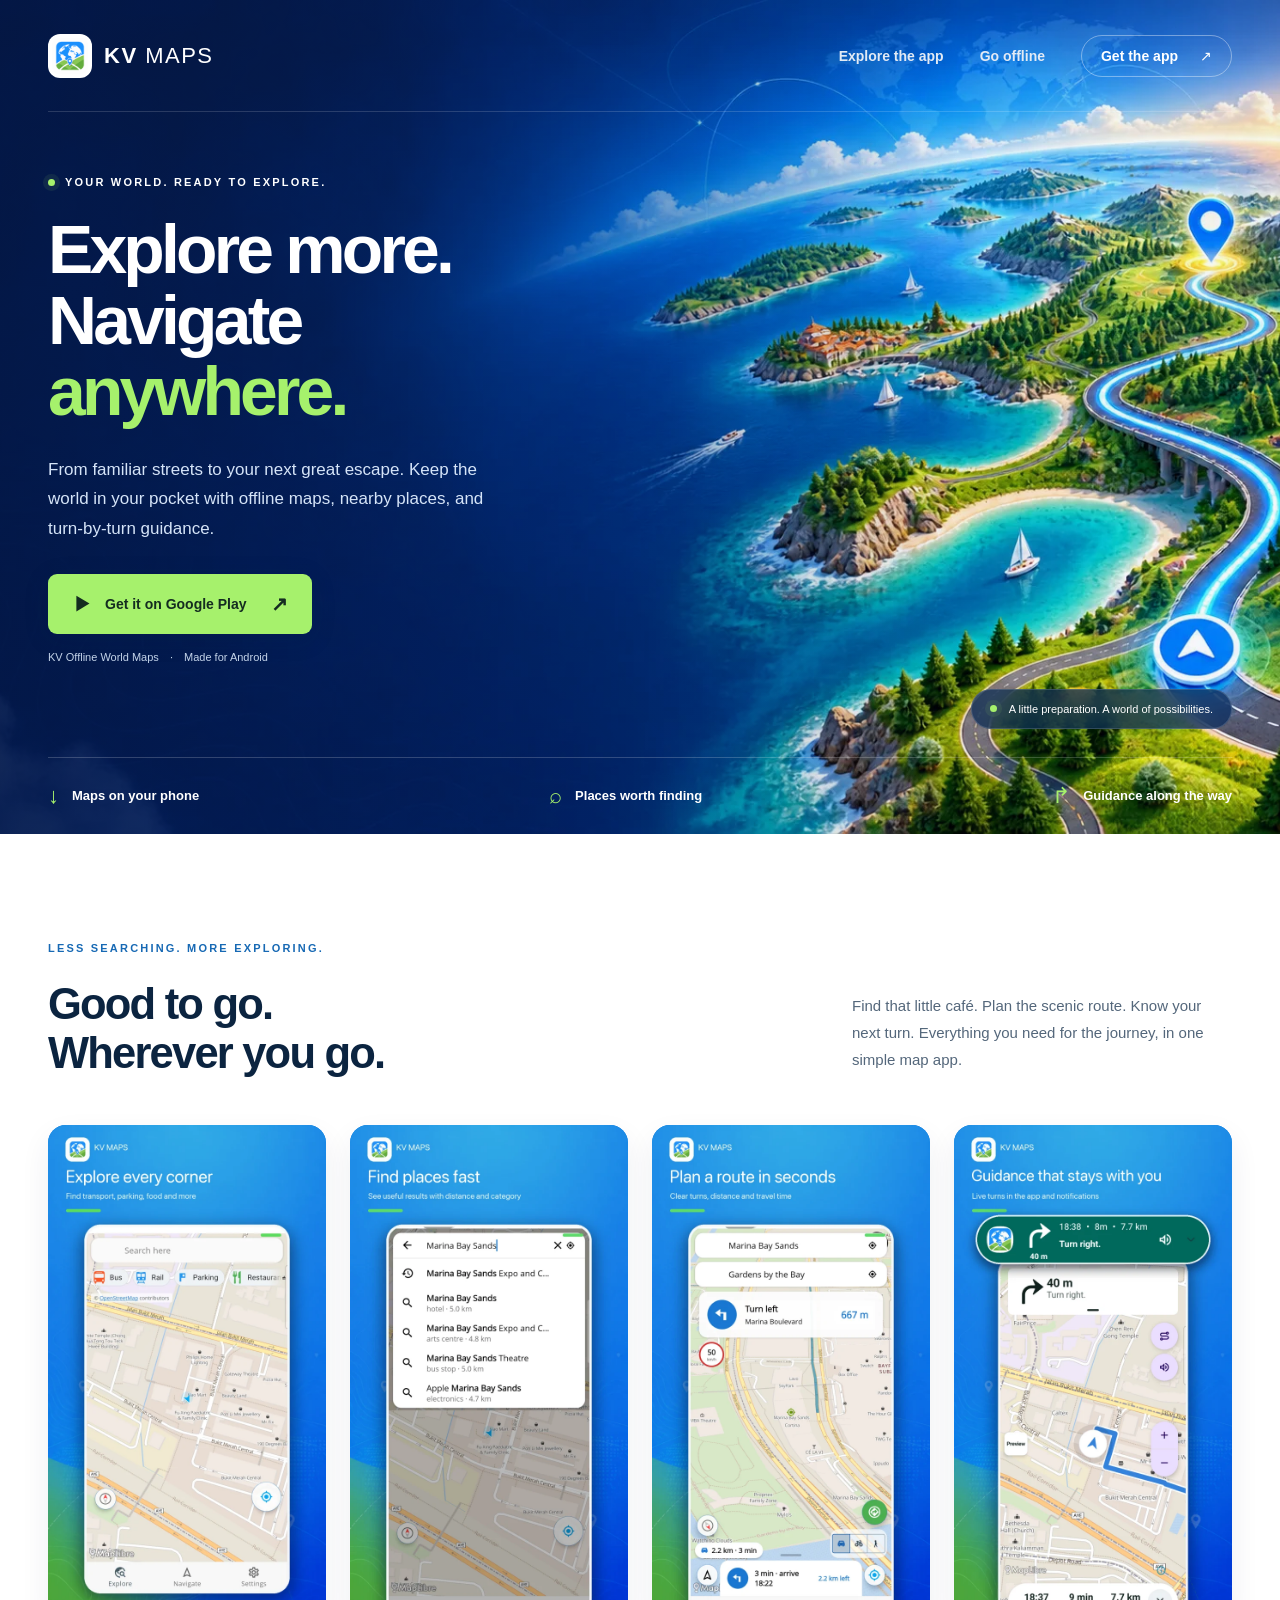
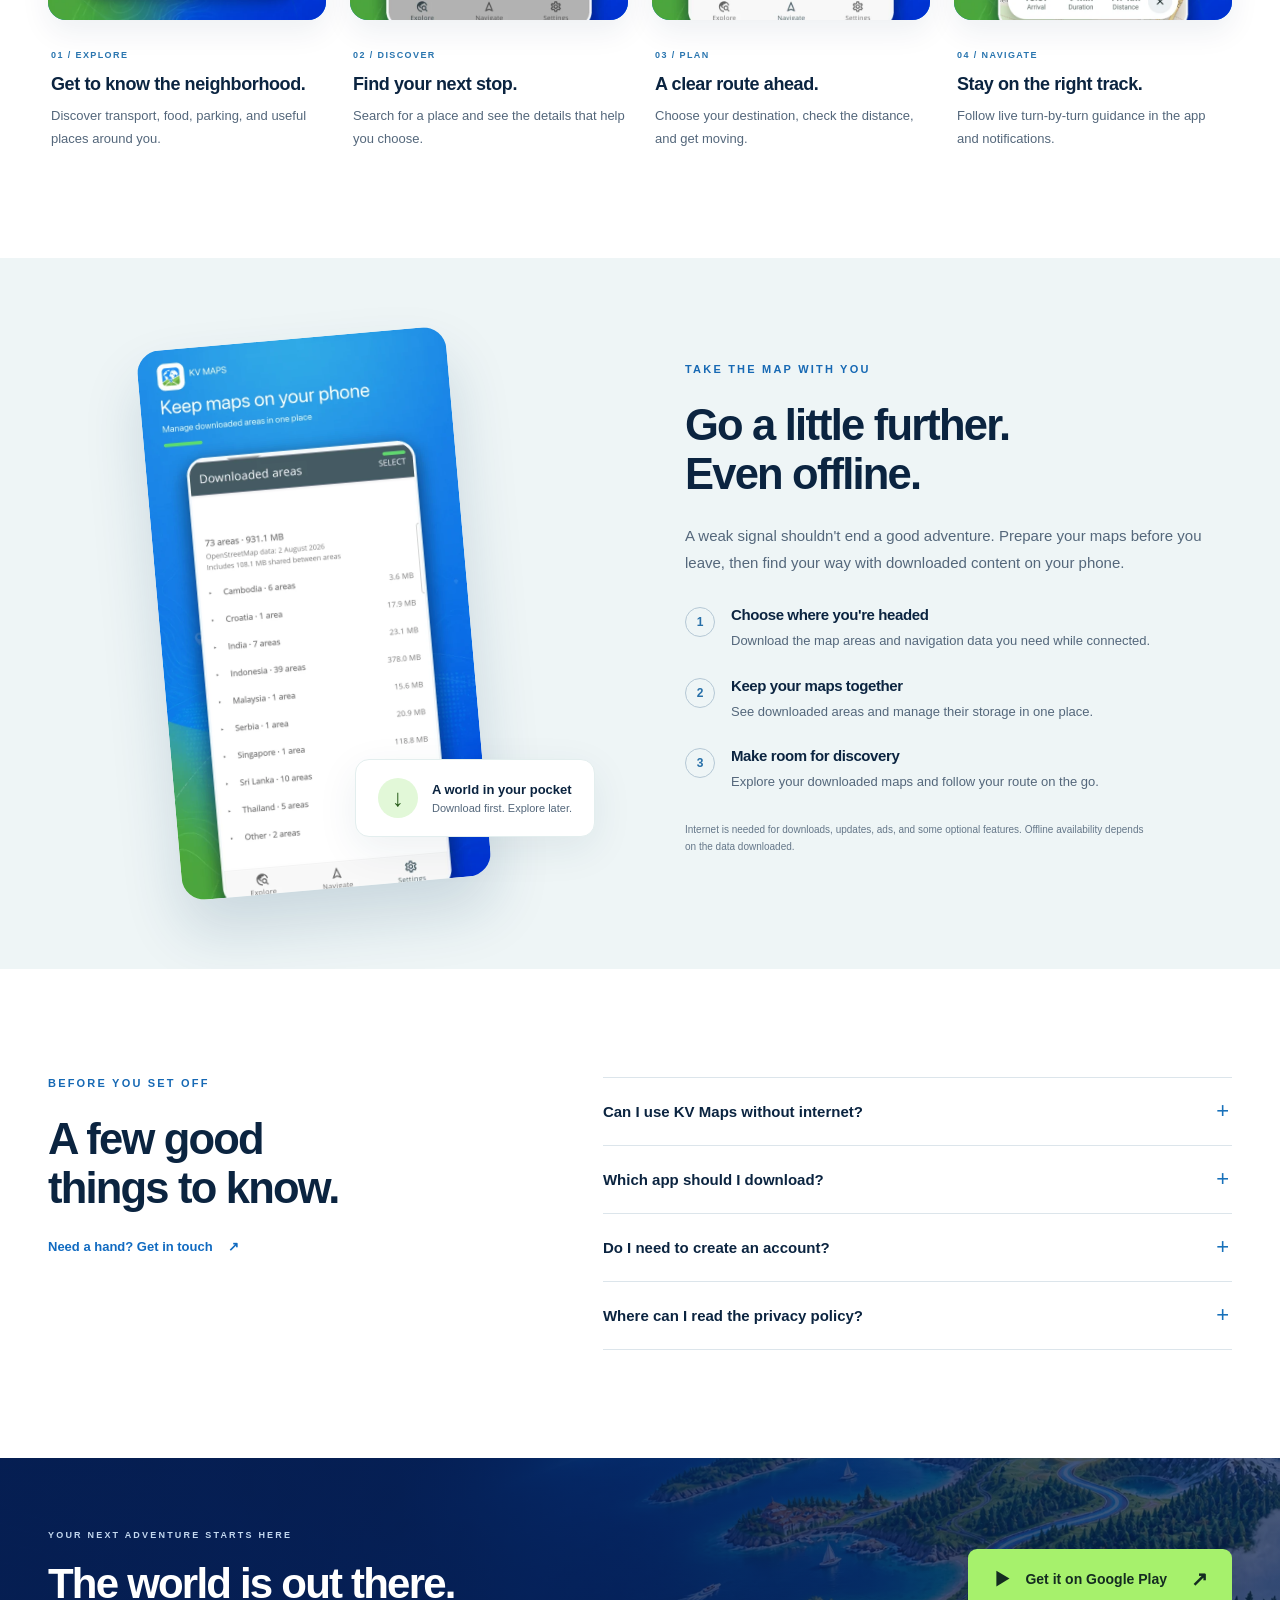
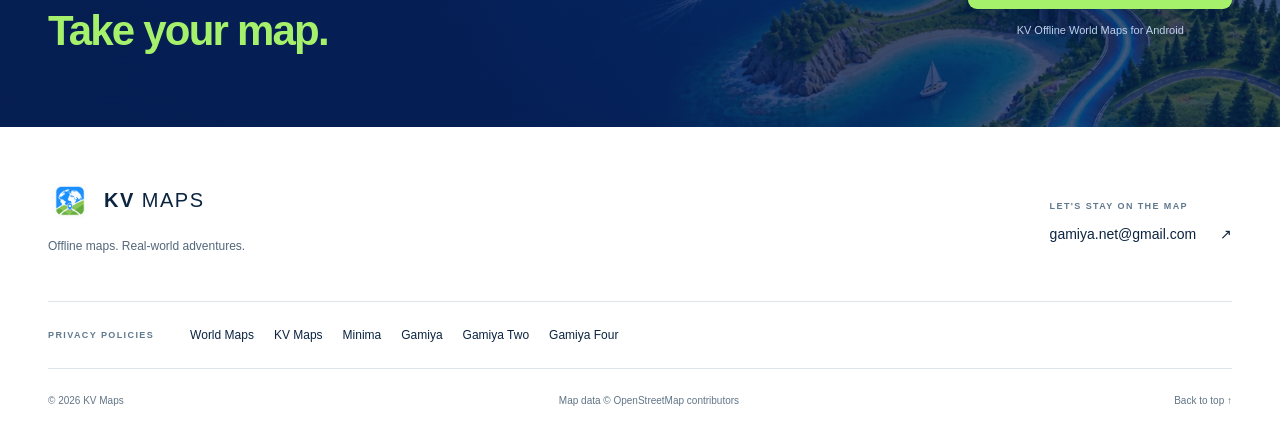
<file: index.html>
<!DOCTYPE html>
<html lang="en">
<head>
  <meta charset="UTF-8">
  <meta name="viewport" content="width=device-width, initial-scale=1">
  <meta name="theme-color" content="#061e50">
  <title>KV Maps — Explore more. Navigate anywhere.</title>
  <meta name="description" content="Meet KV Offline World Maps for Android. Download maps, discover nearby places, and find your way with turn-by-turn navigation.">
  <link rel="canonical" href="https://kvmaps.com/">
  <link rel="icon" type="image/webp" href="assets/kv-maps-icon.webp">
  <link rel="preload" as="image" href="assets/world-map-landscape.webp">
  <link rel="stylesheet" href="stylesheets/landing.css">
  <meta property="og:type" content="website">
  <meta property="og:site_name" content="KV Maps">
  <meta property="og:title" content="KV Maps — Explore more. Navigate anywhere.">
  <meta property="og:description" content="Offline maps, nearby places, and live navigation. Your next adventure starts here.">
  <meta property="og:url" content="https://kvmaps.com/">
  <meta property="og:image" content="https://kvmaps.com/assets/social-preview.png">
  <meta property="og:image:width" content="1024">
  <meta property="og:image:height" content="500">
  <meta property="og:image:alt" content="KV Maps: Explore more. Navigate anywhere. A coastal landscape with a glowing navigation route.">
  <meta name="twitter:card" content="summary_large_image">
  <meta name="twitter:title" content="KV Maps — Explore more. Navigate anywhere.">
  <meta name="twitter:description" content="Offline maps, nearby places, and live navigation for Android.">
  <meta name="twitter:image" content="https://kvmaps.com/assets/social-preview.png">
</head>
<body>
  <a class="skip-link" href="#main">Skip to content</a>
  <main id="main">
  <div class="hero-shell">
    <header class="site-header wrap">
      <a class="brand" href="/" aria-label="KV Maps home"><img src="assets/kv-maps-icon.webp" width="44" height="44" alt=""><span>KV <b>MAPS</b></span></a>
      <nav aria-label="Main navigation">
        <a href="#features">Explore the app</a>
        <a href="#offline">Go offline</a>
        <a class="nav-download" href="https://play.google.com/store/apps/details?id=com.kvmaps.worldmap">Get the app <span aria-hidden="true">↗</span></a>
      </nav>
    </header>
      <section class="hero wrap" aria-labelledby="hero-title">
        <div class="hero-copy">
          <p class="eyebrow"><span class="status-dot"></span> YOUR WORLD. READY TO EXPLORE.</p>
          <h1 id="hero-title">Explore more.<br>Navigate <em>anywhere.</em></h1>
          <p class="hero-description">From familiar streets to your next great escape. Keep the world in your pocket with offline maps, nearby places, and turn-by-turn guidance.</p>
          <a class="button button-green" href="https://play.google.com/store/apps/details?id=com.kvmaps.worldmap"><svg viewBox="0 0 24 24" aria-hidden="true"><path d="m5 3 15 9L5 21Z"/></svg><span>Get it on Google Play</span><span aria-hidden="true">↗</span></a>
          <p class="hero-note">KV Offline World Maps <span>·</span> Made for Android</p>
        </div>
        <div class="hero-caption"><span class="status-dot"></span> A little preparation. A world of possibilities.</div>
      </section>
      <div class="benefits wrap" aria-label="App highlights"><span><i aria-hidden="true">↓</i> Maps on your phone</span><span><i aria-hidden="true">⌕</i> Places worth finding</span><span><i aria-hidden="true">↱</i> Guidance along the way</span></div>
  </div>

  <section class="features section-space" id="features" aria-labelledby="features-title">
    <div class="wrap">
      <div class="section-heading">
        <div><p class="eyebrow blue-label">LESS SEARCHING. MORE EXPLORING.</p><h2 id="features-title">Good to go.<br>Wherever you go.</h2></div>
        <p>Find that little café. Plan the scenic route. Know your next turn. Everything you need for the journey, in one simple map app.</p>
      </div>
      <div class="screenshot-grid">
        <figure><div class="screenshot"><img src="assets/explore.webp" alt="KV Maps Explore screen showing nearby transport, parking, and restaurants on the map." width="648" height="1152" loading="lazy" decoding="async"></div><figcaption><span class="feature-number">01 / EXPLORE</span><h3>Get to know the neighborhood.</h3><p>Discover transport, food, parking, and useful places around you.</p></figcaption></figure>
        <figure><div class="screenshot"><img src="assets/search.webp" alt="A search for Marina Bay Sands with place categories and distances." width="648" height="1152" loading="lazy" decoding="async"></div><figcaption><span class="feature-number">02 / DISCOVER</span><h3>Find your next stop.</h3><p>Search for a place and see the details that help you choose.</p></figcaption></figure>
        <figure><div class="screenshot"><img src="assets/routes.webp" alt="A route from Marina Bay Sands to Gardens by the Bay, with distance and travel time." width="648" height="1152" loading="lazy" decoding="async"></div><figcaption><span class="feature-number">03 / PLAN</span><h3>A clear route ahead.</h3><p>Choose your destination, check the distance, and get moving.</p></figcaption></figure>
        <figure><div class="screenshot"><img src="assets/navigation.webp" alt="Active navigation with the next turn, arrival time, and a live navigation notification." width="648" height="1152" loading="lazy" decoding="async"></div><figcaption><span class="feature-number">04 / NAVIGATE</span><h3>Stay on the right track.</h3><p>Follow live turn-by-turn guidance in the app and notifications.</p></figcaption></figure>
      </div>
    </div>
  </section>

  <section class="offline-section" id="offline" aria-labelledby="offline-title">
    <div class="wrap offline-layout">
      <div class="offline-visual">
        <div class="offline-image"><img src="assets/offline.webp" alt="Downloaded areas in KV Maps, organized by country with storage sizes." width="648" height="1152" loading="lazy" decoding="async"></div>
        <div class="offline-label"><span class="offline-label-icon" aria-hidden="true">↓</span><span><strong>A world in your pocket</strong><small>Download first. Explore later.</small></span></div>
      </div>
      <div class="offline-copy">
        <p class="eyebrow blue-label">TAKE THE MAP WITH YOU</p>
        <h2 id="offline-title">Go a little further.<br>Even offline.</h2>
        <p class="section-description">A weak signal shouldn't end a good adventure. Prepare your maps before you leave, then find your way with downloaded content on your phone.</p>
        <ol class="steps">
          <li><span class="step-number">1</span><div><h3>Choose where you're headed</h3><p>Download the map areas and navigation data you need while connected.</p></div></li>
          <li><span class="step-number">2</span><div><h3>Keep your maps together</h3><p>See downloaded areas and manage their storage in one place.</p></div></li>
          <li><span class="step-number">3</span><div><h3>Make room for discovery</h3><p>Explore your downloaded maps and follow your route on the go.</p></div></li>
        </ol>
        <p class="fine-print">Internet is needed for downloads, updates, ads, and some optional features. Offline availability depends on the data downloaded.</p>
      </div>
    </div>
  </section>

  <section class="faq-section wrap section-space" aria-labelledby="faq-title">
    <div><p class="eyebrow blue-label">BEFORE YOU SET OFF</p><h2 id="faq-title">A few good<br>things to know.</h2><a class="text-link" href="mailto:gamiya.net@gmail.com">Need a hand? Get in touch <span aria-hidden="true">↗</span></a></div>
    <div class="faq-list">
      <details><summary>Can I use KV Maps without internet?</summary><p>Yes. Download the relevant maps and navigation data while you have a connection. Downloaded content is stored on your phone for offline use. Downloads, updates, ads, and certain optional features still need internet access.</p></details>
      <details><summary>Which app should I download?</summary><p>For the world map app featured here, choose <a href="https://play.google.com/store/apps/details?id=com.kvmaps.worldmap">KV Offline World Maps on Google Play</a>. It is shown as KV Maps in the app and is available for Android.</p></details>
      <details><summary>Do I need to create an account?</summary><p>No account is required to use KV Offline World Maps. Your downloaded content, preferences, and saved search history are stored on your device.</p></details>
      <details><summary>Where can I read the privacy policy?</summary><p>Read the <a href="privacy-worldmap.html">KV Offline World Maps privacy policy</a> for information about device data, permissions, advertising, and service providers. Policies for our other apps are linked below.</p></details>
    </div>
  </section>

  <section class="download-section" aria-labelledby="download-title">
    <div class="wrap download-inner"><div><p class="eyebrow">YOUR NEXT ADVENTURE STARTS HERE</p><h2 id="download-title">The world is out there.<br><span>Take your map.</span></h2></div><div class="download-action"><a class="button button-green" href="https://play.google.com/store/apps/details?id=com.kvmaps.worldmap"><svg viewBox="0 0 24 24" aria-hidden="true"><path d="m5 3 15 9L5 21Z"/></svg><span>Get it on Google Play</span><span aria-hidden="true">↗</span></a><p>KV Offline World Maps for Android</p></div></div>
  </section>
  </main>

  <footer class="site-footer wrap">
    <div class="footer-top"><div><a class="brand" href="/" aria-label="KV Maps home"><img src="assets/kv-maps-icon.webp" width="44" height="44" alt=""><span>KV <b>MAPS</b></span></a><p>Offline maps. Real-world adventures.</p></div><div class="footer-contact"><span class="footer-label">LET'S STAY ON THE MAP</span><a href="mailto:gamiya.net@gmail.com">gamiya.net@gmail.com <span aria-hidden="true">↗</span></a></div></div>
    <div class="privacy-links"><span class="footer-label">PRIVACY POLICIES</span><nav aria-label="Privacy policies"><a href="privacy-worldmap.html">World Maps</a><a href="privacy-kvmaps.html">KV Maps</a><a href="privacy-minima.html">Minima</a><a href="privacy-gamiya.html">Gamiya</a><a href="privacy-gamiya-two.html">Gamiya Two</a><a href="privacy-gamiya-four.html">Gamiya Four</a></nav></div>
    <div class="footer-bottom"><span>© 2026 KV Maps</span><span>Map data © <a href="https://www.openstreetmap.org/copyright">OpenStreetMap contributors</a></span><a href="#main">Back to top ↑</a></div>
  </footer>
</body>
</html>
</file>
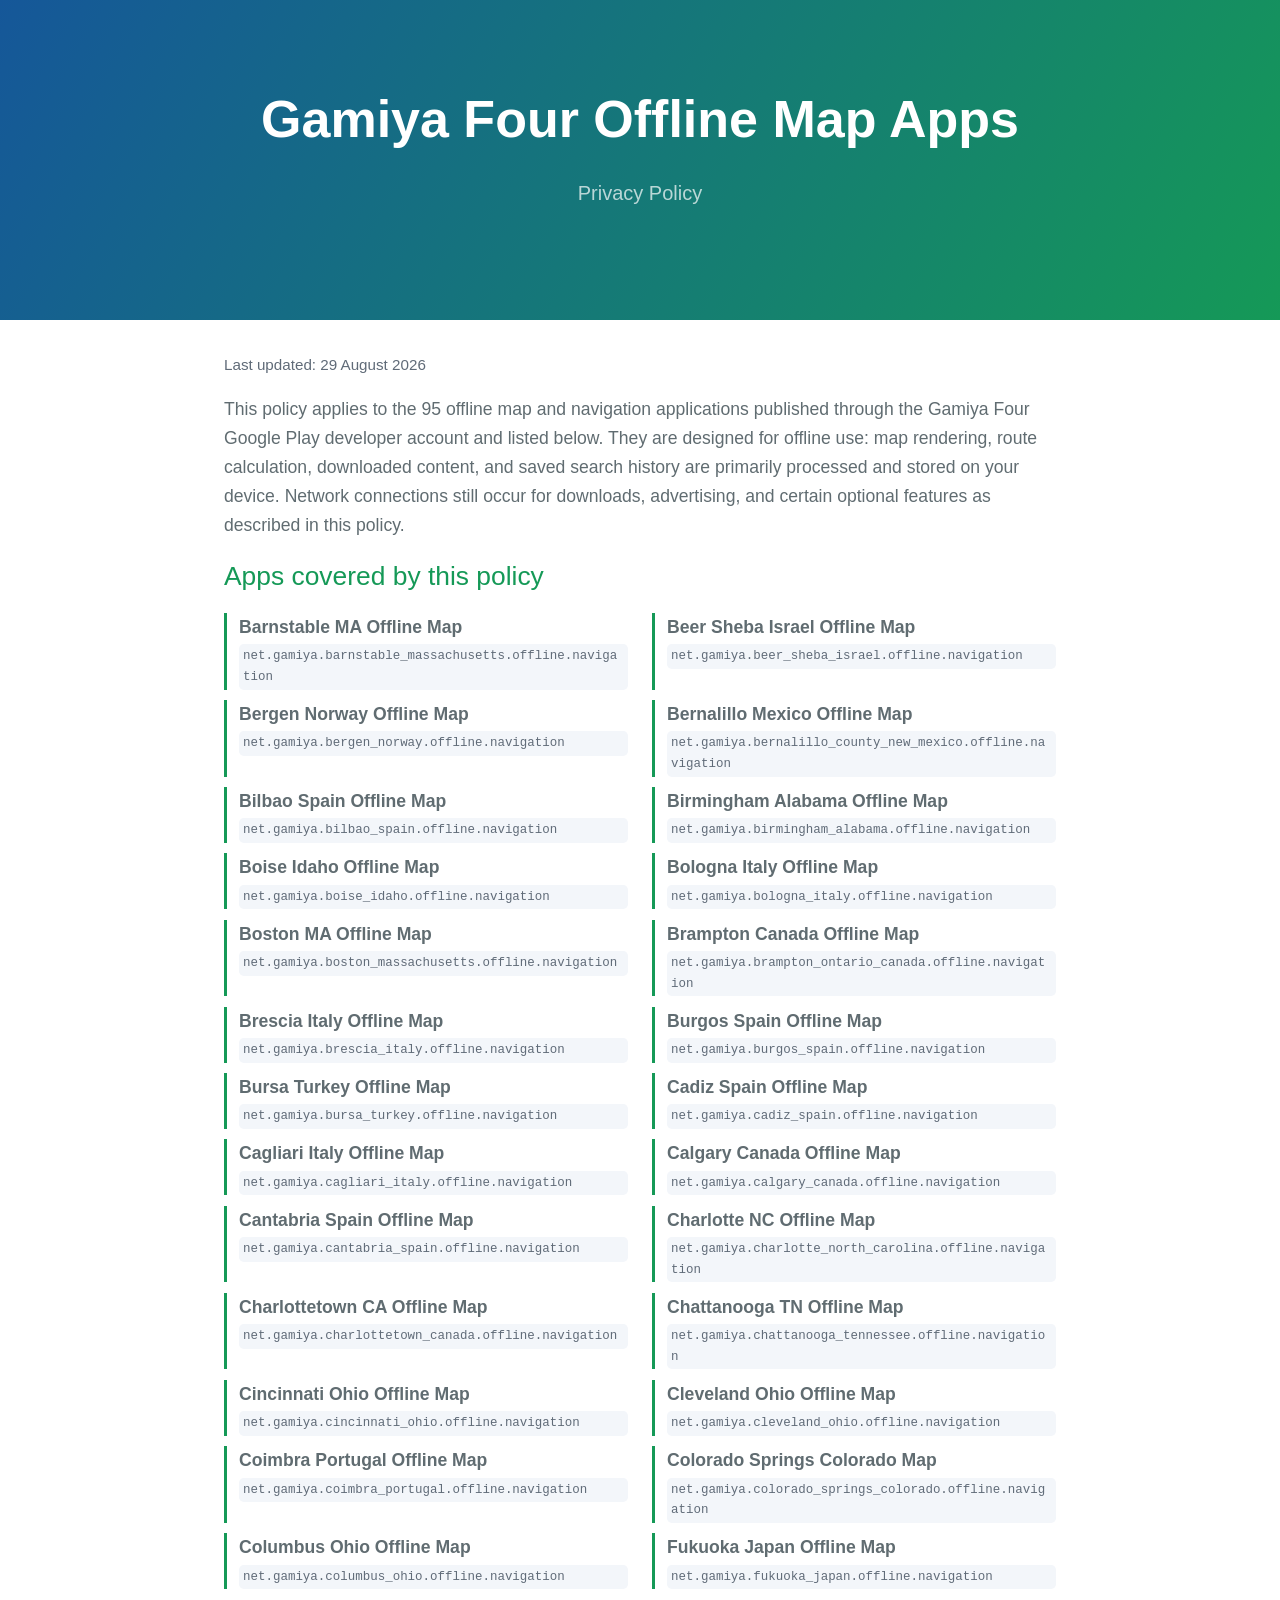
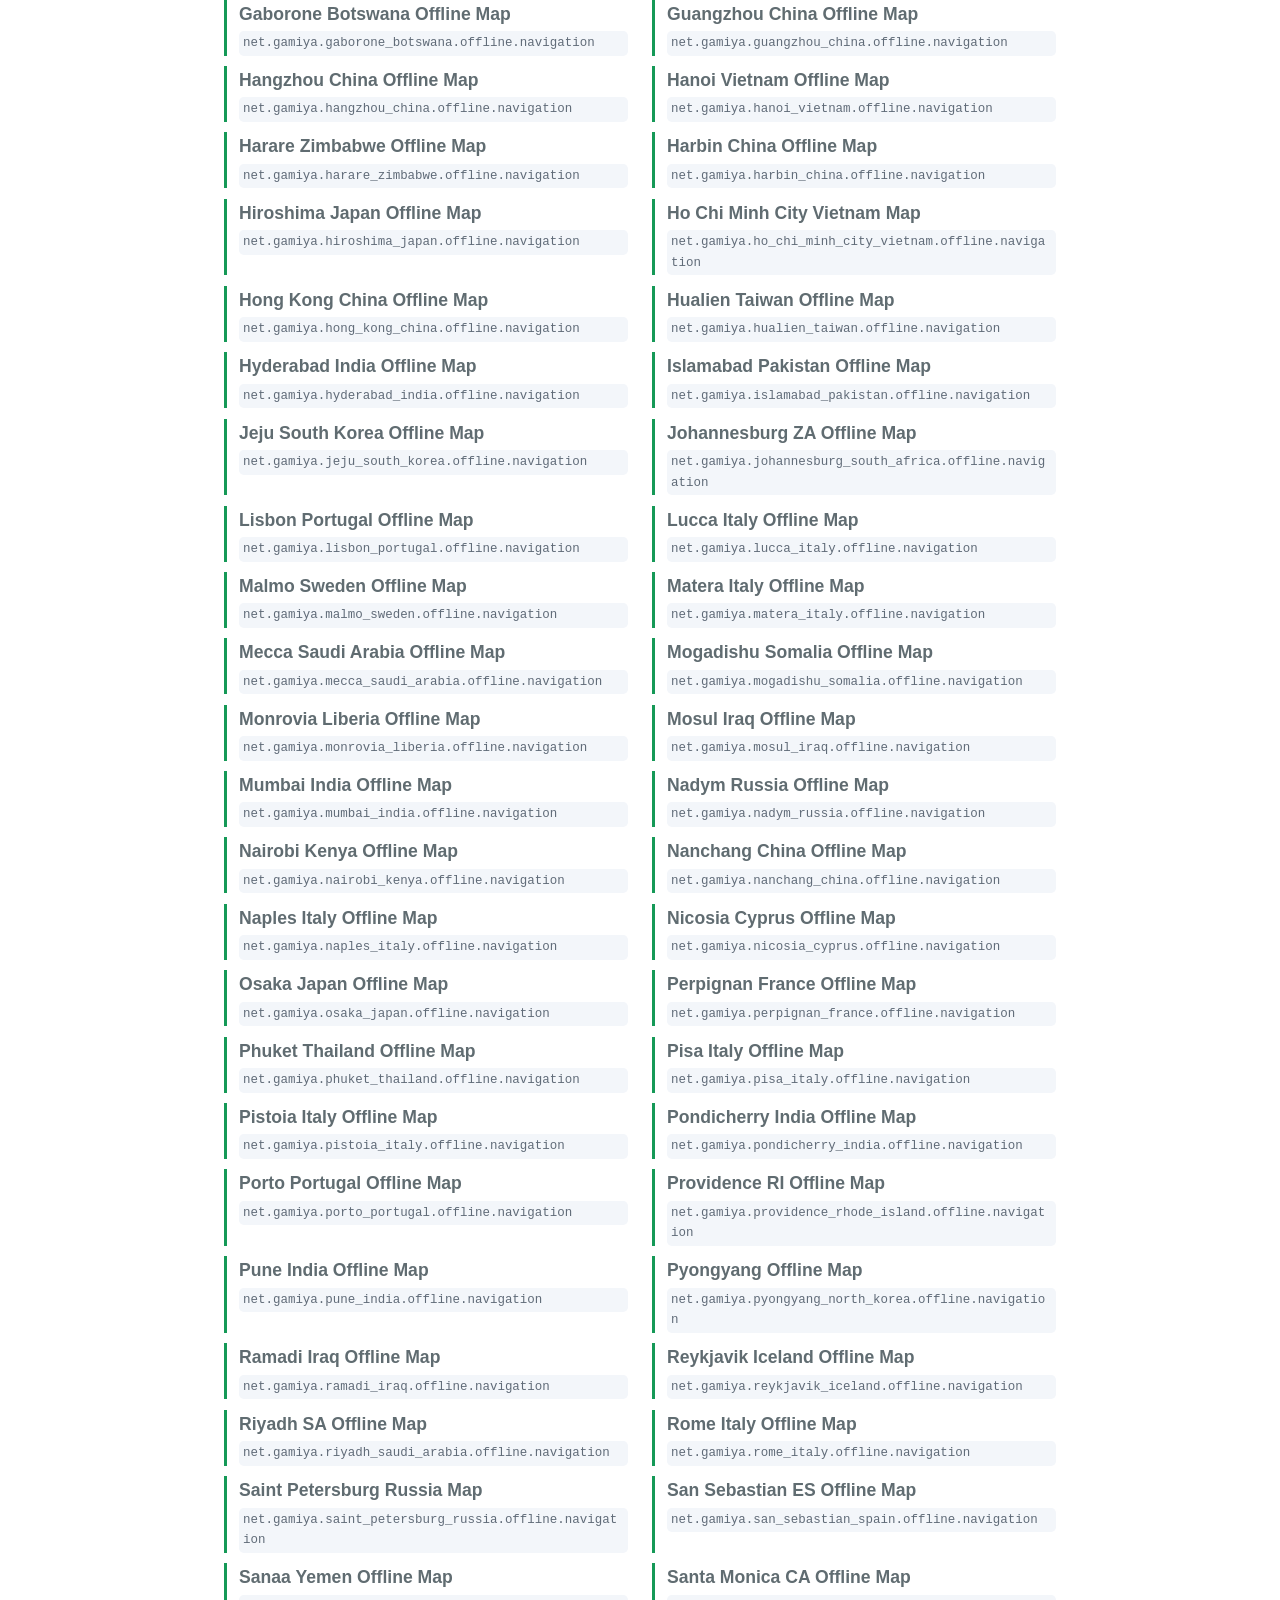
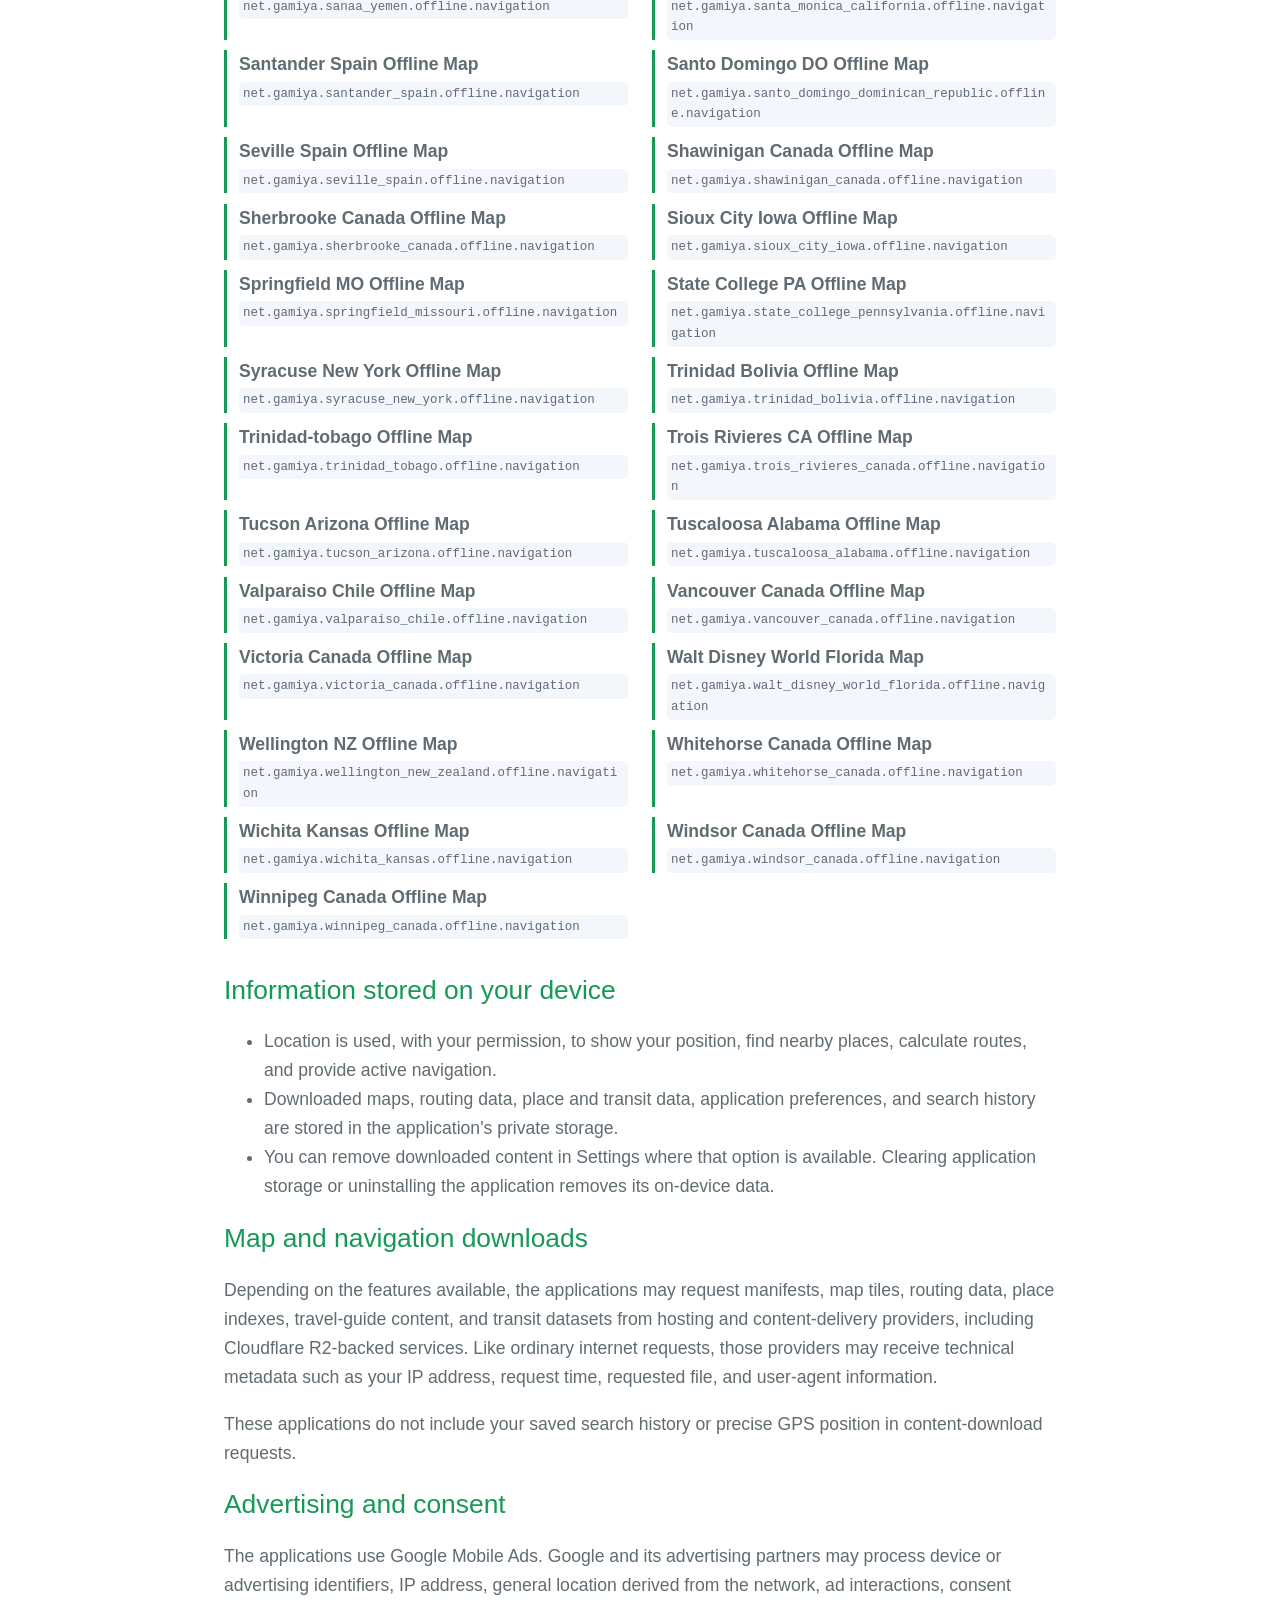
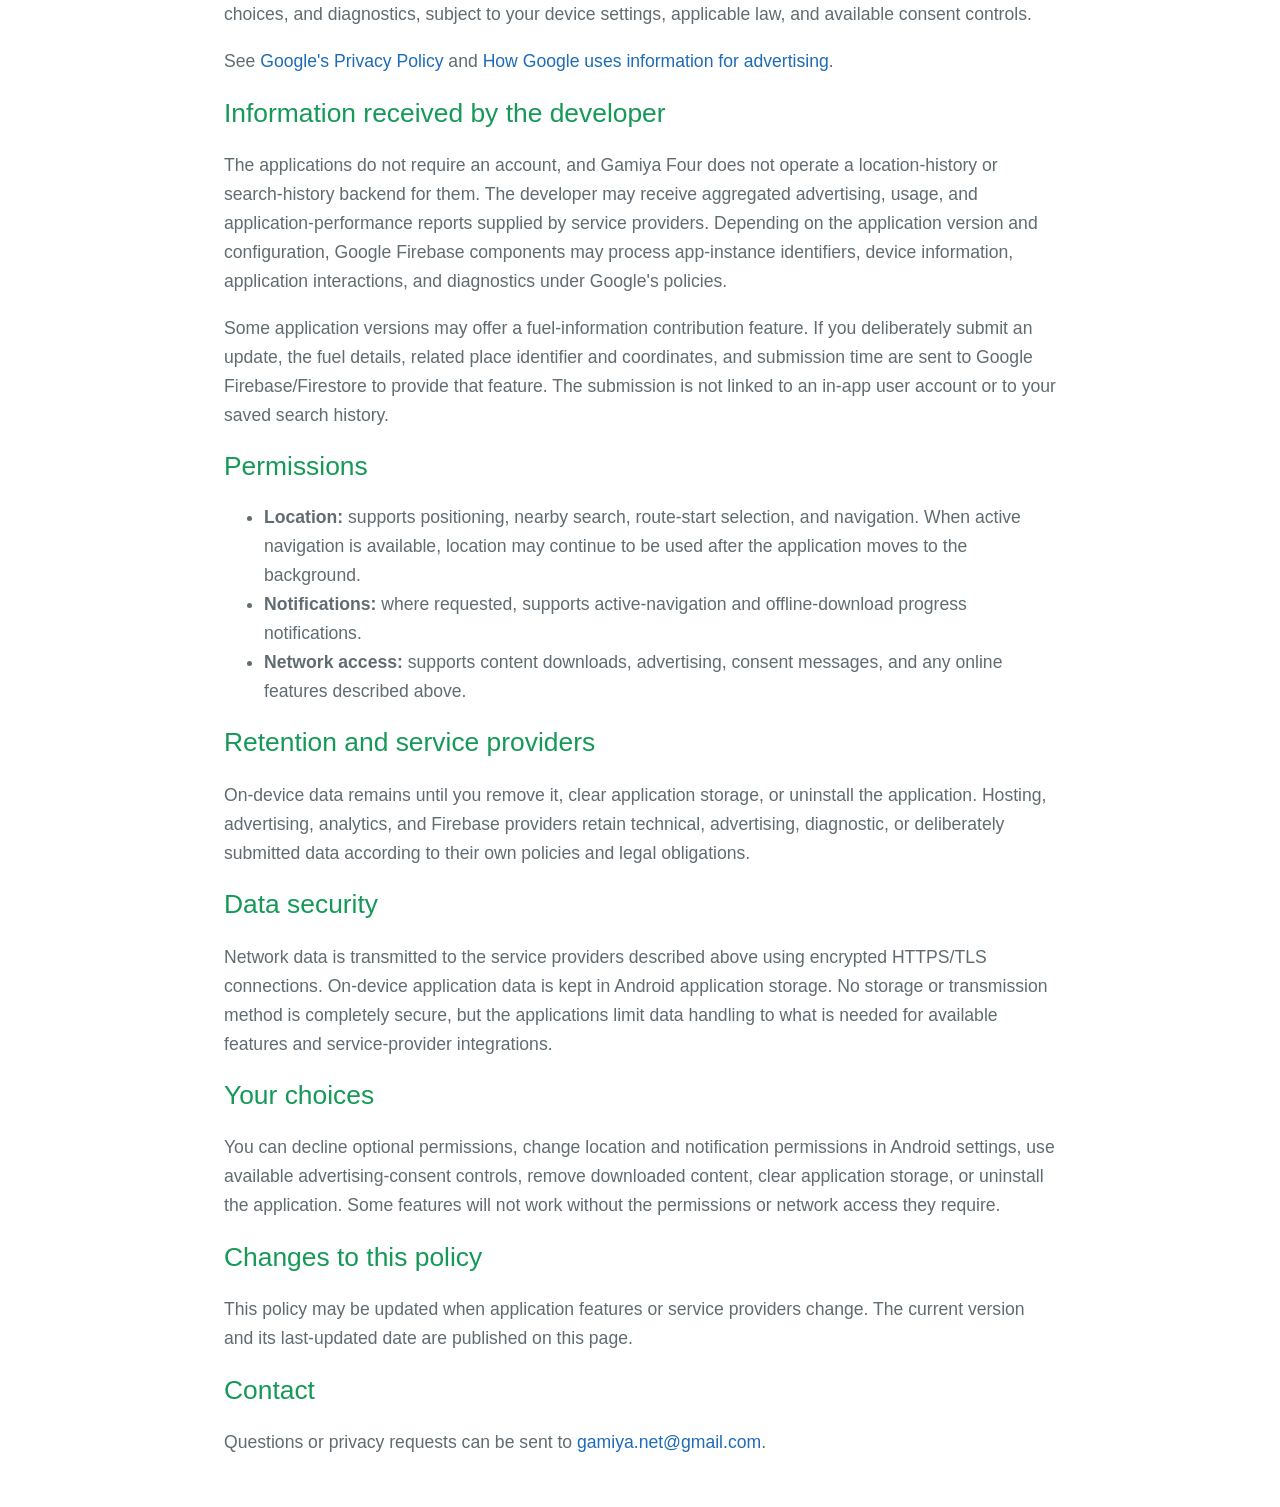
<file: privacy-gamiya-four.html>
<!DOCTYPE html>
<html lang="en">
  <head>
    <meta charset="UTF-8">
    <meta name="viewport" content="width=device-width, initial-scale=1">
    <meta name="description" content="Privacy policy for Gamiya Four Offline Map Apps.">
    <title>Gamiya Four Offline Map Apps - Privacy Policy</title>
    <link rel="stylesheet" href="stylesheets/normalize.css">
    <link rel="stylesheet" href="stylesheets/stylesheet.css">
    <link rel="stylesheet" href="stylesheets/privacy-policy.css">
  </head>
  <body>
    <header class="page-header">
      <h1 class="project-name">Gamiya Four Offline Map Apps</h1>
      <p class="project-tagline">Privacy Policy</p>
    </header>

    <main class="main-content policy-content">
      <p class="last-updated">Last updated: 29 August 2026</p>
      <p>This policy applies to the 95 offline map and navigation applications published through the Gamiya Four Google Play developer account and listed below. They are designed for offline use: map rendering, route calculation, downloaded content, and saved search history are primarily processed and stored on your device. Network connections still occur for downloads, advertising, and certain optional features as described in this policy.</p>

      <section aria-labelledby="covered-apps">
        <h2 id="covered-apps">Apps covered by this policy</h2>
        <ul class="app-list">
          <li><strong>Barnstable MA Offline Map</strong><code>net.gamiya.barnstable_massachusetts.offline.navigation</code></li>
          <li><strong>Beer Sheba Israel Offline Map</strong><code>net.gamiya.beer_sheba_israel.offline.navigation</code></li>
          <li><strong>Bergen Norway Offline Map</strong><code>net.gamiya.bergen_norway.offline.navigation</code></li>
          <li><strong>Bernalillo Mexico Offline Map</strong><code>net.gamiya.bernalillo_county_new_mexico.offline.navigation</code></li>
          <li><strong>Bilbao Spain Offline Map</strong><code>net.gamiya.bilbao_spain.offline.navigation</code></li>
          <li><strong>Birmingham Alabama Offline Map</strong><code>net.gamiya.birmingham_alabama.offline.navigation</code></li>
          <li><strong>Boise Idaho Offline Map</strong><code>net.gamiya.boise_idaho.offline.navigation</code></li>
          <li><strong>Bologna Italy Offline Map</strong><code>net.gamiya.bologna_italy.offline.navigation</code></li>
          <li><strong>Boston MA Offline Map</strong><code>net.gamiya.boston_massachusetts.offline.navigation</code></li>
          <li><strong>Brampton Canada Offline Map</strong><code>net.gamiya.brampton_ontario_canada.offline.navigation</code></li>
          <li><strong>Brescia Italy Offline Map</strong><code>net.gamiya.brescia_italy.offline.navigation</code></li>
          <li><strong>Burgos Spain Offline Map</strong><code>net.gamiya.burgos_spain.offline.navigation</code></li>
          <li><strong>Bursa Turkey Offline Map</strong><code>net.gamiya.bursa_turkey.offline.navigation</code></li>
          <li><strong>Cadiz Spain Offline Map</strong><code>net.gamiya.cadiz_spain.offline.navigation</code></li>
          <li><strong>Cagliari Italy Offline Map</strong><code>net.gamiya.cagliari_italy.offline.navigation</code></li>
          <li><strong>Calgary Canada Offline Map</strong><code>net.gamiya.calgary_canada.offline.navigation</code></li>
          <li><strong>Cantabria Spain Offline Map</strong><code>net.gamiya.cantabria_spain.offline.navigation</code></li>
          <li><strong>Charlotte NC Offline Map</strong><code>net.gamiya.charlotte_north_carolina.offline.navigation</code></li>
          <li><strong>Charlottetown CA Offline Map</strong><code>net.gamiya.charlottetown_canada.offline.navigation</code></li>
          <li><strong>Chattanooga TN Offline Map</strong><code>net.gamiya.chattanooga_tennessee.offline.navigation</code></li>
          <li><strong>Cincinnati Ohio Offline Map</strong><code>net.gamiya.cincinnati_ohio.offline.navigation</code></li>
          <li><strong>Cleveland Ohio Offline Map</strong><code>net.gamiya.cleveland_ohio.offline.navigation</code></li>
          <li><strong>Coimbra Portugal Offline Map</strong><code>net.gamiya.coimbra_portugal.offline.navigation</code></li>
          <li><strong>Colorado Springs Colorado Map</strong><code>net.gamiya.colorado_springs_colorado.offline.navigation</code></li>
          <li><strong>Columbus Ohio Offline Map</strong><code>net.gamiya.columbus_ohio.offline.navigation</code></li>
          <li><strong>Fukuoka Japan Offline Map</strong><code>net.gamiya.fukuoka_japan.offline.navigation</code></li>
          <li><strong>Gaborone Botswana Offline Map</strong><code>net.gamiya.gaborone_botswana.offline.navigation</code></li>
          <li><strong>Guangzhou China Offline Map</strong><code>net.gamiya.guangzhou_china.offline.navigation</code></li>
          <li><strong>Hangzhou China Offline Map</strong><code>net.gamiya.hangzhou_china.offline.navigation</code></li>
          <li><strong>Hanoi Vietnam Offline Map</strong><code>net.gamiya.hanoi_vietnam.offline.navigation</code></li>
          <li><strong>Harare Zimbabwe Offline Map</strong><code>net.gamiya.harare_zimbabwe.offline.navigation</code></li>
          <li><strong>Harbin China Offline Map</strong><code>net.gamiya.harbin_china.offline.navigation</code></li>
          <li><strong>Hiroshima Japan Offline Map</strong><code>net.gamiya.hiroshima_japan.offline.navigation</code></li>
          <li><strong>Ho Chi Minh City Vietnam Map</strong><code>net.gamiya.ho_chi_minh_city_vietnam.offline.navigation</code></li>
          <li><strong>Hong Kong China Offline Map</strong><code>net.gamiya.hong_kong_china.offline.navigation</code></li>
          <li><strong>Hualien Taiwan Offline Map</strong><code>net.gamiya.hualien_taiwan.offline.navigation</code></li>
          <li><strong>Hyderabad India Offline Map</strong><code>net.gamiya.hyderabad_india.offline.navigation</code></li>
          <li><strong>Islamabad Pakistan Offline Map</strong><code>net.gamiya.islamabad_pakistan.offline.navigation</code></li>
          <li><strong>Jeju South Korea Offline Map</strong><code>net.gamiya.jeju_south_korea.offline.navigation</code></li>
          <li><strong>Johannesburg ZA Offline Map</strong><code>net.gamiya.johannesburg_south_africa.offline.navigation</code></li>
          <li><strong>Lisbon Portugal Offline Map</strong><code>net.gamiya.lisbon_portugal.offline.navigation</code></li>
          <li><strong>Lucca Italy Offline Map</strong><code>net.gamiya.lucca_italy.offline.navigation</code></li>
          <li><strong>Malmo Sweden Offline Map</strong><code>net.gamiya.malmo_sweden.offline.navigation</code></li>
          <li><strong>Matera Italy Offline Map</strong><code>net.gamiya.matera_italy.offline.navigation</code></li>
          <li><strong>Mecca Saudi Arabia Offline Map</strong><code>net.gamiya.mecca_saudi_arabia.offline.navigation</code></li>
          <li><strong>Mogadishu Somalia Offline Map</strong><code>net.gamiya.mogadishu_somalia.offline.navigation</code></li>
          <li><strong>Monrovia Liberia Offline Map</strong><code>net.gamiya.monrovia_liberia.offline.navigation</code></li>
          <li><strong>Mosul Iraq Offline Map</strong><code>net.gamiya.mosul_iraq.offline.navigation</code></li>
          <li><strong>Mumbai India Offline Map</strong><code>net.gamiya.mumbai_india.offline.navigation</code></li>
          <li><strong>Nadym Russia Offline Map</strong><code>net.gamiya.nadym_russia.offline.navigation</code></li>
          <li><strong>Nairobi Kenya Offline Map</strong><code>net.gamiya.nairobi_kenya.offline.navigation</code></li>
          <li><strong>Nanchang China Offline Map</strong><code>net.gamiya.nanchang_china.offline.navigation</code></li>
          <li><strong>Naples Italy Offline Map</strong><code>net.gamiya.naples_italy.offline.navigation</code></li>
          <li><strong>Nicosia Cyprus Offline Map</strong><code>net.gamiya.nicosia_cyprus.offline.navigation</code></li>
          <li><strong>Osaka Japan Offline Map</strong><code>net.gamiya.osaka_japan.offline.navigation</code></li>
          <li><strong>Perpignan France Offline Map</strong><code>net.gamiya.perpignan_france.offline.navigation</code></li>
          <li><strong>Phuket Thailand Offline Map</strong><code>net.gamiya.phuket_thailand.offline.navigation</code></li>
          <li><strong>Pisa Italy Offline Map</strong><code>net.gamiya.pisa_italy.offline.navigation</code></li>
          <li><strong>Pistoia Italy Offline Map</strong><code>net.gamiya.pistoia_italy.offline.navigation</code></li>
          <li><strong>Pondicherry India Offline Map</strong><code>net.gamiya.pondicherry_india.offline.navigation</code></li>
          <li><strong>Porto Portugal Offline Map</strong><code>net.gamiya.porto_portugal.offline.navigation</code></li>
          <li><strong>Providence RI Offline Map</strong><code>net.gamiya.providence_rhode_island.offline.navigation</code></li>
          <li><strong>Pune India Offline Map</strong><code>net.gamiya.pune_india.offline.navigation</code></li>
          <li><strong>Pyongyang Offline Map</strong><code>net.gamiya.pyongyang_north_korea.offline.navigation</code></li>
          <li><strong>Ramadi Iraq Offline Map</strong><code>net.gamiya.ramadi_iraq.offline.navigation</code></li>
          <li><strong>Reykjavik Iceland Offline Map</strong><code>net.gamiya.reykjavik_iceland.offline.navigation</code></li>
          <li><strong>Riyadh SA Offline Map</strong><code>net.gamiya.riyadh_saudi_arabia.offline.navigation</code></li>
          <li><strong>Rome Italy Offline Map</strong><code>net.gamiya.rome_italy.offline.navigation</code></li>
          <li><strong>Saint Petersburg Russia Map</strong><code>net.gamiya.saint_petersburg_russia.offline.navigation</code></li>
          <li><strong>San Sebastian ES Offline Map</strong><code>net.gamiya.san_sebastian_spain.offline.navigation</code></li>
          <li><strong>Sanaa Yemen Offline Map</strong><code>net.gamiya.sanaa_yemen.offline.navigation</code></li>
          <li><strong>Santa Monica CA Offline Map</strong><code>net.gamiya.santa_monica_california.offline.navigation</code></li>
          <li><strong>Santander Spain Offline Map</strong><code>net.gamiya.santander_spain.offline.navigation</code></li>
          <li><strong>Santo Domingo DO Offline Map</strong><code>net.gamiya.santo_domingo_dominican_republic.offline.navigation</code></li>
          <li><strong>Seville Spain Offline Map</strong><code>net.gamiya.seville_spain.offline.navigation</code></li>
          <li><strong>Shawinigan Canada Offline Map</strong><code>net.gamiya.shawinigan_canada.offline.navigation</code></li>
          <li><strong>Sherbrooke Canada Offline Map</strong><code>net.gamiya.sherbrooke_canada.offline.navigation</code></li>
          <li><strong>Sioux City Iowa Offline Map</strong><code>net.gamiya.sioux_city_iowa.offline.navigation</code></li>
          <li><strong>Springfield MO Offline Map</strong><code>net.gamiya.springfield_missouri.offline.navigation</code></li>
          <li><strong>State College PA Offline Map</strong><code>net.gamiya.state_college_pennsylvania.offline.navigation</code></li>
          <li><strong>Syracuse New York Offline Map</strong><code>net.gamiya.syracuse_new_york.offline.navigation</code></li>
          <li><strong>Trinidad Bolivia Offline Map</strong><code>net.gamiya.trinidad_bolivia.offline.navigation</code></li>
          <li><strong>Trinidad-tobago Offline Map</strong><code>net.gamiya.trinidad_tobago.offline.navigation</code></li>
          <li><strong>Trois Rivieres CA Offline Map</strong><code>net.gamiya.trois_rivieres_canada.offline.navigation</code></li>
          <li><strong>Tucson Arizona Offline Map</strong><code>net.gamiya.tucson_arizona.offline.navigation</code></li>
          <li><strong>Tuscaloosa Alabama Offline Map</strong><code>net.gamiya.tuscaloosa_alabama.offline.navigation</code></li>
          <li><strong>Valparaiso Chile Offline Map</strong><code>net.gamiya.valparaiso_chile.offline.navigation</code></li>
          <li><strong>Vancouver Canada Offline Map</strong><code>net.gamiya.vancouver_canada.offline.navigation</code></li>
          <li><strong>Victoria Canada Offline Map</strong><code>net.gamiya.victoria_canada.offline.navigation</code></li>
          <li><strong>Walt Disney World Florida Map</strong><code>net.gamiya.walt_disney_world_florida.offline.navigation</code></li>
          <li><strong>Wellington NZ Offline Map</strong><code>net.gamiya.wellington_new_zealand.offline.navigation</code></li>
          <li><strong>Whitehorse Canada Offline Map</strong><code>net.gamiya.whitehorse_canada.offline.navigation</code></li>
          <li><strong>Wichita Kansas Offline Map</strong><code>net.gamiya.wichita_kansas.offline.navigation</code></li>
          <li><strong>Windsor Canada Offline Map</strong><code>net.gamiya.windsor_canada.offline.navigation</code></li>
          <li><strong>Winnipeg Canada Offline Map</strong><code>net.gamiya.winnipeg_canada.offline.navigation</code></li>
        </ul>
      </section>

      <section aria-labelledby="on-device">
        <h2 id="on-device">Information stored on your device</h2>
        <ul>
          <li>Location is used, with your permission, to show your position, find nearby places, calculate routes, and provide active navigation.</li>
          <li>Downloaded maps, routing data, place and transit data, application preferences, and search history are stored in the application's private storage.</li>
          <li>You can remove downloaded content in Settings where that option is available. Clearing application storage or uninstalling the application removes its on-device data.</li>
        </ul>
      </section>

      <section aria-labelledby="downloads">
        <h2 id="downloads">Map and navigation downloads</h2>
        <p>Depending on the features available, the applications may request manifests, map tiles, routing data, place indexes, travel-guide content, and transit datasets from hosting and content-delivery providers, including Cloudflare R2-backed services. Like ordinary internet requests, those providers may receive technical metadata such as your IP address, request time, requested file, and user-agent information.</p>
        <p>These applications do not include your saved search history or precise GPS position in content-download requests.</p>
      </section>

      <section aria-labelledby="advertising">
        <h2 id="advertising">Advertising and consent</h2>
        <p>The applications use Google Mobile Ads. Google and its advertising partners may process device or advertising identifiers, IP address, general location derived from the network, ad interactions, consent choices, and diagnostics, subject to your device settings, applicable law, and available consent controls.</p>
        <p>See <a href="https://policies.google.com/privacy">Google's Privacy Policy</a> and <a href="https://policies.google.com/technologies/ads">How Google uses information for advertising</a>.</p>
      </section>

      <section aria-labelledby="developer-information">
        <h2 id="developer-information">Information received by the developer</h2>
        <p>The applications do not require an account, and Gamiya Four does not operate a location-history or search-history backend for them. The developer may receive aggregated advertising, usage, and application-performance reports supplied by service providers. Depending on the application version and configuration, Google Firebase components may process app-instance identifiers, device information, application interactions, and diagnostics under Google's policies.</p>
        <p>Some application versions may offer a fuel-information contribution feature. If you deliberately submit an update, the fuel details, related place identifier and coordinates, and submission time are sent to Google Firebase/Firestore to provide that feature. The submission is not linked to an in-app user account or to your saved search history.</p>
      </section>

      <section aria-labelledby="permissions">
        <h2 id="permissions">Permissions</h2>
        <ul>
          <li><strong>Location:</strong> supports positioning, nearby search, route-start selection, and navigation. When active navigation is available, location may continue to be used after the application moves to the background.</li>
          <li><strong>Notifications:</strong> where requested, supports active-navigation and offline-download progress notifications.</li>
          <li><strong>Network access:</strong> supports content downloads, advertising, consent messages, and any online features described above.</li>
        </ul>
      </section>

      <section aria-labelledby="retention">
        <h2 id="retention">Retention and service providers</h2>
        <p>On-device data remains until you remove it, clear application storage, or uninstall the application. Hosting, advertising, analytics, and Firebase providers retain technical, advertising, diagnostic, or deliberately submitted data according to their own policies and legal obligations.</p>
      </section>

      <section aria-labelledby="security">
        <h2 id="security">Data security</h2>
        <p>Network data is transmitted to the service providers described above using encrypted HTTPS/TLS connections. On-device application data is kept in Android application storage. No storage or transmission method is completely secure, but the applications limit data handling to what is needed for available features and service-provider integrations.</p>
      </section>

      <section aria-labelledby="choices">
        <h2 id="choices">Your choices</h2>
        <p>You can decline optional permissions, change location and notification permissions in Android settings, use available advertising-consent controls, remove downloaded content, clear application storage, or uninstall the application. Some features will not work without the permissions or network access they require.</p>
      </section>

      <section aria-labelledby="changes">
        <h2 id="changes">Changes to this policy</h2>
        <p>This policy may be updated when application features or service providers change. The current version and its last-updated date are published on this page.</p>
      </section>

      <section aria-labelledby="contact">
        <h2 id="contact">Contact</h2>
        <p>Questions or privacy requests can be sent to <a href="mailto:gamiya.net@gmail.com">gamiya.net@gmail.com</a>.</p>
      </section>
    </main>
  </body>
</html>
</file>
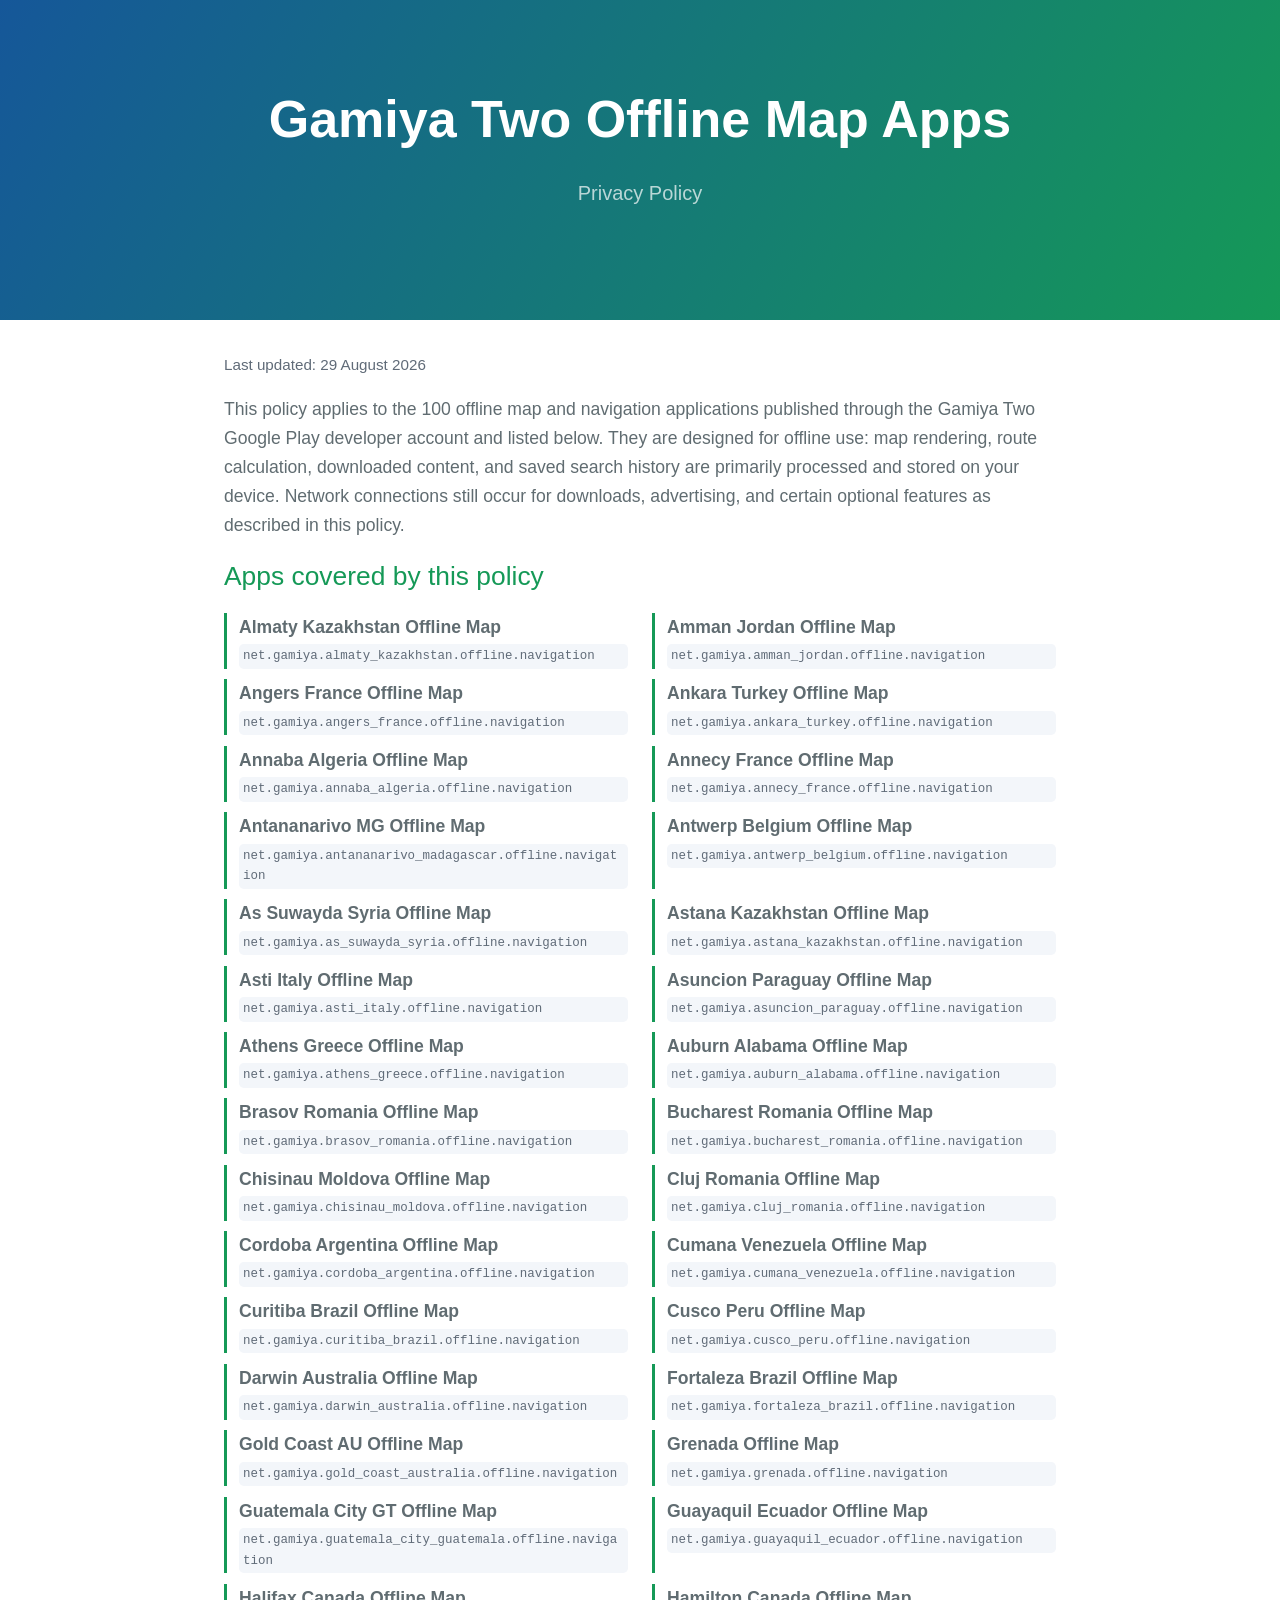
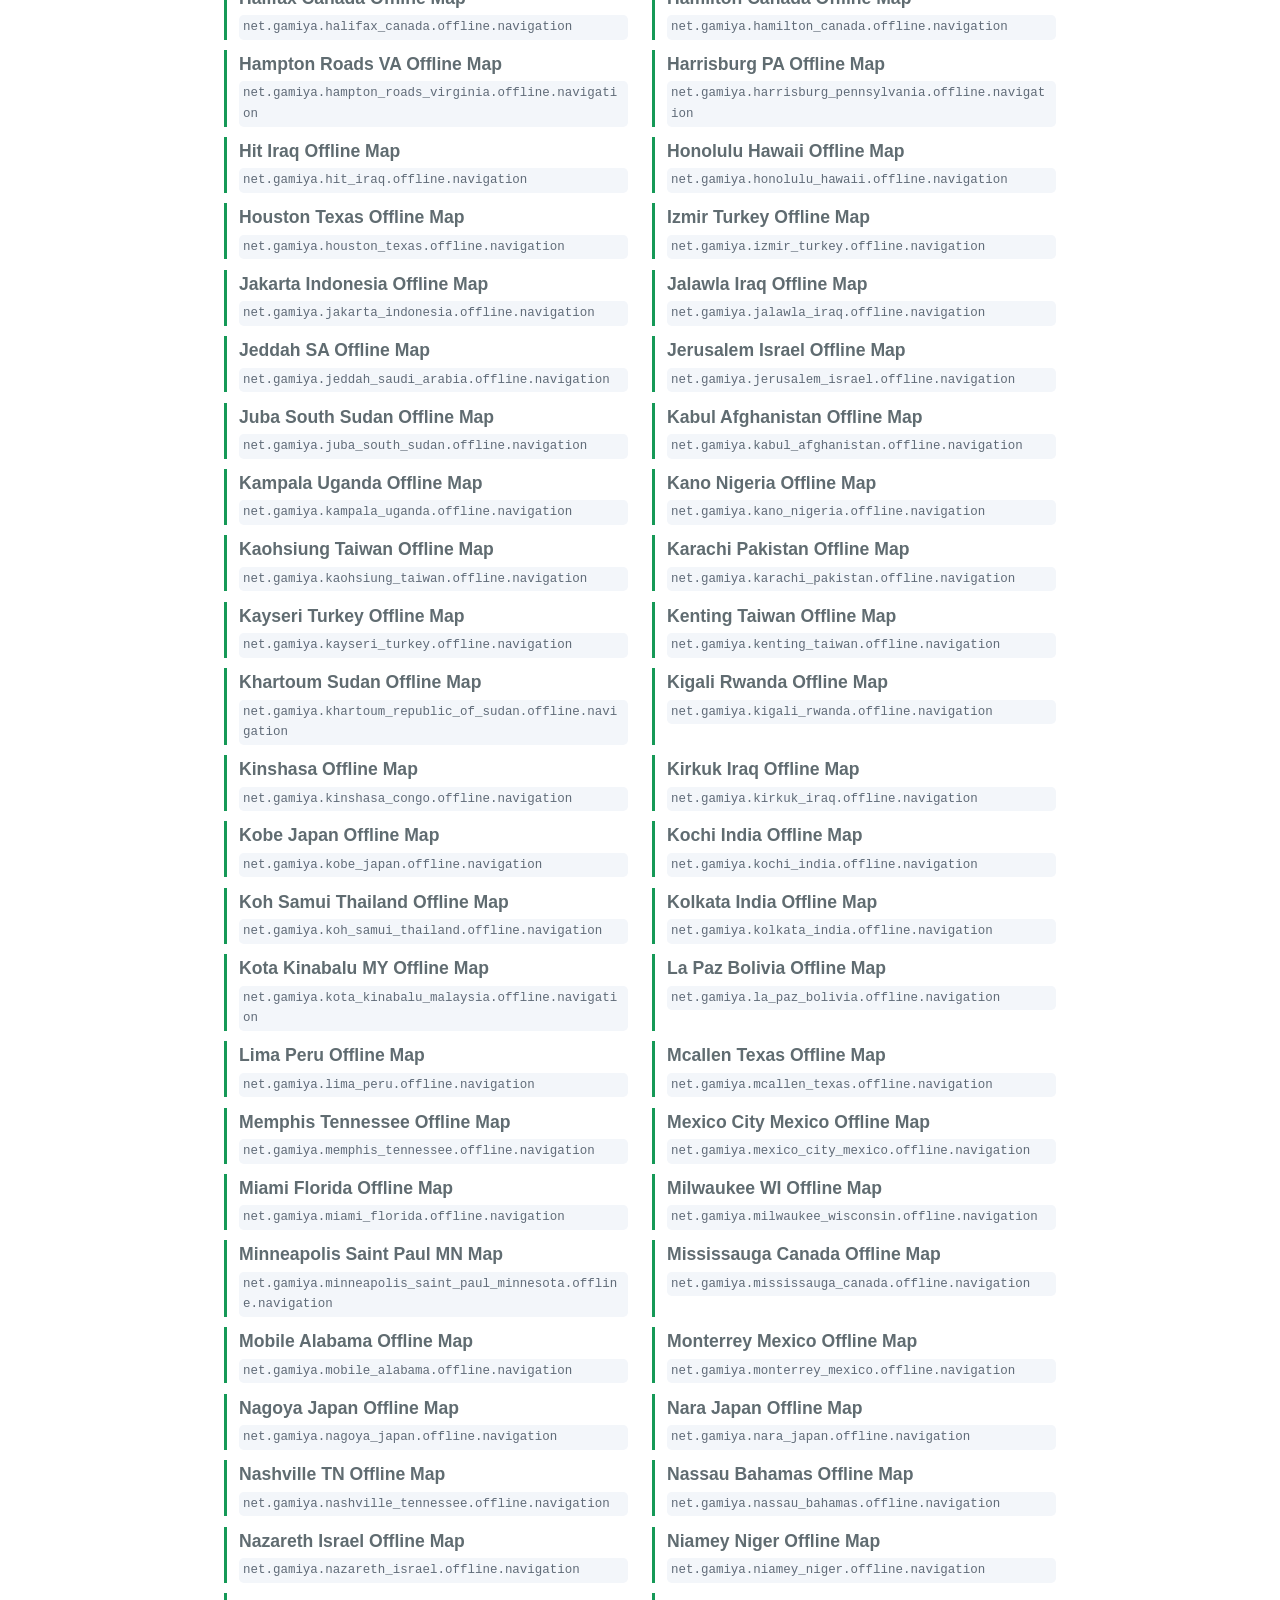
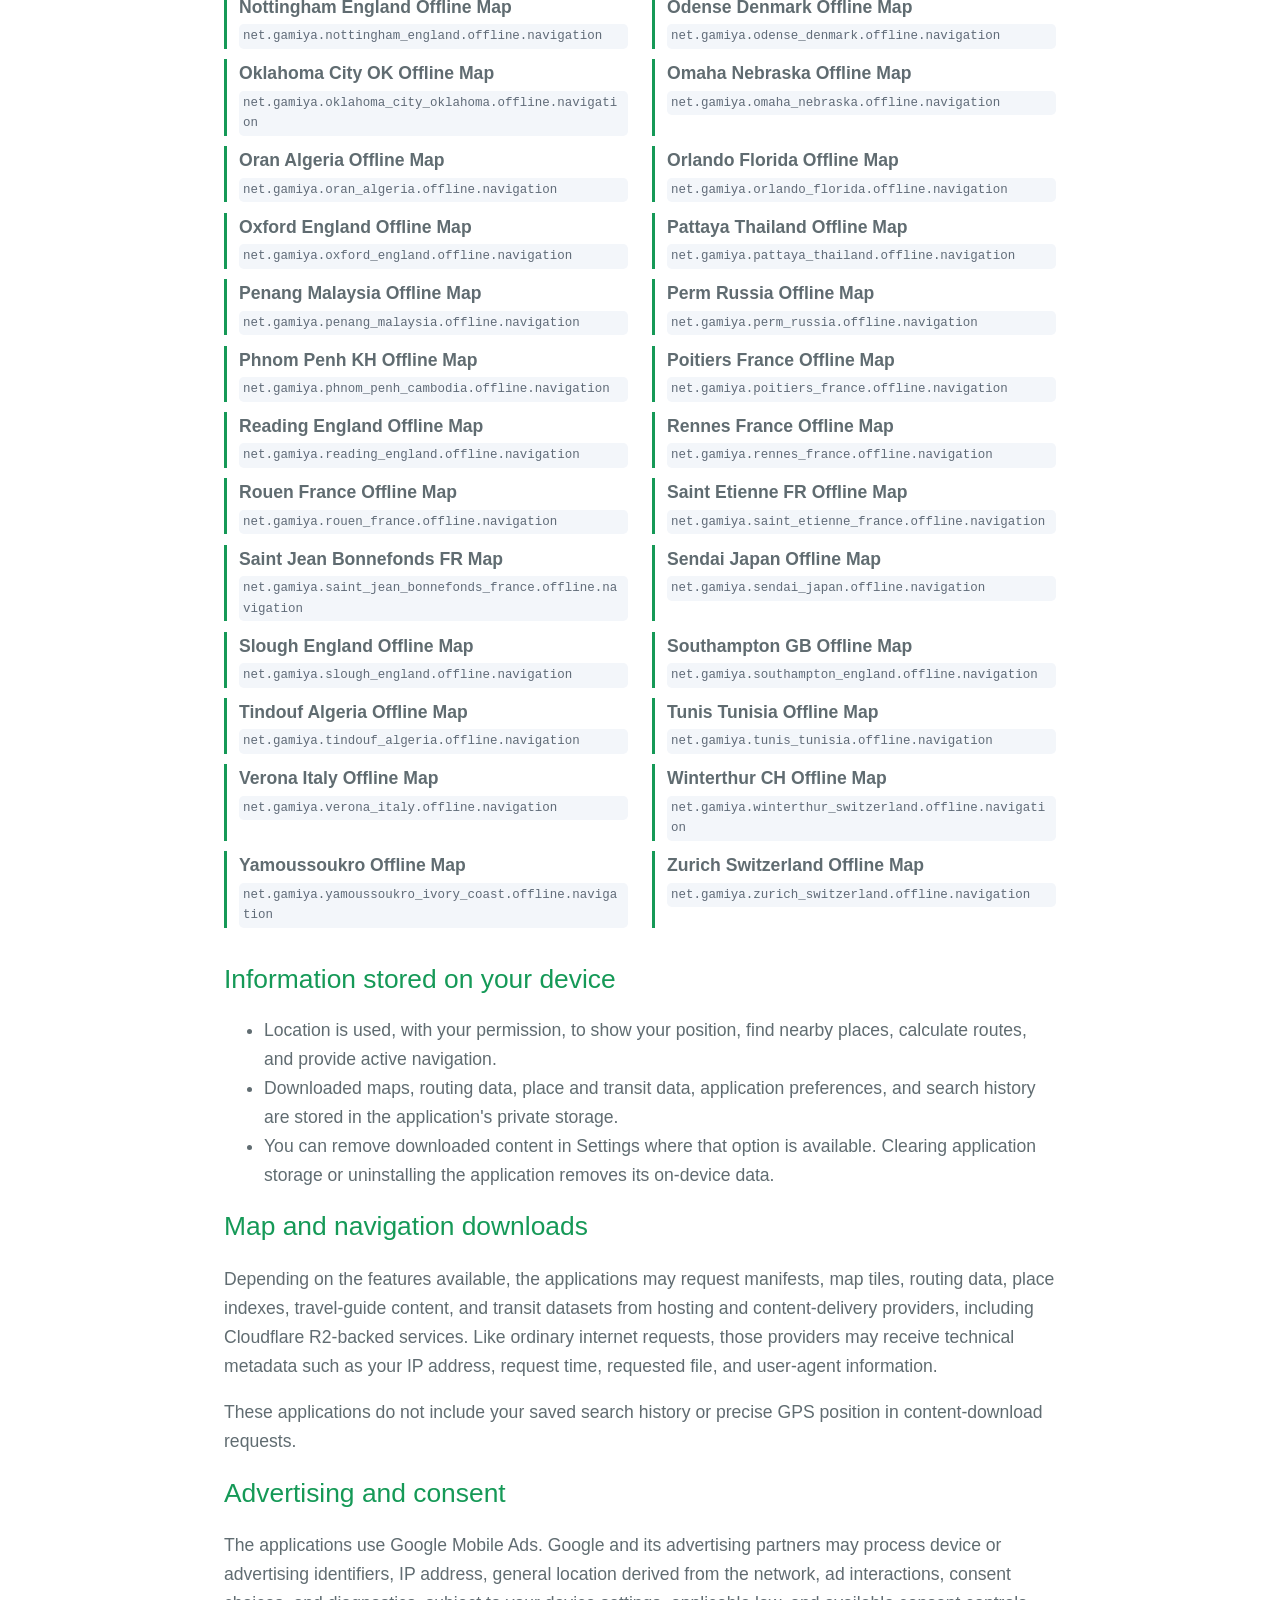
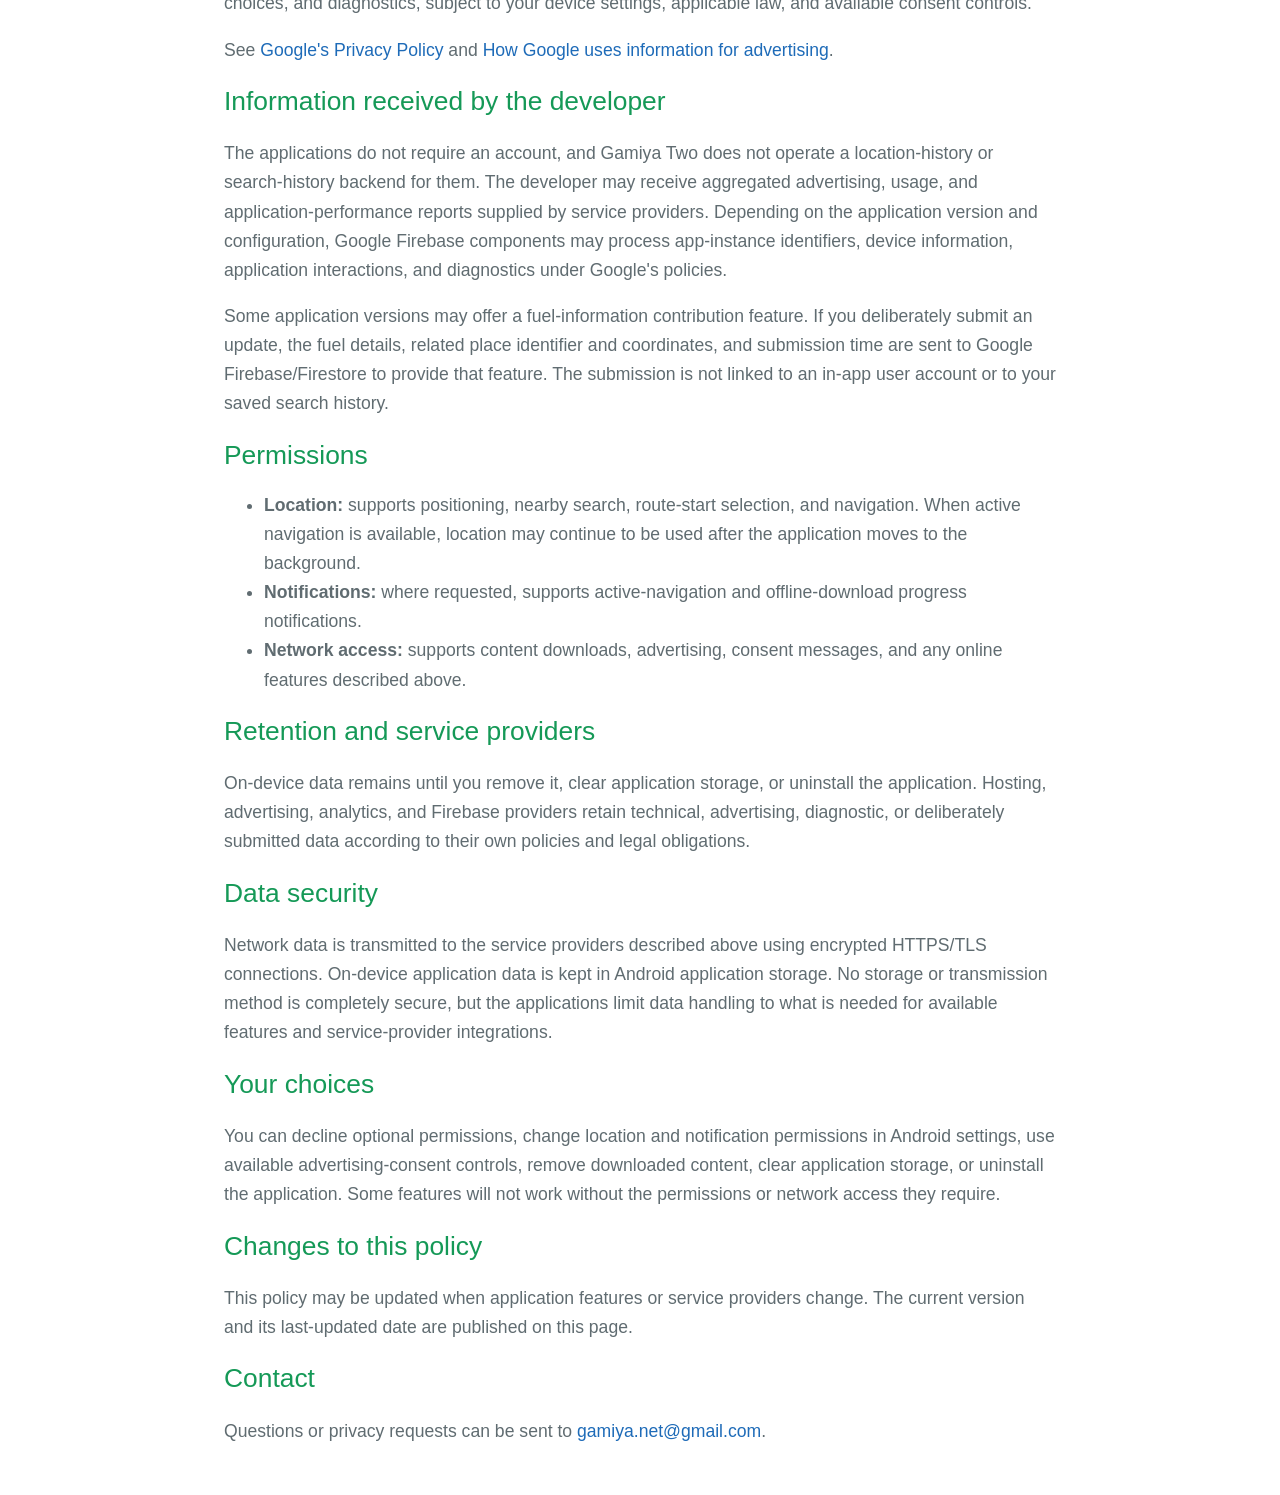
<file: privacy-gamiya-two.html>
<!DOCTYPE html>
<html lang="en">
  <head>
    <meta charset="UTF-8">
    <meta name="viewport" content="width=device-width, initial-scale=1">
    <meta name="description" content="Privacy policy for Gamiya Two Offline Map Apps.">
    <title>Gamiya Two Offline Map Apps - Privacy Policy</title>
    <link rel="stylesheet" href="stylesheets/normalize.css">
    <link rel="stylesheet" href="stylesheets/stylesheet.css">
    <link rel="stylesheet" href="stylesheets/privacy-policy.css">
  </head>
  <body>
    <header class="page-header">
      <h1 class="project-name">Gamiya Two Offline Map Apps</h1>
      <p class="project-tagline">Privacy Policy</p>
    </header>

    <main class="main-content policy-content">
      <p class="last-updated">Last updated: 29 August 2026</p>
      <p>This policy applies to the 100 offline map and navigation applications published through the Gamiya Two Google Play developer account and listed below. They are designed for offline use: map rendering, route calculation, downloaded content, and saved search history are primarily processed and stored on your device. Network connections still occur for downloads, advertising, and certain optional features as described in this policy.</p>

      <section aria-labelledby="covered-apps">
        <h2 id="covered-apps">Apps covered by this policy</h2>
        <ul class="app-list">
          <li><strong>Almaty Kazakhstan Offline Map</strong><code>net.gamiya.almaty_kazakhstan.offline.navigation</code></li>
          <li><strong>Amman Jordan Offline Map</strong><code>net.gamiya.amman_jordan.offline.navigation</code></li>
          <li><strong>Angers France Offline Map</strong><code>net.gamiya.angers_france.offline.navigation</code></li>
          <li><strong>Ankara Turkey Offline Map</strong><code>net.gamiya.ankara_turkey.offline.navigation</code></li>
          <li><strong>Annaba Algeria Offline Map</strong><code>net.gamiya.annaba_algeria.offline.navigation</code></li>
          <li><strong>Annecy France Offline Map</strong><code>net.gamiya.annecy_france.offline.navigation</code></li>
          <li><strong>Antananarivo MG Offline Map</strong><code>net.gamiya.antananarivo_madagascar.offline.navigation</code></li>
          <li><strong>Antwerp Belgium Offline Map</strong><code>net.gamiya.antwerp_belgium.offline.navigation</code></li>
          <li><strong>As Suwayda Syria Offline Map</strong><code>net.gamiya.as_suwayda_syria.offline.navigation</code></li>
          <li><strong>Astana Kazakhstan Offline Map</strong><code>net.gamiya.astana_kazakhstan.offline.navigation</code></li>
          <li><strong>Asti Italy Offline Map</strong><code>net.gamiya.asti_italy.offline.navigation</code></li>
          <li><strong>Asuncion Paraguay Offline Map</strong><code>net.gamiya.asuncion_paraguay.offline.navigation</code></li>
          <li><strong>Athens Greece Offline Map</strong><code>net.gamiya.athens_greece.offline.navigation</code></li>
          <li><strong>Auburn Alabama Offline Map</strong><code>net.gamiya.auburn_alabama.offline.navigation</code></li>
          <li><strong>Brasov Romania Offline Map</strong><code>net.gamiya.brasov_romania.offline.navigation</code></li>
          <li><strong>Bucharest Romania Offline Map</strong><code>net.gamiya.bucharest_romania.offline.navigation</code></li>
          <li><strong>Chisinau Moldova Offline Map</strong><code>net.gamiya.chisinau_moldova.offline.navigation</code></li>
          <li><strong>Cluj Romania Offline Map</strong><code>net.gamiya.cluj_romania.offline.navigation</code></li>
          <li><strong>Cordoba Argentina Offline Map</strong><code>net.gamiya.cordoba_argentina.offline.navigation</code></li>
          <li><strong>Cumana Venezuela Offline Map</strong><code>net.gamiya.cumana_venezuela.offline.navigation</code></li>
          <li><strong>Curitiba Brazil Offline Map</strong><code>net.gamiya.curitiba_brazil.offline.navigation</code></li>
          <li><strong>Cusco Peru Offline Map</strong><code>net.gamiya.cusco_peru.offline.navigation</code></li>
          <li><strong>Darwin Australia Offline Map</strong><code>net.gamiya.darwin_australia.offline.navigation</code></li>
          <li><strong>Fortaleza Brazil Offline Map</strong><code>net.gamiya.fortaleza_brazil.offline.navigation</code></li>
          <li><strong>Gold Coast AU Offline Map</strong><code>net.gamiya.gold_coast_australia.offline.navigation</code></li>
          <li><strong>Grenada Offline Map</strong><code>net.gamiya.grenada.offline.navigation</code></li>
          <li><strong>Guatemala City GT Offline Map</strong><code>net.gamiya.guatemala_city_guatemala.offline.navigation</code></li>
          <li><strong>Guayaquil Ecuador Offline Map</strong><code>net.gamiya.guayaquil_ecuador.offline.navigation</code></li>
          <li><strong>Halifax Canada Offline Map</strong><code>net.gamiya.halifax_canada.offline.navigation</code></li>
          <li><strong>Hamilton Canada Offline Map</strong><code>net.gamiya.hamilton_canada.offline.navigation</code></li>
          <li><strong>Hampton Roads VA Offline Map</strong><code>net.gamiya.hampton_roads_virginia.offline.navigation</code></li>
          <li><strong>Harrisburg PA Offline Map</strong><code>net.gamiya.harrisburg_pennsylvania.offline.navigation</code></li>
          <li><strong>Hit Iraq Offline Map</strong><code>net.gamiya.hit_iraq.offline.navigation</code></li>
          <li><strong>Honolulu Hawaii Offline Map</strong><code>net.gamiya.honolulu_hawaii.offline.navigation</code></li>
          <li><strong>Houston Texas Offline Map</strong><code>net.gamiya.houston_texas.offline.navigation</code></li>
          <li><strong>Izmir Turkey Offline Map</strong><code>net.gamiya.izmir_turkey.offline.navigation</code></li>
          <li><strong>Jakarta Indonesia Offline Map</strong><code>net.gamiya.jakarta_indonesia.offline.navigation</code></li>
          <li><strong>Jalawla Iraq Offline Map</strong><code>net.gamiya.jalawla_iraq.offline.navigation</code></li>
          <li><strong>Jeddah SA Offline Map</strong><code>net.gamiya.jeddah_saudi_arabia.offline.navigation</code></li>
          <li><strong>Jerusalem Israel Offline Map</strong><code>net.gamiya.jerusalem_israel.offline.navigation</code></li>
          <li><strong>Juba South Sudan Offline Map</strong><code>net.gamiya.juba_south_sudan.offline.navigation</code></li>
          <li><strong>Kabul Afghanistan Offline Map</strong><code>net.gamiya.kabul_afghanistan.offline.navigation</code></li>
          <li><strong>Kampala Uganda Offline Map</strong><code>net.gamiya.kampala_uganda.offline.navigation</code></li>
          <li><strong>Kano Nigeria Offline Map</strong><code>net.gamiya.kano_nigeria.offline.navigation</code></li>
          <li><strong>Kaohsiung Taiwan Offline Map</strong><code>net.gamiya.kaohsiung_taiwan.offline.navigation</code></li>
          <li><strong>Karachi Pakistan Offline Map</strong><code>net.gamiya.karachi_pakistan.offline.navigation</code></li>
          <li><strong>Kayseri Turkey Offline Map</strong><code>net.gamiya.kayseri_turkey.offline.navigation</code></li>
          <li><strong>Kenting Taiwan Offline Map</strong><code>net.gamiya.kenting_taiwan.offline.navigation</code></li>
          <li><strong>Khartoum Sudan Offline Map</strong><code>net.gamiya.khartoum_republic_of_sudan.offline.navigation</code></li>
          <li><strong>Kigali Rwanda Offline Map</strong><code>net.gamiya.kigali_rwanda.offline.navigation</code></li>
          <li><strong>Kinshasa Offline Map</strong><code>net.gamiya.kinshasa_congo.offline.navigation</code></li>
          <li><strong>Kirkuk Iraq Offline Map</strong><code>net.gamiya.kirkuk_iraq.offline.navigation</code></li>
          <li><strong>Kobe Japan Offline Map</strong><code>net.gamiya.kobe_japan.offline.navigation</code></li>
          <li><strong>Kochi India Offline Map</strong><code>net.gamiya.kochi_india.offline.navigation</code></li>
          <li><strong>Koh Samui Thailand Offline Map</strong><code>net.gamiya.koh_samui_thailand.offline.navigation</code></li>
          <li><strong>Kolkata India Offline Map</strong><code>net.gamiya.kolkata_india.offline.navigation</code></li>
          <li><strong>Kota Kinabalu MY Offline Map</strong><code>net.gamiya.kota_kinabalu_malaysia.offline.navigation</code></li>
          <li><strong>La Paz Bolivia Offline Map</strong><code>net.gamiya.la_paz_bolivia.offline.navigation</code></li>
          <li><strong>Lima Peru Offline Map</strong><code>net.gamiya.lima_peru.offline.navigation</code></li>
          <li><strong>Mcallen Texas Offline Map</strong><code>net.gamiya.mcallen_texas.offline.navigation</code></li>
          <li><strong>Memphis Tennessee Offline Map</strong><code>net.gamiya.memphis_tennessee.offline.navigation</code></li>
          <li><strong>Mexico City Mexico Offline Map</strong><code>net.gamiya.mexico_city_mexico.offline.navigation</code></li>
          <li><strong>Miami Florida Offline Map</strong><code>net.gamiya.miami_florida.offline.navigation</code></li>
          <li><strong>Milwaukee WI Offline Map</strong><code>net.gamiya.milwaukee_wisconsin.offline.navigation</code></li>
          <li><strong>Minneapolis Saint Paul MN Map</strong><code>net.gamiya.minneapolis_saint_paul_minnesota.offline.navigation</code></li>
          <li><strong>Mississauga Canada Offline Map</strong><code>net.gamiya.mississauga_canada.offline.navigation</code></li>
          <li><strong>Mobile Alabama Offline Map</strong><code>net.gamiya.mobile_alabama.offline.navigation</code></li>
          <li><strong>Monterrey Mexico Offline Map</strong><code>net.gamiya.monterrey_mexico.offline.navigation</code></li>
          <li><strong>Nagoya Japan Offline Map</strong><code>net.gamiya.nagoya_japan.offline.navigation</code></li>
          <li><strong>Nara Japan Offline Map</strong><code>net.gamiya.nara_japan.offline.navigation</code></li>
          <li><strong>Nashville TN Offline Map</strong><code>net.gamiya.nashville_tennessee.offline.navigation</code></li>
          <li><strong>Nassau Bahamas Offline Map</strong><code>net.gamiya.nassau_bahamas.offline.navigation</code></li>
          <li><strong>Nazareth Israel Offline Map</strong><code>net.gamiya.nazareth_israel.offline.navigation</code></li>
          <li><strong>Niamey Niger Offline Map</strong><code>net.gamiya.niamey_niger.offline.navigation</code></li>
          <li><strong>Nottingham England Offline Map</strong><code>net.gamiya.nottingham_england.offline.navigation</code></li>
          <li><strong>Odense Denmark Offline Map</strong><code>net.gamiya.odense_denmark.offline.navigation</code></li>
          <li><strong>Oklahoma City OK Offline Map</strong><code>net.gamiya.oklahoma_city_oklahoma.offline.navigation</code></li>
          <li><strong>Omaha Nebraska Offline Map</strong><code>net.gamiya.omaha_nebraska.offline.navigation</code></li>
          <li><strong>Oran Algeria Offline Map</strong><code>net.gamiya.oran_algeria.offline.navigation</code></li>
          <li><strong>Orlando Florida Offline Map</strong><code>net.gamiya.orlando_florida.offline.navigation</code></li>
          <li><strong>Oxford England Offline Map</strong><code>net.gamiya.oxford_england.offline.navigation</code></li>
          <li><strong>Pattaya Thailand Offline Map</strong><code>net.gamiya.pattaya_thailand.offline.navigation</code></li>
          <li><strong>Penang Malaysia Offline Map</strong><code>net.gamiya.penang_malaysia.offline.navigation</code></li>
          <li><strong>Perm Russia Offline Map</strong><code>net.gamiya.perm_russia.offline.navigation</code></li>
          <li><strong>Phnom Penh KH Offline Map</strong><code>net.gamiya.phnom_penh_cambodia.offline.navigation</code></li>
          <li><strong>Poitiers France Offline Map</strong><code>net.gamiya.poitiers_france.offline.navigation</code></li>
          <li><strong>Reading England Offline Map</strong><code>net.gamiya.reading_england.offline.navigation</code></li>
          <li><strong>Rennes France Offline Map</strong><code>net.gamiya.rennes_france.offline.navigation</code></li>
          <li><strong>Rouen France Offline Map</strong><code>net.gamiya.rouen_france.offline.navigation</code></li>
          <li><strong>Saint Etienne FR Offline Map</strong><code>net.gamiya.saint_etienne_france.offline.navigation</code></li>
          <li><strong>Saint Jean Bonnefonds FR Map</strong><code>net.gamiya.saint_jean_bonnefonds_france.offline.navigation</code></li>
          <li><strong>Sendai Japan Offline Map</strong><code>net.gamiya.sendai_japan.offline.navigation</code></li>
          <li><strong>Slough England Offline Map</strong><code>net.gamiya.slough_england.offline.navigation</code></li>
          <li><strong>Southampton GB Offline Map</strong><code>net.gamiya.southampton_england.offline.navigation</code></li>
          <li><strong>Tindouf Algeria Offline Map</strong><code>net.gamiya.tindouf_algeria.offline.navigation</code></li>
          <li><strong>Tunis Tunisia Offline Map</strong><code>net.gamiya.tunis_tunisia.offline.navigation</code></li>
          <li><strong>Verona Italy Offline Map</strong><code>net.gamiya.verona_italy.offline.navigation</code></li>
          <li><strong>Winterthur CH Offline Map</strong><code>net.gamiya.winterthur_switzerland.offline.navigation</code></li>
          <li><strong>Yamoussoukro Offline Map</strong><code>net.gamiya.yamoussoukro_ivory_coast.offline.navigation</code></li>
          <li><strong>Zurich Switzerland Offline Map</strong><code>net.gamiya.zurich_switzerland.offline.navigation</code></li>
        </ul>
      </section>

      <section aria-labelledby="on-device">
        <h2 id="on-device">Information stored on your device</h2>
        <ul>
          <li>Location is used, with your permission, to show your position, find nearby places, calculate routes, and provide active navigation.</li>
          <li>Downloaded maps, routing data, place and transit data, application preferences, and search history are stored in the application's private storage.</li>
          <li>You can remove downloaded content in Settings where that option is available. Clearing application storage or uninstalling the application removes its on-device data.</li>
        </ul>
      </section>

      <section aria-labelledby="downloads">
        <h2 id="downloads">Map and navigation downloads</h2>
        <p>Depending on the features available, the applications may request manifests, map tiles, routing data, place indexes, travel-guide content, and transit datasets from hosting and content-delivery providers, including Cloudflare R2-backed services. Like ordinary internet requests, those providers may receive technical metadata such as your IP address, request time, requested file, and user-agent information.</p>
        <p>These applications do not include your saved search history or precise GPS position in content-download requests.</p>
      </section>

      <section aria-labelledby="advertising">
        <h2 id="advertising">Advertising and consent</h2>
        <p>The applications use Google Mobile Ads. Google and its advertising partners may process device or advertising identifiers, IP address, general location derived from the network, ad interactions, consent choices, and diagnostics, subject to your device settings, applicable law, and available consent controls.</p>
        <p>See <a href="https://policies.google.com/privacy">Google's Privacy Policy</a> and <a href="https://policies.google.com/technologies/ads">How Google uses information for advertising</a>.</p>
      </section>

      <section aria-labelledby="developer-information">
        <h2 id="developer-information">Information received by the developer</h2>
        <p>The applications do not require an account, and Gamiya Two does not operate a location-history or search-history backend for them. The developer may receive aggregated advertising, usage, and application-performance reports supplied by service providers. Depending on the application version and configuration, Google Firebase components may process app-instance identifiers, device information, application interactions, and diagnostics under Google's policies.</p>
        <p>Some application versions may offer a fuel-information contribution feature. If you deliberately submit an update, the fuel details, related place identifier and coordinates, and submission time are sent to Google Firebase/Firestore to provide that feature. The submission is not linked to an in-app user account or to your saved search history.</p>
      </section>

      <section aria-labelledby="permissions">
        <h2 id="permissions">Permissions</h2>
        <ul>
          <li><strong>Location:</strong> supports positioning, nearby search, route-start selection, and navigation. When active navigation is available, location may continue to be used after the application moves to the background.</li>
          <li><strong>Notifications:</strong> where requested, supports active-navigation and offline-download progress notifications.</li>
          <li><strong>Network access:</strong> supports content downloads, advertising, consent messages, and any online features described above.</li>
        </ul>
      </section>

      <section aria-labelledby="retention">
        <h2 id="retention">Retention and service providers</h2>
        <p>On-device data remains until you remove it, clear application storage, or uninstall the application. Hosting, advertising, analytics, and Firebase providers retain technical, advertising, diagnostic, or deliberately submitted data according to their own policies and legal obligations.</p>
      </section>

      <section aria-labelledby="security">
        <h2 id="security">Data security</h2>
        <p>Network data is transmitted to the service providers described above using encrypted HTTPS/TLS connections. On-device application data is kept in Android application storage. No storage or transmission method is completely secure, but the applications limit data handling to what is needed for available features and service-provider integrations.</p>
      </section>

      <section aria-labelledby="choices">
        <h2 id="choices">Your choices</h2>
        <p>You can decline optional permissions, change location and notification permissions in Android settings, use available advertising-consent controls, remove downloaded content, clear application storage, or uninstall the application. Some features will not work without the permissions or network access they require.</p>
      </section>

      <section aria-labelledby="changes">
        <h2 id="changes">Changes to this policy</h2>
        <p>This policy may be updated when application features or service providers change. The current version and its last-updated date are published on this page.</p>
      </section>

      <section aria-labelledby="contact">
        <h2 id="contact">Contact</h2>
        <p>Questions or privacy requests can be sent to <a href="mailto:gamiya.net@gmail.com">gamiya.net@gmail.com</a>.</p>
      </section>
    </main>
  </body>
</html>
</file>
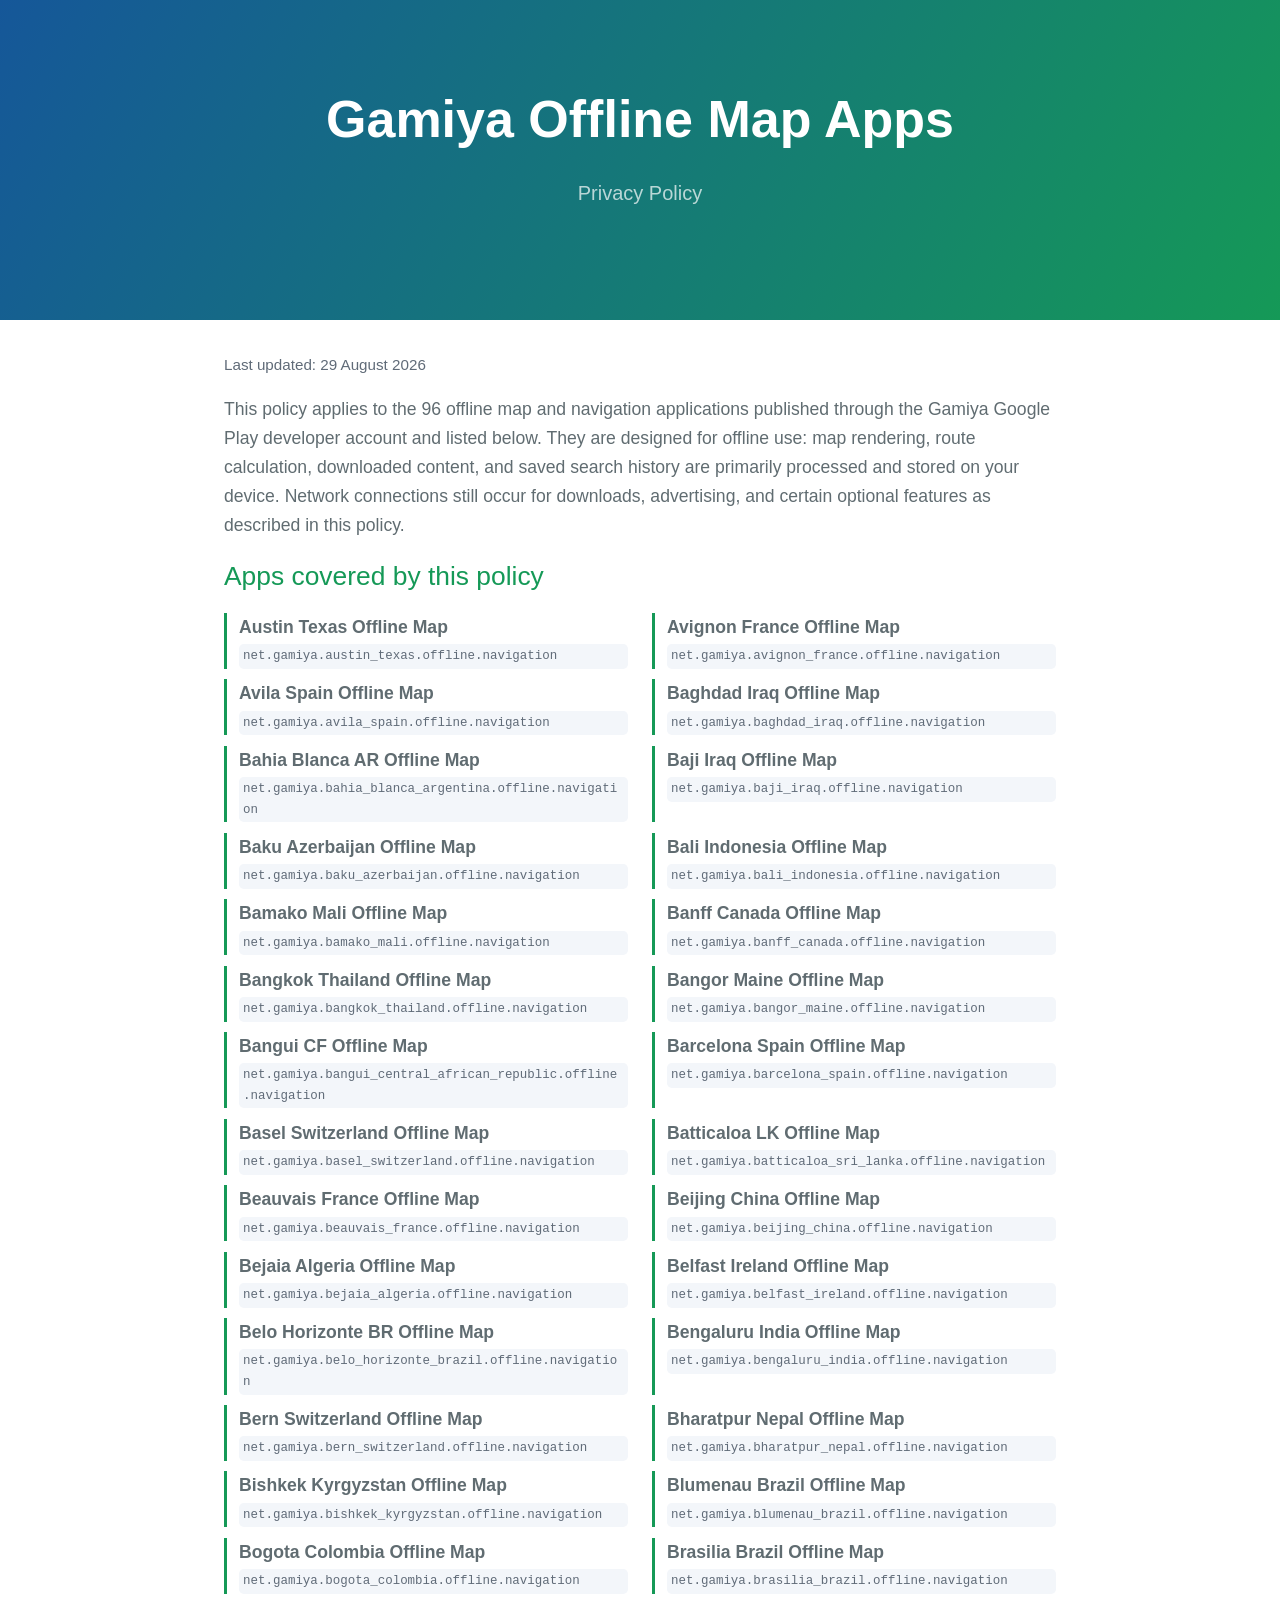
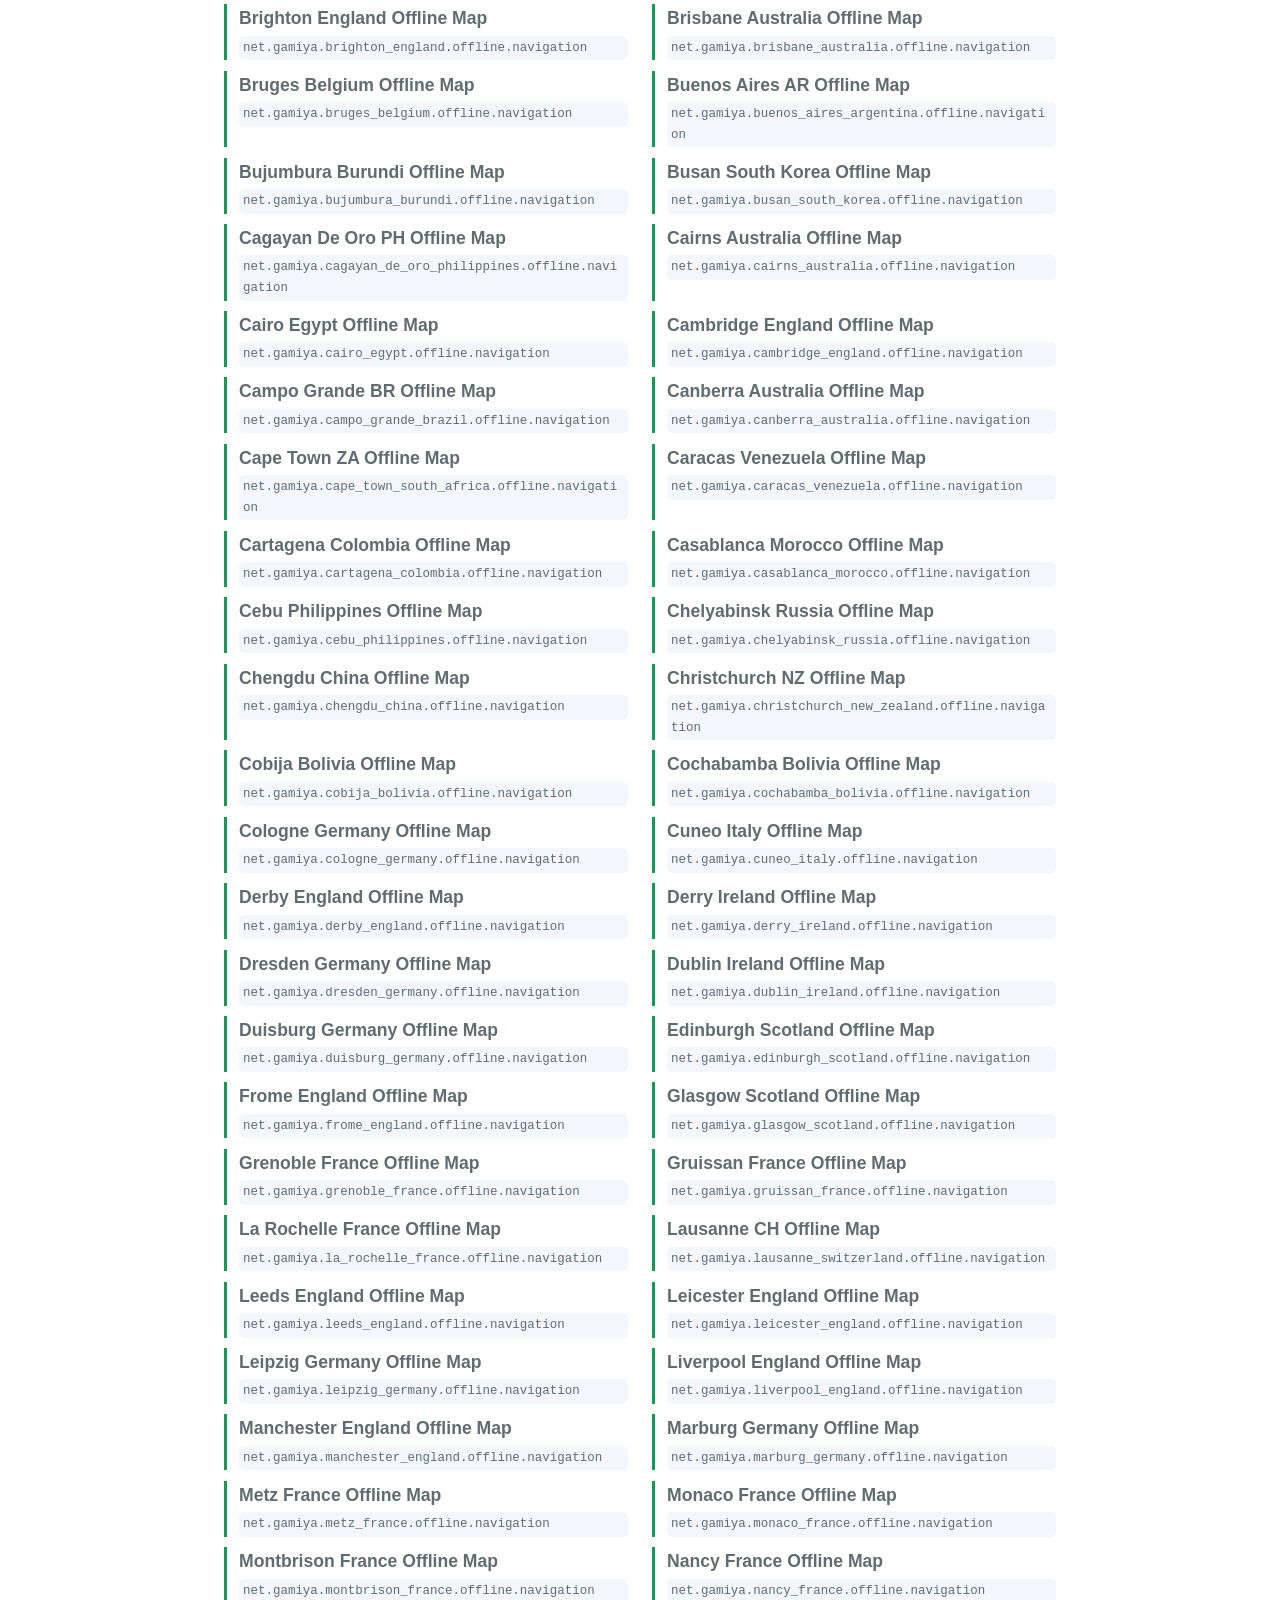
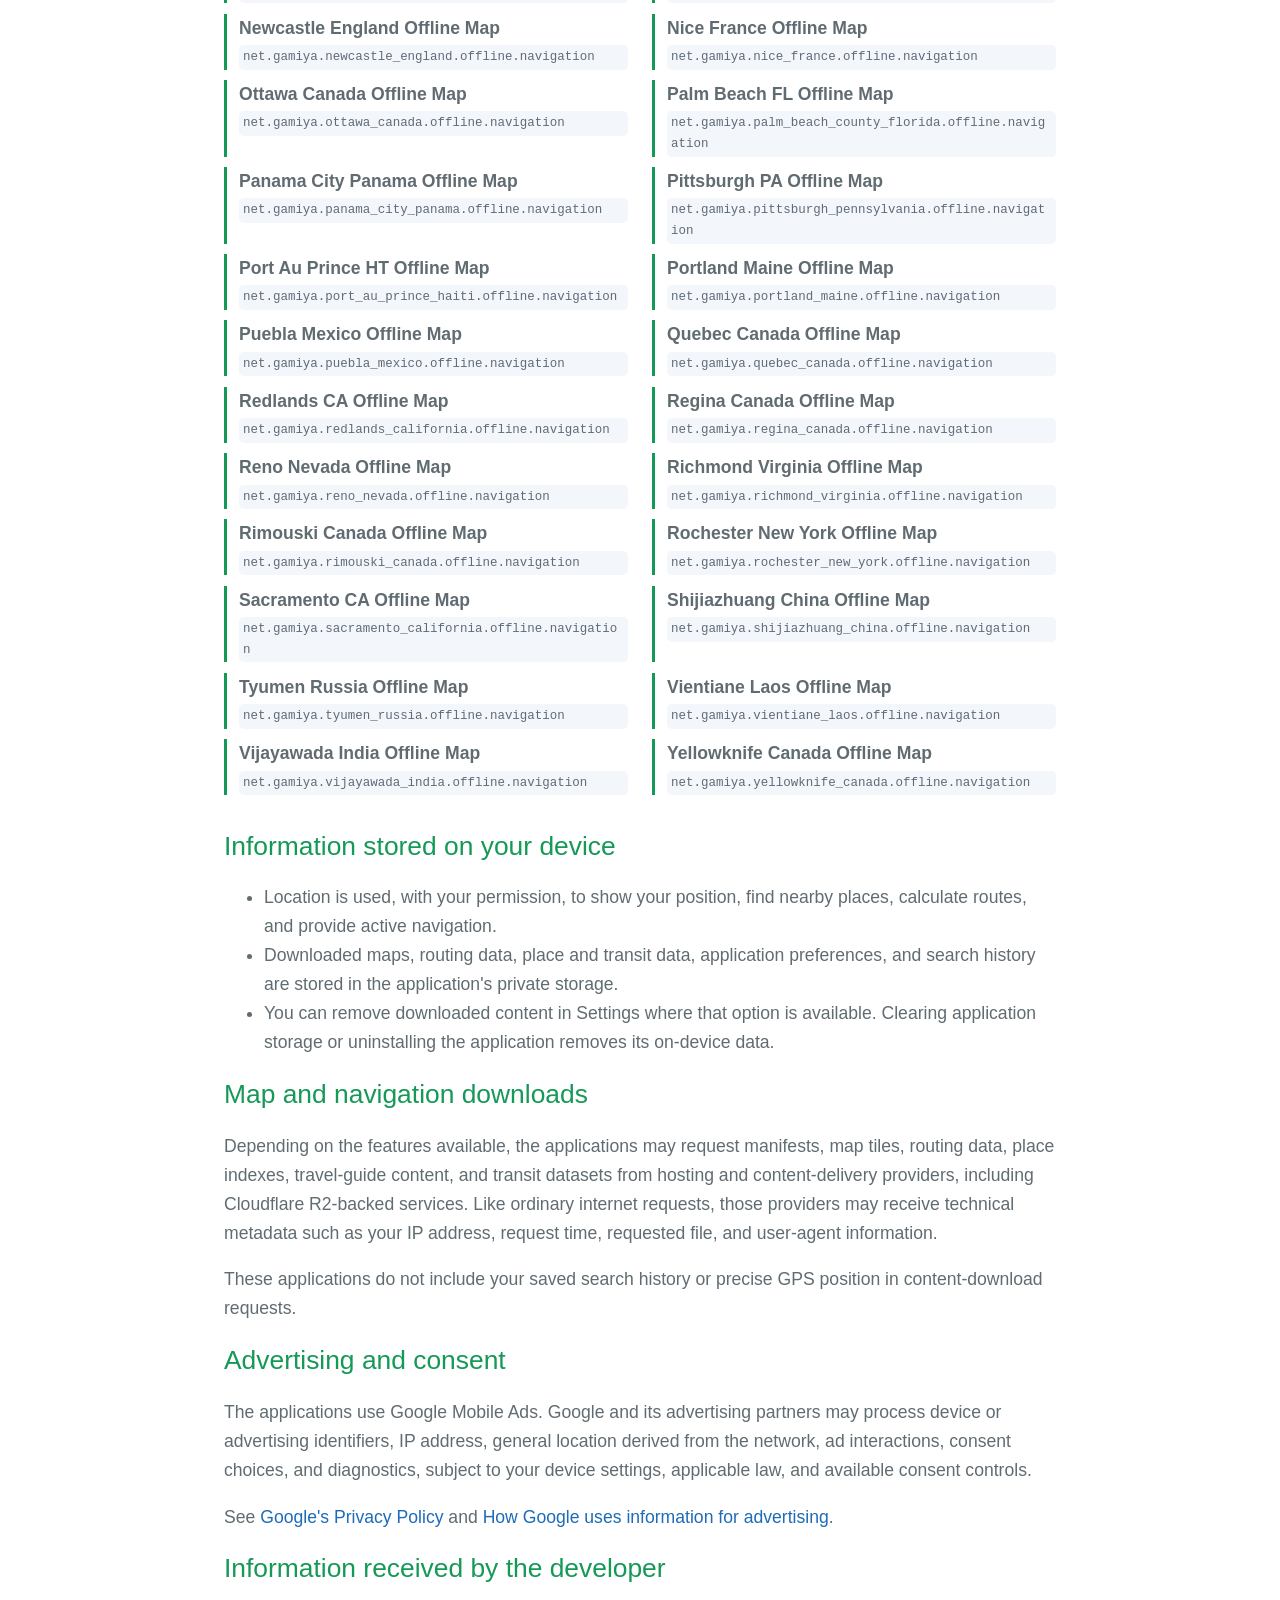
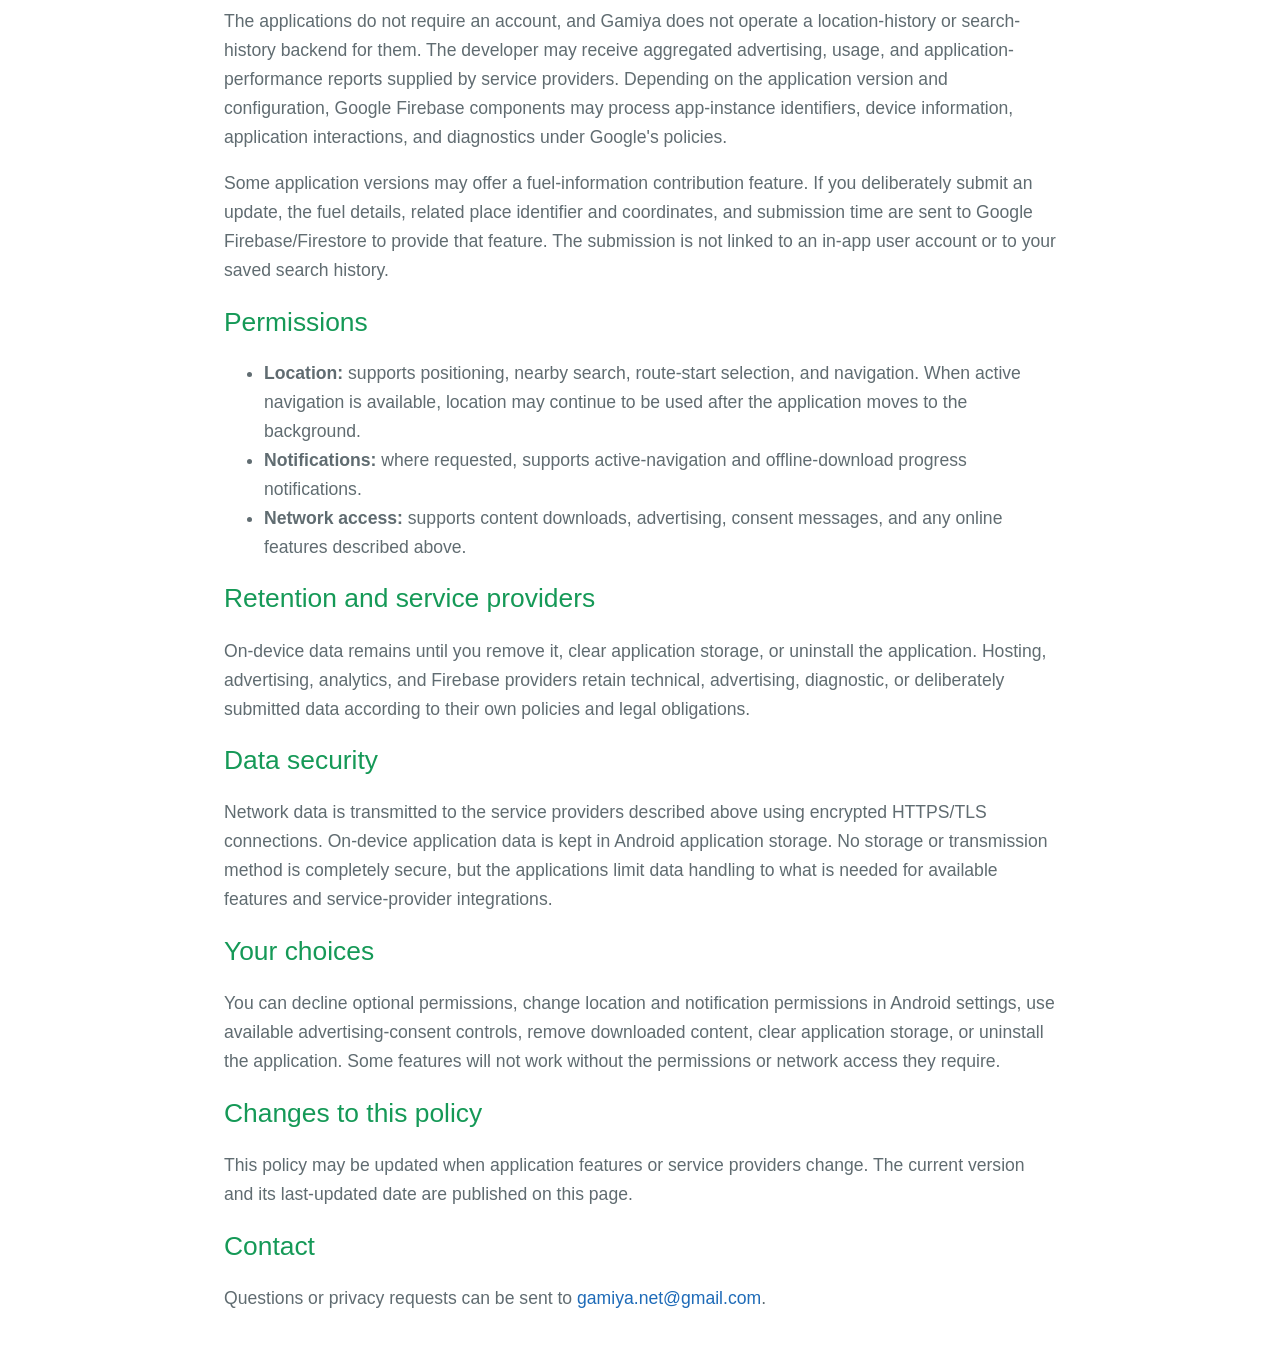
<file: privacy-gamiya.html>
<!DOCTYPE html>
<html lang="en">
  <head>
    <meta charset="UTF-8">
    <meta name="viewport" content="width=device-width, initial-scale=1">
    <meta name="description" content="Privacy policy for Gamiya Offline Map Apps.">
    <title>Gamiya Offline Map Apps - Privacy Policy</title>
    <link rel="stylesheet" href="stylesheets/normalize.css">
    <link rel="stylesheet" href="stylesheets/stylesheet.css">
    <link rel="stylesheet" href="stylesheets/privacy-policy.css">
  </head>
  <body>
    <header class="page-header">
      <h1 class="project-name">Gamiya Offline Map Apps</h1>
      <p class="project-tagline">Privacy Policy</p>
    </header>

    <main class="main-content policy-content">
      <p class="last-updated">Last updated: 29 August 2026</p>
      <p>This policy applies to the 96 offline map and navigation applications published through the Gamiya Google Play developer account and listed below. They are designed for offline use: map rendering, route calculation, downloaded content, and saved search history are primarily processed and stored on your device. Network connections still occur for downloads, advertising, and certain optional features as described in this policy.</p>

      <section aria-labelledby="covered-apps">
        <h2 id="covered-apps">Apps covered by this policy</h2>
        <ul class="app-list">
          <li><strong>Austin Texas Offline Map</strong><code>net.gamiya.austin_texas.offline.navigation</code></li>
          <li><strong>Avignon France Offline Map</strong><code>net.gamiya.avignon_france.offline.navigation</code></li>
          <li><strong>Avila Spain Offline Map</strong><code>net.gamiya.avila_spain.offline.navigation</code></li>
          <li><strong>Baghdad Iraq Offline Map</strong><code>net.gamiya.baghdad_iraq.offline.navigation</code></li>
          <li><strong>Bahia Blanca AR Offline Map</strong><code>net.gamiya.bahia_blanca_argentina.offline.navigation</code></li>
          <li><strong>Baji Iraq Offline Map</strong><code>net.gamiya.baji_iraq.offline.navigation</code></li>
          <li><strong>Baku Azerbaijan Offline Map</strong><code>net.gamiya.baku_azerbaijan.offline.navigation</code></li>
          <li><strong>Bali Indonesia Offline Map</strong><code>net.gamiya.bali_indonesia.offline.navigation</code></li>
          <li><strong>Bamako Mali Offline Map</strong><code>net.gamiya.bamako_mali.offline.navigation</code></li>
          <li><strong>Banff Canada Offline Map</strong><code>net.gamiya.banff_canada.offline.navigation</code></li>
          <li><strong>Bangkok Thailand Offline Map</strong><code>net.gamiya.bangkok_thailand.offline.navigation</code></li>
          <li><strong>Bangor Maine Offline Map</strong><code>net.gamiya.bangor_maine.offline.navigation</code></li>
          <li><strong>Bangui CF Offline Map</strong><code>net.gamiya.bangui_central_african_republic.offline.navigation</code></li>
          <li><strong>Barcelona Spain Offline Map</strong><code>net.gamiya.barcelona_spain.offline.navigation</code></li>
          <li><strong>Basel Switzerland Offline Map</strong><code>net.gamiya.basel_switzerland.offline.navigation</code></li>
          <li><strong>Batticaloa LK Offline Map</strong><code>net.gamiya.batticaloa_sri_lanka.offline.navigation</code></li>
          <li><strong>Beauvais France Offline Map</strong><code>net.gamiya.beauvais_france.offline.navigation</code></li>
          <li><strong>Beijing China Offline Map</strong><code>net.gamiya.beijing_china.offline.navigation</code></li>
          <li><strong>Bejaia Algeria Offline Map</strong><code>net.gamiya.bejaia_algeria.offline.navigation</code></li>
          <li><strong>Belfast Ireland Offline Map</strong><code>net.gamiya.belfast_ireland.offline.navigation</code></li>
          <li><strong>Belo Horizonte BR Offline Map</strong><code>net.gamiya.belo_horizonte_brazil.offline.navigation</code></li>
          <li><strong>Bengaluru India Offline Map</strong><code>net.gamiya.bengaluru_india.offline.navigation</code></li>
          <li><strong>Bern Switzerland Offline Map</strong><code>net.gamiya.bern_switzerland.offline.navigation</code></li>
          <li><strong>Bharatpur Nepal Offline Map</strong><code>net.gamiya.bharatpur_nepal.offline.navigation</code></li>
          <li><strong>Bishkek Kyrgyzstan Offline Map</strong><code>net.gamiya.bishkek_kyrgyzstan.offline.navigation</code></li>
          <li><strong>Blumenau Brazil Offline Map</strong><code>net.gamiya.blumenau_brazil.offline.navigation</code></li>
          <li><strong>Bogota Colombia Offline Map</strong><code>net.gamiya.bogota_colombia.offline.navigation</code></li>
          <li><strong>Brasilia Brazil Offline Map</strong><code>net.gamiya.brasilia_brazil.offline.navigation</code></li>
          <li><strong>Brighton England Offline Map</strong><code>net.gamiya.brighton_england.offline.navigation</code></li>
          <li><strong>Brisbane Australia Offline Map</strong><code>net.gamiya.brisbane_australia.offline.navigation</code></li>
          <li><strong>Bruges Belgium Offline Map</strong><code>net.gamiya.bruges_belgium.offline.navigation</code></li>
          <li><strong>Buenos Aires AR Offline Map</strong><code>net.gamiya.buenos_aires_argentina.offline.navigation</code></li>
          <li><strong>Bujumbura Burundi Offline Map</strong><code>net.gamiya.bujumbura_burundi.offline.navigation</code></li>
          <li><strong>Busan South Korea Offline Map</strong><code>net.gamiya.busan_south_korea.offline.navigation</code></li>
          <li><strong>Cagayan De Oro PH Offline Map</strong><code>net.gamiya.cagayan_de_oro_philippines.offline.navigation</code></li>
          <li><strong>Cairns Australia Offline Map</strong><code>net.gamiya.cairns_australia.offline.navigation</code></li>
          <li><strong>Cairo Egypt Offline Map</strong><code>net.gamiya.cairo_egypt.offline.navigation</code></li>
          <li><strong>Cambridge England Offline Map</strong><code>net.gamiya.cambridge_england.offline.navigation</code></li>
          <li><strong>Campo Grande BR Offline Map</strong><code>net.gamiya.campo_grande_brazil.offline.navigation</code></li>
          <li><strong>Canberra Australia Offline Map</strong><code>net.gamiya.canberra_australia.offline.navigation</code></li>
          <li><strong>Cape Town ZA Offline Map</strong><code>net.gamiya.cape_town_south_africa.offline.navigation</code></li>
          <li><strong>Caracas Venezuela Offline Map</strong><code>net.gamiya.caracas_venezuela.offline.navigation</code></li>
          <li><strong>Cartagena Colombia Offline Map</strong><code>net.gamiya.cartagena_colombia.offline.navigation</code></li>
          <li><strong>Casablanca Morocco Offline Map</strong><code>net.gamiya.casablanca_morocco.offline.navigation</code></li>
          <li><strong>Cebu Philippines Offline Map</strong><code>net.gamiya.cebu_philippines.offline.navigation</code></li>
          <li><strong>Chelyabinsk Russia Offline Map</strong><code>net.gamiya.chelyabinsk_russia.offline.navigation</code></li>
          <li><strong>Chengdu China Offline Map</strong><code>net.gamiya.chengdu_china.offline.navigation</code></li>
          <li><strong>Christchurch NZ Offline Map</strong><code>net.gamiya.christchurch_new_zealand.offline.navigation</code></li>
          <li><strong>Cobija Bolivia Offline Map</strong><code>net.gamiya.cobija_bolivia.offline.navigation</code></li>
          <li><strong>Cochabamba Bolivia Offline Map</strong><code>net.gamiya.cochabamba_bolivia.offline.navigation</code></li>
          <li><strong>Cologne Germany Offline Map</strong><code>net.gamiya.cologne_germany.offline.navigation</code></li>
          <li><strong>Cuneo Italy Offline Map</strong><code>net.gamiya.cuneo_italy.offline.navigation</code></li>
          <li><strong>Derby England Offline Map</strong><code>net.gamiya.derby_england.offline.navigation</code></li>
          <li><strong>Derry Ireland Offline Map</strong><code>net.gamiya.derry_ireland.offline.navigation</code></li>
          <li><strong>Dresden Germany Offline Map</strong><code>net.gamiya.dresden_germany.offline.navigation</code></li>
          <li><strong>Dublin Ireland Offline Map</strong><code>net.gamiya.dublin_ireland.offline.navigation</code></li>
          <li><strong>Duisburg Germany Offline Map</strong><code>net.gamiya.duisburg_germany.offline.navigation</code></li>
          <li><strong>Edinburgh Scotland Offline Map</strong><code>net.gamiya.edinburgh_scotland.offline.navigation</code></li>
          <li><strong>Frome England Offline Map</strong><code>net.gamiya.frome_england.offline.navigation</code></li>
          <li><strong>Glasgow Scotland Offline Map</strong><code>net.gamiya.glasgow_scotland.offline.navigation</code></li>
          <li><strong>Grenoble France Offline Map</strong><code>net.gamiya.grenoble_france.offline.navigation</code></li>
          <li><strong>Gruissan France Offline Map</strong><code>net.gamiya.gruissan_france.offline.navigation</code></li>
          <li><strong>La Rochelle France Offline Map</strong><code>net.gamiya.la_rochelle_france.offline.navigation</code></li>
          <li><strong>Lausanne CH Offline Map</strong><code>net.gamiya.lausanne_switzerland.offline.navigation</code></li>
          <li><strong>Leeds England Offline Map</strong><code>net.gamiya.leeds_england.offline.navigation</code></li>
          <li><strong>Leicester England Offline Map</strong><code>net.gamiya.leicester_england.offline.navigation</code></li>
          <li><strong>Leipzig Germany Offline Map</strong><code>net.gamiya.leipzig_germany.offline.navigation</code></li>
          <li><strong>Liverpool England Offline Map</strong><code>net.gamiya.liverpool_england.offline.navigation</code></li>
          <li><strong>Manchester England Offline Map</strong><code>net.gamiya.manchester_england.offline.navigation</code></li>
          <li><strong>Marburg Germany Offline Map</strong><code>net.gamiya.marburg_germany.offline.navigation</code></li>
          <li><strong>Metz France Offline Map</strong><code>net.gamiya.metz_france.offline.navigation</code></li>
          <li><strong>Monaco France Offline Map</strong><code>net.gamiya.monaco_france.offline.navigation</code></li>
          <li><strong>Montbrison France Offline Map</strong><code>net.gamiya.montbrison_france.offline.navigation</code></li>
          <li><strong>Nancy France Offline Map</strong><code>net.gamiya.nancy_france.offline.navigation</code></li>
          <li><strong>Newcastle England Offline Map</strong><code>net.gamiya.newcastle_england.offline.navigation</code></li>
          <li><strong>Nice France Offline Map</strong><code>net.gamiya.nice_france.offline.navigation</code></li>
          <li><strong>Ottawa Canada Offline Map</strong><code>net.gamiya.ottawa_canada.offline.navigation</code></li>
          <li><strong>Palm Beach FL Offline Map</strong><code>net.gamiya.palm_beach_county_florida.offline.navigation</code></li>
          <li><strong>Panama City Panama Offline Map</strong><code>net.gamiya.panama_city_panama.offline.navigation</code></li>
          <li><strong>Pittsburgh PA Offline Map</strong><code>net.gamiya.pittsburgh_pennsylvania.offline.navigation</code></li>
          <li><strong>Port Au Prince HT Offline Map</strong><code>net.gamiya.port_au_prince_haiti.offline.navigation</code></li>
          <li><strong>Portland Maine Offline Map</strong><code>net.gamiya.portland_maine.offline.navigation</code></li>
          <li><strong>Puebla Mexico Offline Map</strong><code>net.gamiya.puebla_mexico.offline.navigation</code></li>
          <li><strong>Quebec Canada Offline Map</strong><code>net.gamiya.quebec_canada.offline.navigation</code></li>
          <li><strong>Redlands CA Offline Map</strong><code>net.gamiya.redlands_california.offline.navigation</code></li>
          <li><strong>Regina Canada Offline Map</strong><code>net.gamiya.regina_canada.offline.navigation</code></li>
          <li><strong>Reno Nevada Offline Map</strong><code>net.gamiya.reno_nevada.offline.navigation</code></li>
          <li><strong>Richmond Virginia Offline Map</strong><code>net.gamiya.richmond_virginia.offline.navigation</code></li>
          <li><strong>Rimouski Canada Offline Map</strong><code>net.gamiya.rimouski_canada.offline.navigation</code></li>
          <li><strong>Rochester New York Offline Map</strong><code>net.gamiya.rochester_new_york.offline.navigation</code></li>
          <li><strong>Sacramento CA Offline Map</strong><code>net.gamiya.sacramento_california.offline.navigation</code></li>
          <li><strong>Shijiazhuang China Offline Map</strong><code>net.gamiya.shijiazhuang_china.offline.navigation</code></li>
          <li><strong>Tyumen Russia Offline Map</strong><code>net.gamiya.tyumen_russia.offline.navigation</code></li>
          <li><strong>Vientiane Laos Offline Map</strong><code>net.gamiya.vientiane_laos.offline.navigation</code></li>
          <li><strong>Vijayawada India Offline Map</strong><code>net.gamiya.vijayawada_india.offline.navigation</code></li>
          <li><strong>Yellowknife Canada Offline Map</strong><code>net.gamiya.yellowknife_canada.offline.navigation</code></li>
        </ul>
      </section>

      <section aria-labelledby="on-device">
        <h2 id="on-device">Information stored on your device</h2>
        <ul>
          <li>Location is used, with your permission, to show your position, find nearby places, calculate routes, and provide active navigation.</li>
          <li>Downloaded maps, routing data, place and transit data, application preferences, and search history are stored in the application's private storage.</li>
          <li>You can remove downloaded content in Settings where that option is available. Clearing application storage or uninstalling the application removes its on-device data.</li>
        </ul>
      </section>

      <section aria-labelledby="downloads">
        <h2 id="downloads">Map and navigation downloads</h2>
        <p>Depending on the features available, the applications may request manifests, map tiles, routing data, place indexes, travel-guide content, and transit datasets from hosting and content-delivery providers, including Cloudflare R2-backed services. Like ordinary internet requests, those providers may receive technical metadata such as your IP address, request time, requested file, and user-agent information.</p>
        <p>These applications do not include your saved search history or precise GPS position in content-download requests.</p>
      </section>

      <section aria-labelledby="advertising">
        <h2 id="advertising">Advertising and consent</h2>
        <p>The applications use Google Mobile Ads. Google and its advertising partners may process device or advertising identifiers, IP address, general location derived from the network, ad interactions, consent choices, and diagnostics, subject to your device settings, applicable law, and available consent controls.</p>
        <p>See <a href="https://policies.google.com/privacy">Google's Privacy Policy</a> and <a href="https://policies.google.com/technologies/ads">How Google uses information for advertising</a>.</p>
      </section>

      <section aria-labelledby="developer-information">
        <h2 id="developer-information">Information received by the developer</h2>
        <p>The applications do not require an account, and Gamiya does not operate a location-history or search-history backend for them. The developer may receive aggregated advertising, usage, and application-performance reports supplied by service providers. Depending on the application version and configuration, Google Firebase components may process app-instance identifiers, device information, application interactions, and diagnostics under Google's policies.</p>
        <p>Some application versions may offer a fuel-information contribution feature. If you deliberately submit an update, the fuel details, related place identifier and coordinates, and submission time are sent to Google Firebase/Firestore to provide that feature. The submission is not linked to an in-app user account or to your saved search history.</p>
      </section>

      <section aria-labelledby="permissions">
        <h2 id="permissions">Permissions</h2>
        <ul>
          <li><strong>Location:</strong> supports positioning, nearby search, route-start selection, and navigation. When active navigation is available, location may continue to be used after the application moves to the background.</li>
          <li><strong>Notifications:</strong> where requested, supports active-navigation and offline-download progress notifications.</li>
          <li><strong>Network access:</strong> supports content downloads, advertising, consent messages, and any online features described above.</li>
        </ul>
      </section>

      <section aria-labelledby="retention">
        <h2 id="retention">Retention and service providers</h2>
        <p>On-device data remains until you remove it, clear application storage, or uninstall the application. Hosting, advertising, analytics, and Firebase providers retain technical, advertising, diagnostic, or deliberately submitted data according to their own policies and legal obligations.</p>
      </section>

      <section aria-labelledby="security">
        <h2 id="security">Data security</h2>
        <p>Network data is transmitted to the service providers described above using encrypted HTTPS/TLS connections. On-device application data is kept in Android application storage. No storage or transmission method is completely secure, but the applications limit data handling to what is needed for available features and service-provider integrations.</p>
      </section>

      <section aria-labelledby="choices">
        <h2 id="choices">Your choices</h2>
        <p>You can decline optional permissions, change location and notification permissions in Android settings, use available advertising-consent controls, remove downloaded content, clear application storage, or uninstall the application. Some features will not work without the permissions or network access they require.</p>
      </section>

      <section aria-labelledby="changes">
        <h2 id="changes">Changes to this policy</h2>
        <p>This policy may be updated when application features or service providers change. The current version and its last-updated date are published on this page.</p>
      </section>

      <section aria-labelledby="contact">
        <h2 id="contact">Contact</h2>
        <p>Questions or privacy requests can be sent to <a href="mailto:gamiya.net@gmail.com">gamiya.net@gmail.com</a>.</p>
      </section>
    </main>
  </body>
</html>
</file>
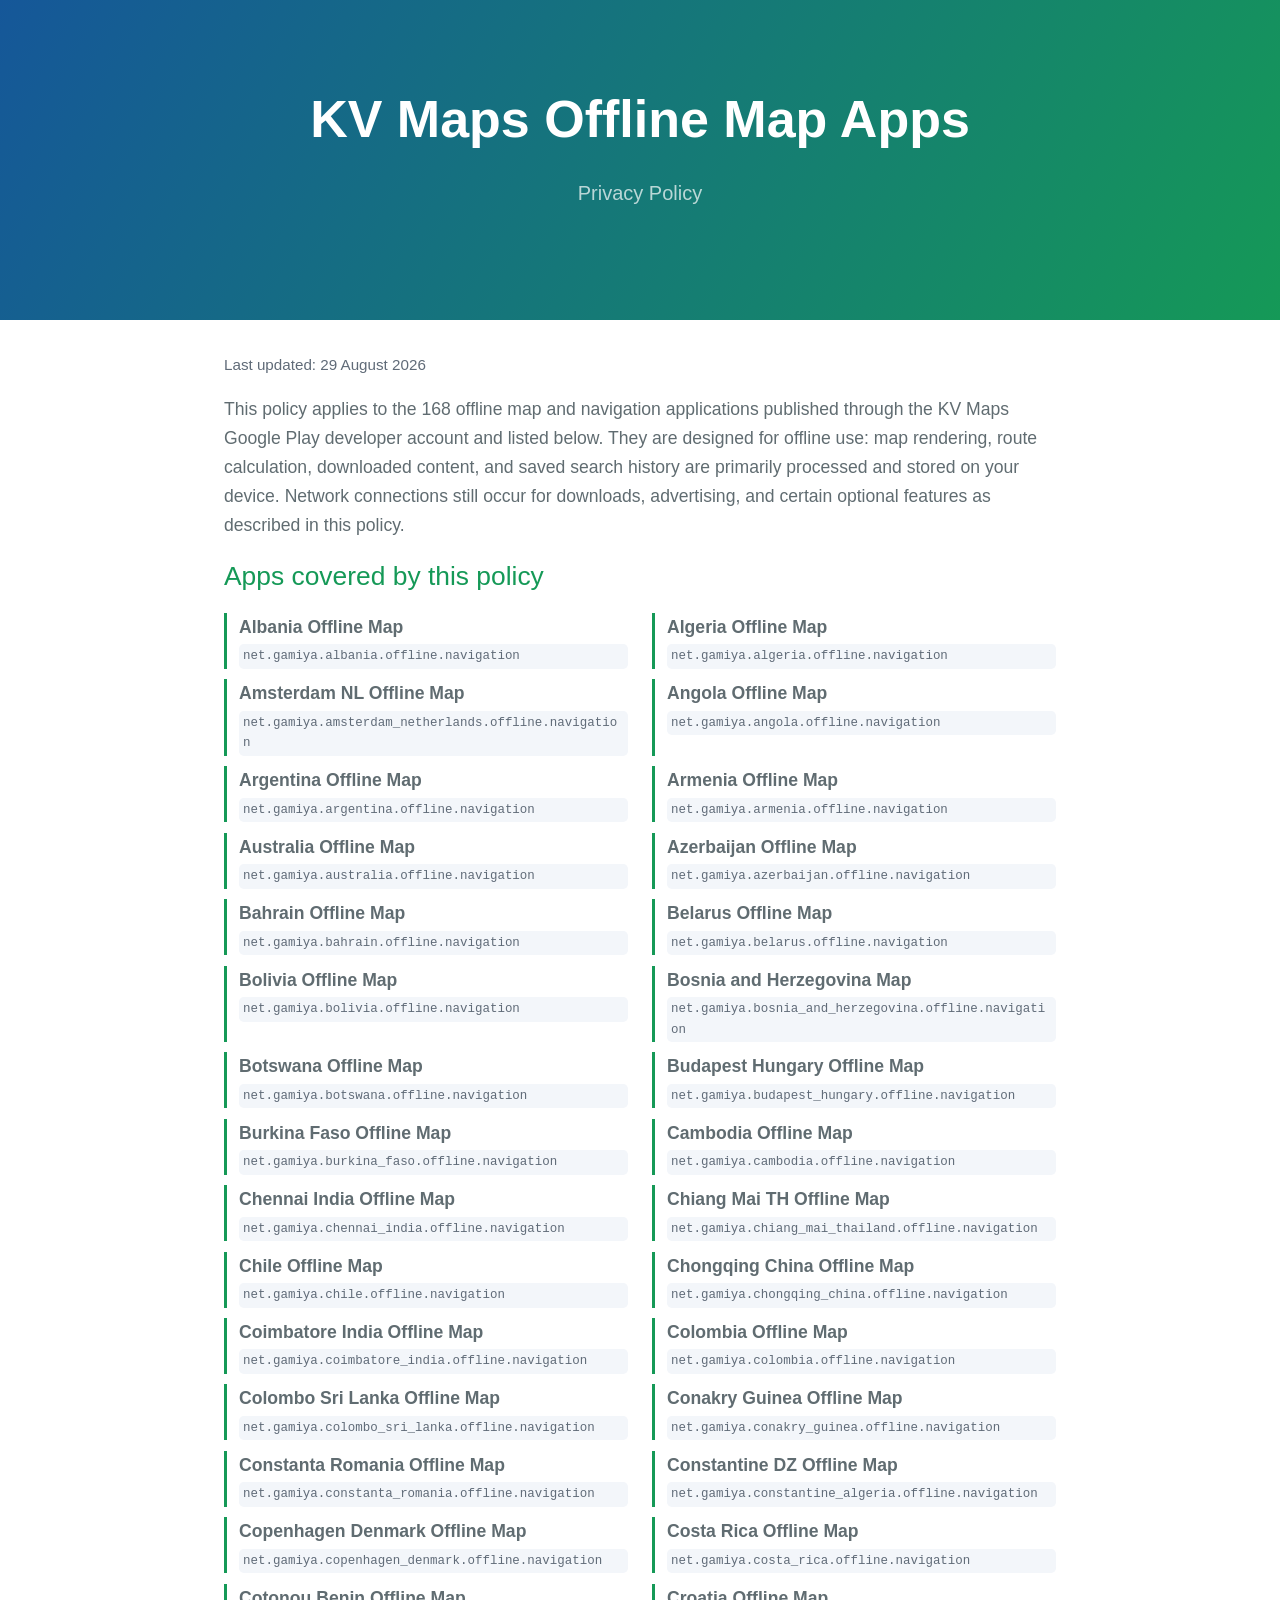
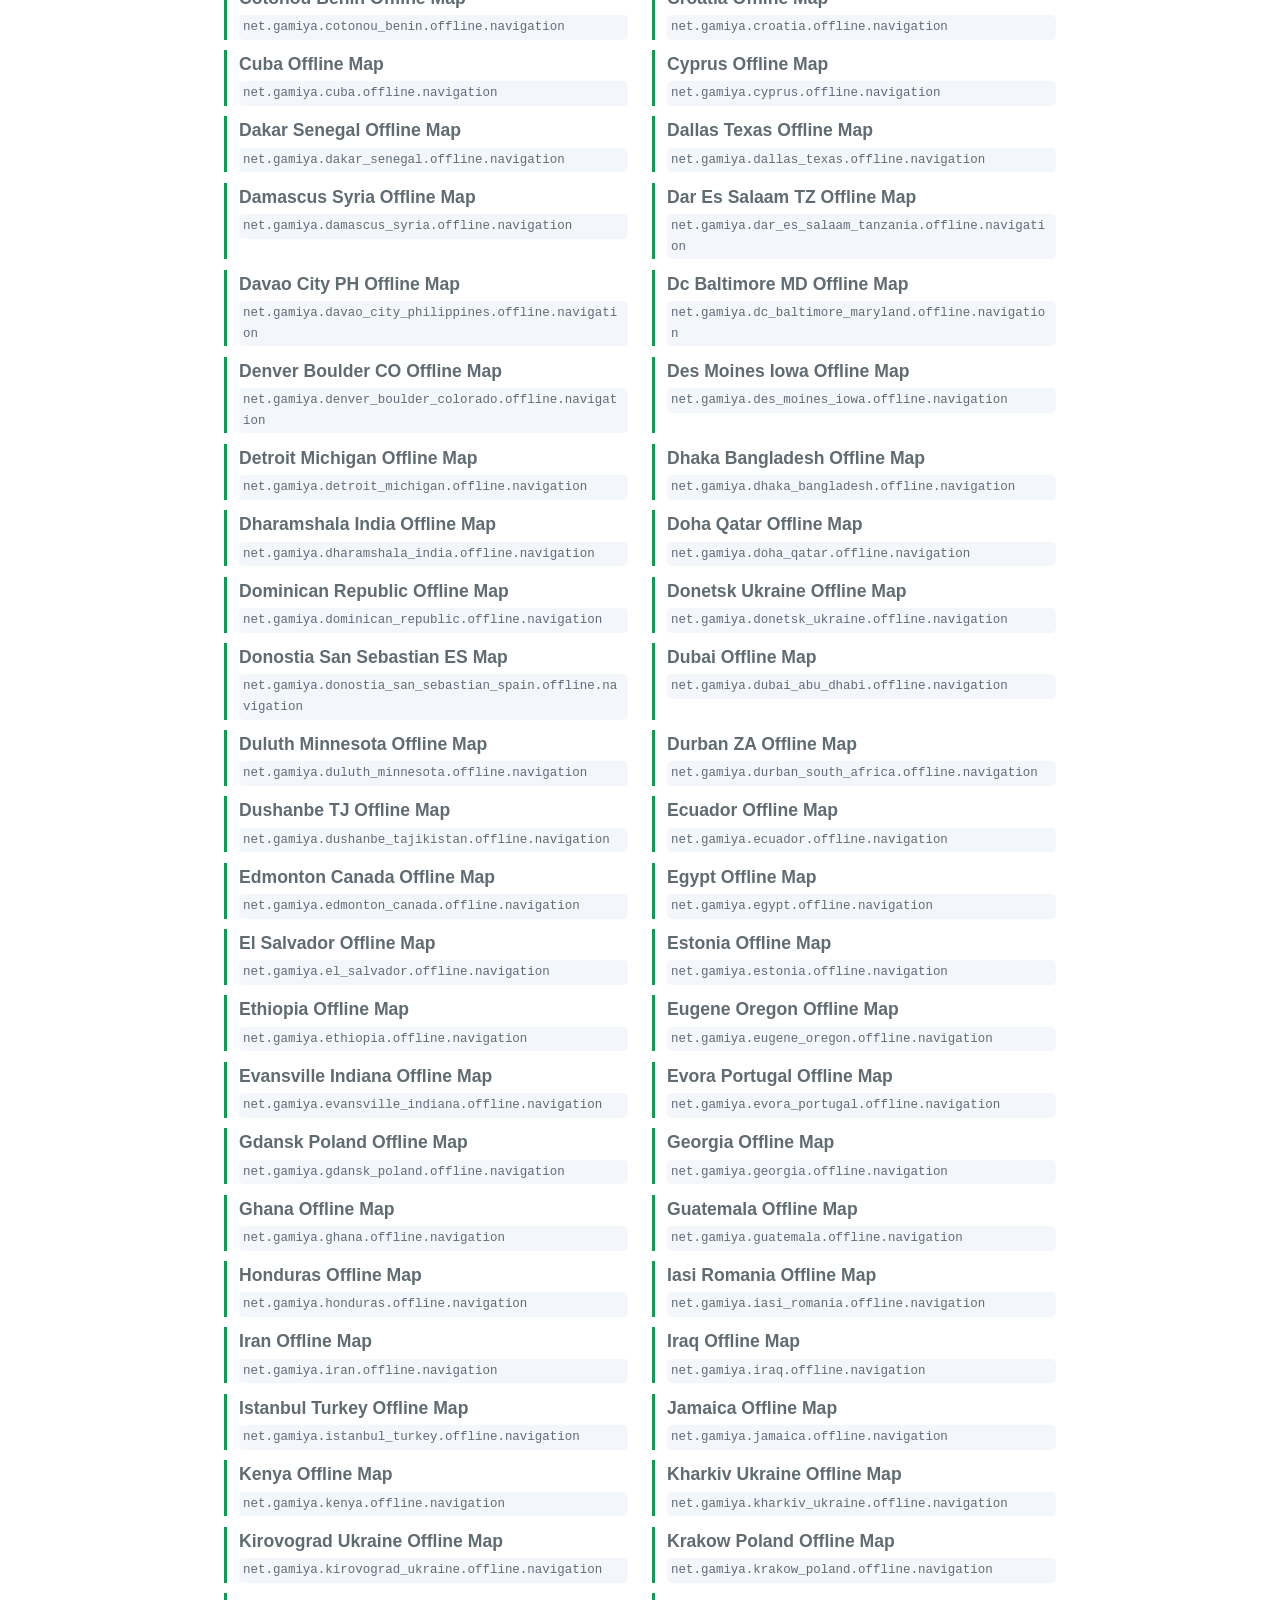
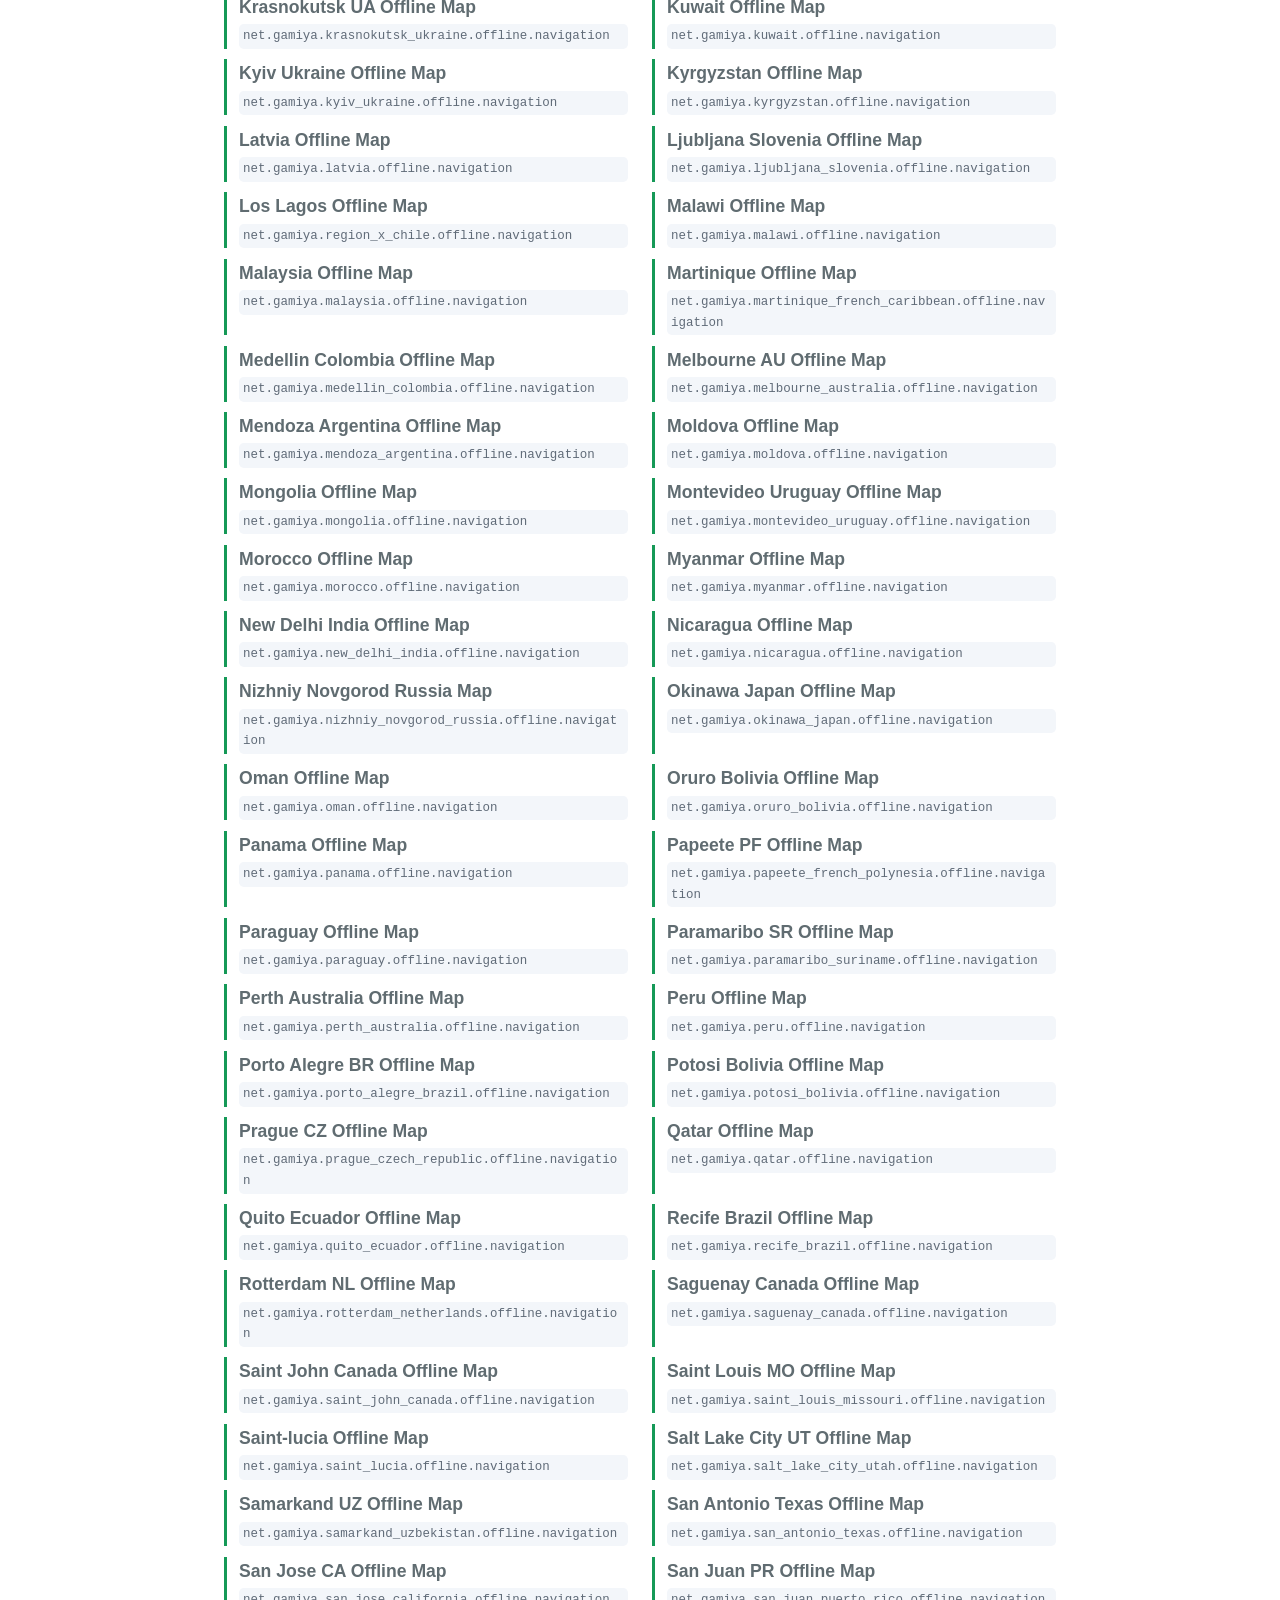
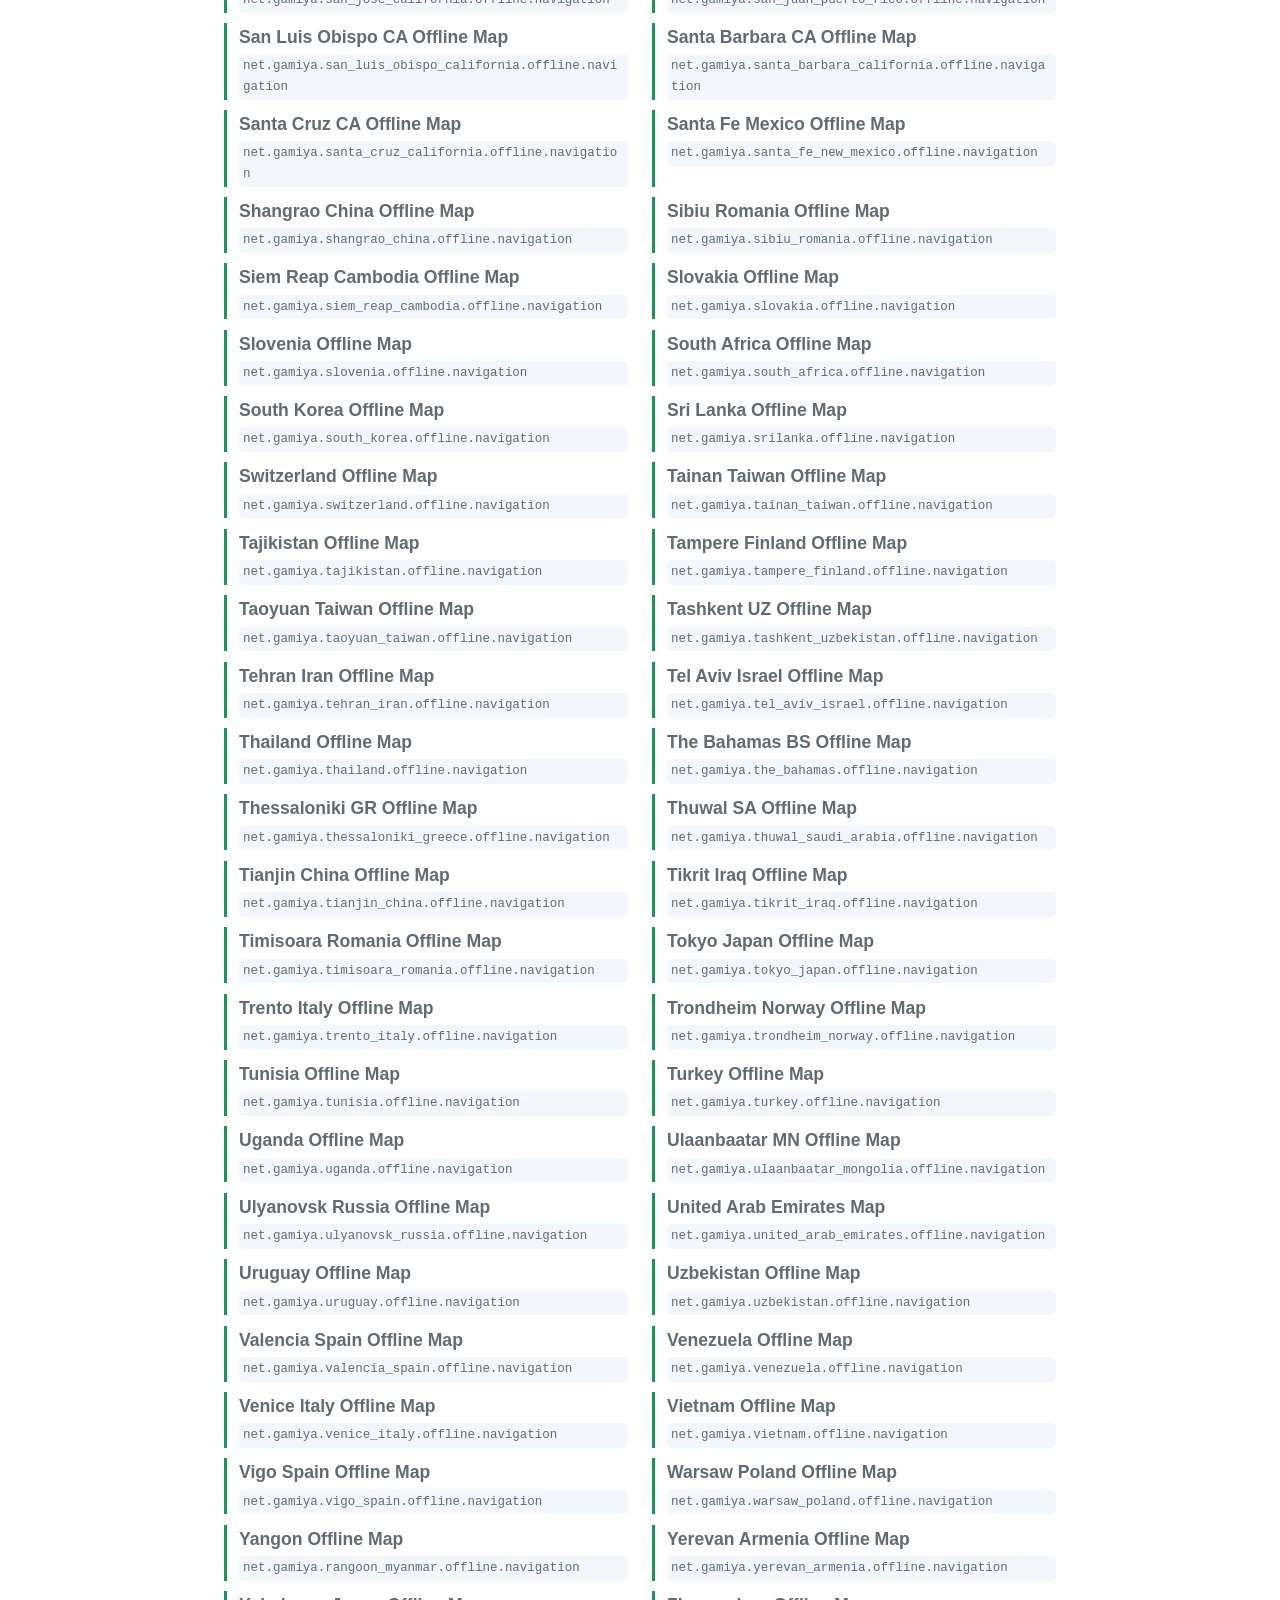
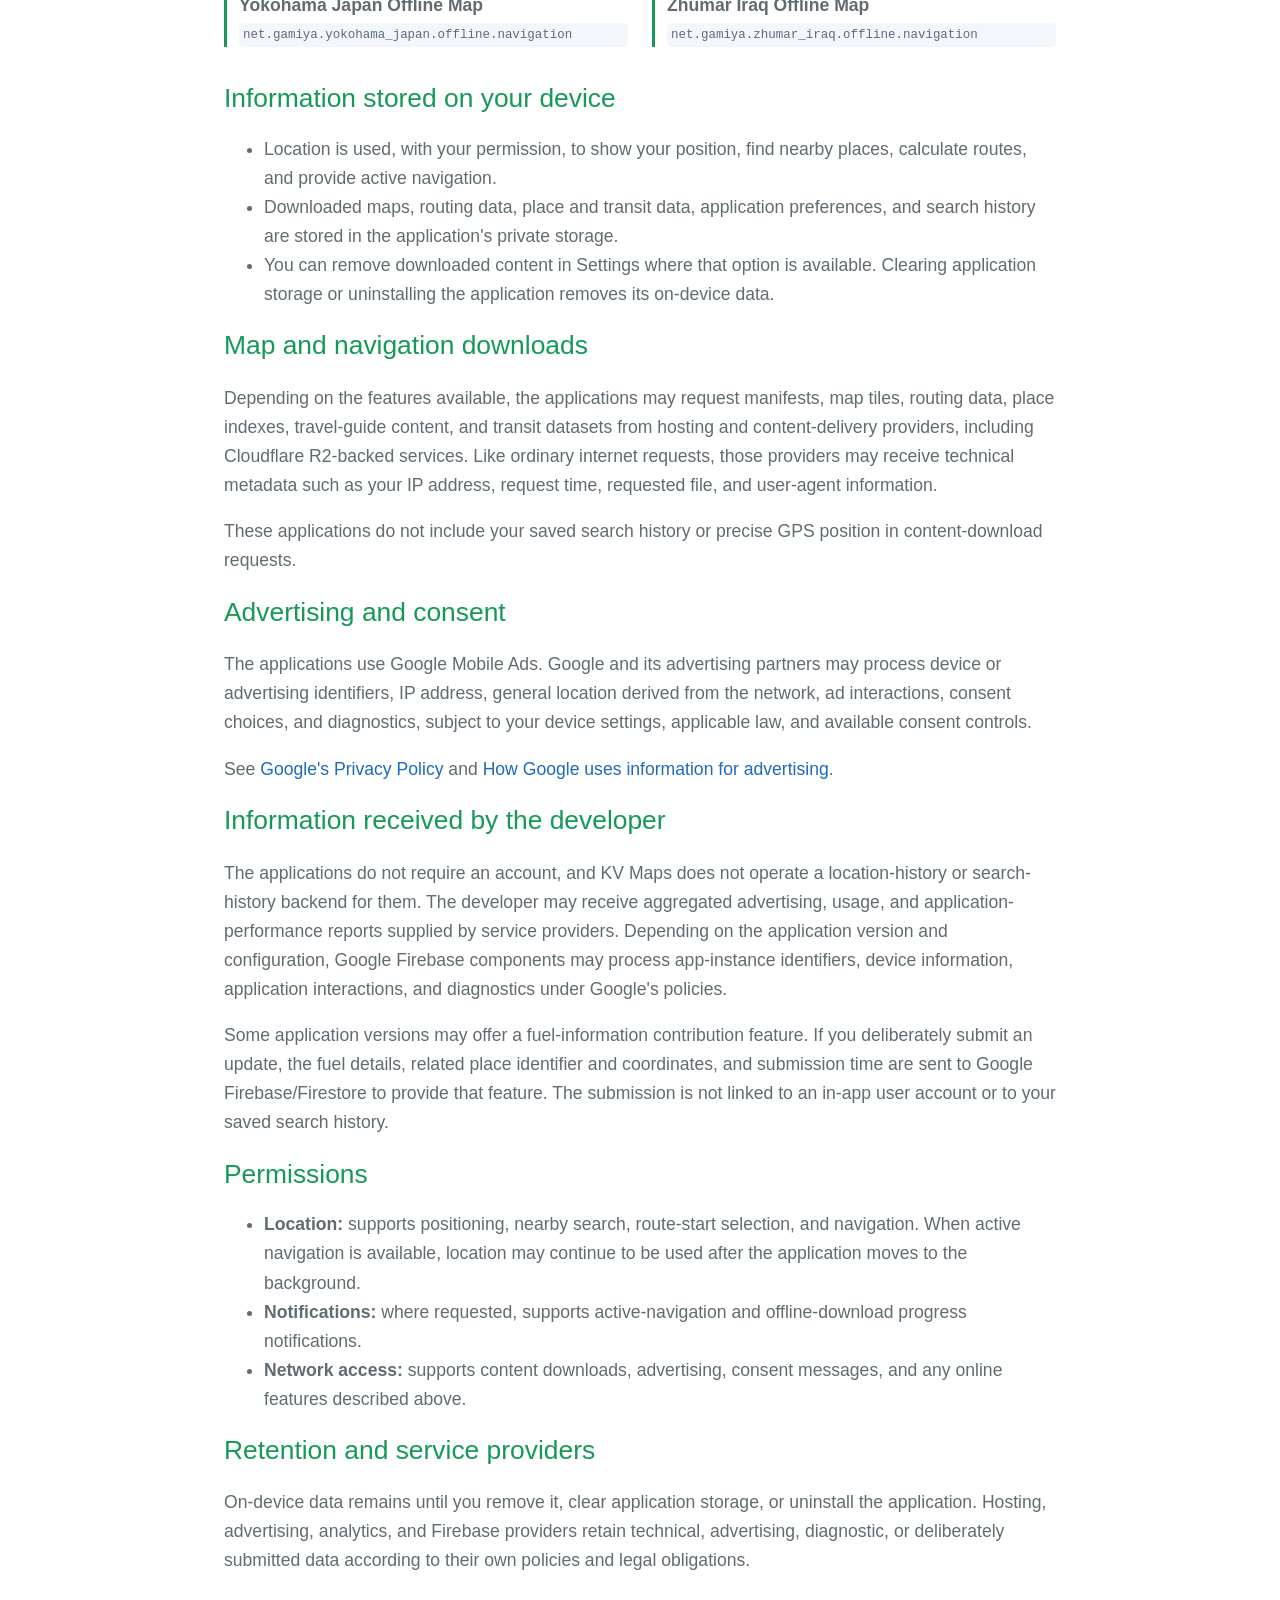
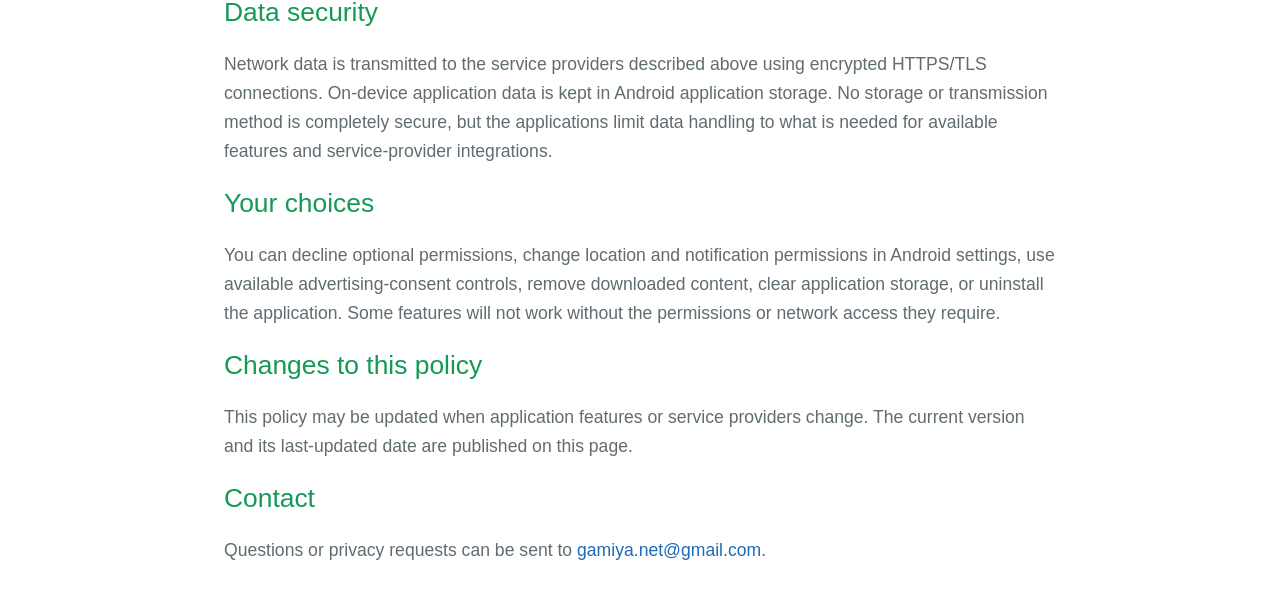
<file: privacy-kvmaps.html>
<!DOCTYPE html>
<html lang="en">
  <head>
    <meta charset="UTF-8">
    <meta name="viewport" content="width=device-width, initial-scale=1">
    <meta name="description" content="Privacy policy for KV Maps Offline Map Apps.">
    <title>KV Maps Offline Map Apps - Privacy Policy</title>
    <link rel="stylesheet" href="stylesheets/normalize.css">
    <link rel="stylesheet" href="stylesheets/stylesheet.css">
    <link rel="stylesheet" href="stylesheets/privacy-policy.css">
  </head>
  <body>
    <header class="page-header">
      <h1 class="project-name">KV Maps Offline Map Apps</h1>
      <p class="project-tagline">Privacy Policy</p>
    </header>

    <main class="main-content policy-content">
      <p class="last-updated">Last updated: 29 August 2026</p>
      <p>This policy applies to the 168 offline map and navigation applications published through the KV Maps Google Play developer account and listed below. They are designed for offline use: map rendering, route calculation, downloaded content, and saved search history are primarily processed and stored on your device. Network connections still occur for downloads, advertising, and certain optional features as described in this policy.</p>

      <section aria-labelledby="covered-apps">
        <h2 id="covered-apps">Apps covered by this policy</h2>
        <ul class="app-list">
          <li><strong>Albania Offline Map</strong><code>net.gamiya.albania.offline.navigation</code></li>
          <li><strong>Algeria Offline Map</strong><code>net.gamiya.algeria.offline.navigation</code></li>
          <li><strong>Amsterdam NL Offline Map</strong><code>net.gamiya.amsterdam_netherlands.offline.navigation</code></li>
          <li><strong>Angola Offline Map</strong><code>net.gamiya.angola.offline.navigation</code></li>
          <li><strong>Argentina Offline Map</strong><code>net.gamiya.argentina.offline.navigation</code></li>
          <li><strong>Armenia Offline Map</strong><code>net.gamiya.armenia.offline.navigation</code></li>
          <li><strong>Australia Offline Map</strong><code>net.gamiya.australia.offline.navigation</code></li>
          <li><strong>Azerbaijan Offline Map</strong><code>net.gamiya.azerbaijan.offline.navigation</code></li>
          <li><strong>Bahrain Offline Map</strong><code>net.gamiya.bahrain.offline.navigation</code></li>
          <li><strong>Belarus Offline Map</strong><code>net.gamiya.belarus.offline.navigation</code></li>
          <li><strong>Bolivia Offline Map</strong><code>net.gamiya.bolivia.offline.navigation</code></li>
          <li><strong>Bosnia and Herzegovina Map</strong><code>net.gamiya.bosnia_and_herzegovina.offline.navigation</code></li>
          <li><strong>Botswana Offline Map</strong><code>net.gamiya.botswana.offline.navigation</code></li>
          <li><strong>Budapest Hungary Offline Map</strong><code>net.gamiya.budapest_hungary.offline.navigation</code></li>
          <li><strong>Burkina Faso Offline Map</strong><code>net.gamiya.burkina_faso.offline.navigation</code></li>
          <li><strong>Cambodia Offline Map</strong><code>net.gamiya.cambodia.offline.navigation</code></li>
          <li><strong>Chennai India Offline Map</strong><code>net.gamiya.chennai_india.offline.navigation</code></li>
          <li><strong>Chiang Mai TH Offline Map</strong><code>net.gamiya.chiang_mai_thailand.offline.navigation</code></li>
          <li><strong>Chile Offline Map</strong><code>net.gamiya.chile.offline.navigation</code></li>
          <li><strong>Chongqing China Offline Map</strong><code>net.gamiya.chongqing_china.offline.navigation</code></li>
          <li><strong>Coimbatore India Offline Map</strong><code>net.gamiya.coimbatore_india.offline.navigation</code></li>
          <li><strong>Colombia Offline Map</strong><code>net.gamiya.colombia.offline.navigation</code></li>
          <li><strong>Colombo Sri Lanka Offline Map</strong><code>net.gamiya.colombo_sri_lanka.offline.navigation</code></li>
          <li><strong>Conakry Guinea Offline Map</strong><code>net.gamiya.conakry_guinea.offline.navigation</code></li>
          <li><strong>Constanta Romania Offline Map</strong><code>net.gamiya.constanta_romania.offline.navigation</code></li>
          <li><strong>Constantine DZ Offline Map</strong><code>net.gamiya.constantine_algeria.offline.navigation</code></li>
          <li><strong>Copenhagen Denmark Offline Map</strong><code>net.gamiya.copenhagen_denmark.offline.navigation</code></li>
          <li><strong>Costa Rica Offline Map</strong><code>net.gamiya.costa_rica.offline.navigation</code></li>
          <li><strong>Cotonou Benin Offline Map</strong><code>net.gamiya.cotonou_benin.offline.navigation</code></li>
          <li><strong>Croatia Offline Map</strong><code>net.gamiya.croatia.offline.navigation</code></li>
          <li><strong>Cuba Offline Map</strong><code>net.gamiya.cuba.offline.navigation</code></li>
          <li><strong>Cyprus Offline Map</strong><code>net.gamiya.cyprus.offline.navigation</code></li>
          <li><strong>Dakar Senegal Offline Map</strong><code>net.gamiya.dakar_senegal.offline.navigation</code></li>
          <li><strong>Dallas Texas Offline Map</strong><code>net.gamiya.dallas_texas.offline.navigation</code></li>
          <li><strong>Damascus Syria Offline Map</strong><code>net.gamiya.damascus_syria.offline.navigation</code></li>
          <li><strong>Dar Es Salaam TZ Offline Map</strong><code>net.gamiya.dar_es_salaam_tanzania.offline.navigation</code></li>
          <li><strong>Davao City PH Offline Map</strong><code>net.gamiya.davao_city_philippines.offline.navigation</code></li>
          <li><strong>Dc Baltimore MD Offline Map</strong><code>net.gamiya.dc_baltimore_maryland.offline.navigation</code></li>
          <li><strong>Denver Boulder CO Offline Map</strong><code>net.gamiya.denver_boulder_colorado.offline.navigation</code></li>
          <li><strong>Des Moines Iowa Offline Map</strong><code>net.gamiya.des_moines_iowa.offline.navigation</code></li>
          <li><strong>Detroit Michigan Offline Map</strong><code>net.gamiya.detroit_michigan.offline.navigation</code></li>
          <li><strong>Dhaka Bangladesh Offline Map</strong><code>net.gamiya.dhaka_bangladesh.offline.navigation</code></li>
          <li><strong>Dharamshala India Offline Map</strong><code>net.gamiya.dharamshala_india.offline.navigation</code></li>
          <li><strong>Doha Qatar Offline Map</strong><code>net.gamiya.doha_qatar.offline.navigation</code></li>
          <li><strong>Dominican Republic Offline Map</strong><code>net.gamiya.dominican_republic.offline.navigation</code></li>
          <li><strong>Donetsk Ukraine Offline Map</strong><code>net.gamiya.donetsk_ukraine.offline.navigation</code></li>
          <li><strong>Donostia San Sebastian ES Map</strong><code>net.gamiya.donostia_san_sebastian_spain.offline.navigation</code></li>
          <li><strong>Dubai Offline Map</strong><code>net.gamiya.dubai_abu_dhabi.offline.navigation</code></li>
          <li><strong>Duluth Minnesota Offline Map</strong><code>net.gamiya.duluth_minnesota.offline.navigation</code></li>
          <li><strong>Durban ZA Offline Map</strong><code>net.gamiya.durban_south_africa.offline.navigation</code></li>
          <li><strong>Dushanbe TJ Offline Map</strong><code>net.gamiya.dushanbe_tajikistan.offline.navigation</code></li>
          <li><strong>Ecuador Offline Map</strong><code>net.gamiya.ecuador.offline.navigation</code></li>
          <li><strong>Edmonton Canada Offline Map</strong><code>net.gamiya.edmonton_canada.offline.navigation</code></li>
          <li><strong>Egypt Offline Map</strong><code>net.gamiya.egypt.offline.navigation</code></li>
          <li><strong>El Salvador Offline Map</strong><code>net.gamiya.el_salvador.offline.navigation</code></li>
          <li><strong>Estonia Offline Map</strong><code>net.gamiya.estonia.offline.navigation</code></li>
          <li><strong>Ethiopia Offline Map</strong><code>net.gamiya.ethiopia.offline.navigation</code></li>
          <li><strong>Eugene Oregon Offline Map</strong><code>net.gamiya.eugene_oregon.offline.navigation</code></li>
          <li><strong>Evansville Indiana Offline Map</strong><code>net.gamiya.evansville_indiana.offline.navigation</code></li>
          <li><strong>Evora Portugal Offline Map</strong><code>net.gamiya.evora_portugal.offline.navigation</code></li>
          <li><strong>Gdansk Poland Offline Map</strong><code>net.gamiya.gdansk_poland.offline.navigation</code></li>
          <li><strong>Georgia Offline Map</strong><code>net.gamiya.georgia.offline.navigation</code></li>
          <li><strong>Ghana Offline Map</strong><code>net.gamiya.ghana.offline.navigation</code></li>
          <li><strong>Guatemala Offline Map</strong><code>net.gamiya.guatemala.offline.navigation</code></li>
          <li><strong>Honduras Offline Map</strong><code>net.gamiya.honduras.offline.navigation</code></li>
          <li><strong>Iasi Romania Offline Map</strong><code>net.gamiya.iasi_romania.offline.navigation</code></li>
          <li><strong>Iran Offline Map</strong><code>net.gamiya.iran.offline.navigation</code></li>
          <li><strong>Iraq Offline Map</strong><code>net.gamiya.iraq.offline.navigation</code></li>
          <li><strong>Istanbul Turkey Offline Map</strong><code>net.gamiya.istanbul_turkey.offline.navigation</code></li>
          <li><strong>Jamaica Offline Map</strong><code>net.gamiya.jamaica.offline.navigation</code></li>
          <li><strong>Kenya Offline Map</strong><code>net.gamiya.kenya.offline.navigation</code></li>
          <li><strong>Kharkiv Ukraine Offline Map</strong><code>net.gamiya.kharkiv_ukraine.offline.navigation</code></li>
          <li><strong>Kirovograd Ukraine Offline Map</strong><code>net.gamiya.kirovograd_ukraine.offline.navigation</code></li>
          <li><strong>Krakow Poland Offline Map</strong><code>net.gamiya.krakow_poland.offline.navigation</code></li>
          <li><strong>Krasnokutsk UA Offline Map</strong><code>net.gamiya.krasnokutsk_ukraine.offline.navigation</code></li>
          <li><strong>Kuwait Offline Map</strong><code>net.gamiya.kuwait.offline.navigation</code></li>
          <li><strong>Kyiv Ukraine Offline Map</strong><code>net.gamiya.kyiv_ukraine.offline.navigation</code></li>
          <li><strong>Kyrgyzstan Offline Map</strong><code>net.gamiya.kyrgyzstan.offline.navigation</code></li>
          <li><strong>Latvia Offline Map</strong><code>net.gamiya.latvia.offline.navigation</code></li>
          <li><strong>Ljubljana Slovenia Offline Map</strong><code>net.gamiya.ljubljana_slovenia.offline.navigation</code></li>
          <li><strong>Los Lagos Offline Map</strong><code>net.gamiya.region_x_chile.offline.navigation</code></li>
          <li><strong>Malawi Offline Map</strong><code>net.gamiya.malawi.offline.navigation</code></li>
          <li><strong>Malaysia Offline Map</strong><code>net.gamiya.malaysia.offline.navigation</code></li>
          <li><strong>Martinique Offline Map</strong><code>net.gamiya.martinique_french_caribbean.offline.navigation</code></li>
          <li><strong>Medellin Colombia Offline Map</strong><code>net.gamiya.medellin_colombia.offline.navigation</code></li>
          <li><strong>Melbourne AU Offline Map</strong><code>net.gamiya.melbourne_australia.offline.navigation</code></li>
          <li><strong>Mendoza Argentina Offline Map</strong><code>net.gamiya.mendoza_argentina.offline.navigation</code></li>
          <li><strong>Moldova Offline Map</strong><code>net.gamiya.moldova.offline.navigation</code></li>
          <li><strong>Mongolia Offline Map</strong><code>net.gamiya.mongolia.offline.navigation</code></li>
          <li><strong>Montevideo Uruguay Offline Map</strong><code>net.gamiya.montevideo_uruguay.offline.navigation</code></li>
          <li><strong>Morocco Offline Map</strong><code>net.gamiya.morocco.offline.navigation</code></li>
          <li><strong>Myanmar Offline Map</strong><code>net.gamiya.myanmar.offline.navigation</code></li>
          <li><strong>New Delhi India Offline Map</strong><code>net.gamiya.new_delhi_india.offline.navigation</code></li>
          <li><strong>Nicaragua Offline Map</strong><code>net.gamiya.nicaragua.offline.navigation</code></li>
          <li><strong>Nizhniy Novgorod Russia Map</strong><code>net.gamiya.nizhniy_novgorod_russia.offline.navigation</code></li>
          <li><strong>Okinawa Japan Offline Map</strong><code>net.gamiya.okinawa_japan.offline.navigation</code></li>
          <li><strong>Oman Offline Map</strong><code>net.gamiya.oman.offline.navigation</code></li>
          <li><strong>Oruro Bolivia Offline Map</strong><code>net.gamiya.oruro_bolivia.offline.navigation</code></li>
          <li><strong>Panama Offline Map</strong><code>net.gamiya.panama.offline.navigation</code></li>
          <li><strong>Papeete PF Offline Map</strong><code>net.gamiya.papeete_french_polynesia.offline.navigation</code></li>
          <li><strong>Paraguay Offline Map</strong><code>net.gamiya.paraguay.offline.navigation</code></li>
          <li><strong>Paramaribo SR Offline Map</strong><code>net.gamiya.paramaribo_suriname.offline.navigation</code></li>
          <li><strong>Perth Australia Offline Map</strong><code>net.gamiya.perth_australia.offline.navigation</code></li>
          <li><strong>Peru Offline Map</strong><code>net.gamiya.peru.offline.navigation</code></li>
          <li><strong>Porto Alegre BR Offline Map</strong><code>net.gamiya.porto_alegre_brazil.offline.navigation</code></li>
          <li><strong>Potosi Bolivia Offline Map</strong><code>net.gamiya.potosi_bolivia.offline.navigation</code></li>
          <li><strong>Prague CZ Offline Map</strong><code>net.gamiya.prague_czech_republic.offline.navigation</code></li>
          <li><strong>Qatar Offline Map</strong><code>net.gamiya.qatar.offline.navigation</code></li>
          <li><strong>Quito Ecuador Offline Map</strong><code>net.gamiya.quito_ecuador.offline.navigation</code></li>
          <li><strong>Recife Brazil Offline Map</strong><code>net.gamiya.recife_brazil.offline.navigation</code></li>
          <li><strong>Rotterdam NL Offline Map</strong><code>net.gamiya.rotterdam_netherlands.offline.navigation</code></li>
          <li><strong>Saguenay Canada Offline Map</strong><code>net.gamiya.saguenay_canada.offline.navigation</code></li>
          <li><strong>Saint John Canada Offline Map</strong><code>net.gamiya.saint_john_canada.offline.navigation</code></li>
          <li><strong>Saint Louis MO Offline Map</strong><code>net.gamiya.saint_louis_missouri.offline.navigation</code></li>
          <li><strong>Saint-lucia Offline Map</strong><code>net.gamiya.saint_lucia.offline.navigation</code></li>
          <li><strong>Salt Lake City UT Offline Map</strong><code>net.gamiya.salt_lake_city_utah.offline.navigation</code></li>
          <li><strong>Samarkand UZ Offline Map</strong><code>net.gamiya.samarkand_uzbekistan.offline.navigation</code></li>
          <li><strong>San Antonio Texas Offline Map</strong><code>net.gamiya.san_antonio_texas.offline.navigation</code></li>
          <li><strong>San Jose CA Offline Map</strong><code>net.gamiya.san_jose_california.offline.navigation</code></li>
          <li><strong>San Juan PR Offline Map</strong><code>net.gamiya.san_juan_puerto_rico.offline.navigation</code></li>
          <li><strong>San Luis Obispo CA Offline Map</strong><code>net.gamiya.san_luis_obispo_california.offline.navigation</code></li>
          <li><strong>Santa Barbara CA Offline Map</strong><code>net.gamiya.santa_barbara_california.offline.navigation</code></li>
          <li><strong>Santa Cruz CA Offline Map</strong><code>net.gamiya.santa_cruz_california.offline.navigation</code></li>
          <li><strong>Santa Fe Mexico Offline Map</strong><code>net.gamiya.santa_fe_new_mexico.offline.navigation</code></li>
          <li><strong>Shangrao China Offline Map</strong><code>net.gamiya.shangrao_china.offline.navigation</code></li>
          <li><strong>Sibiu Romania Offline Map</strong><code>net.gamiya.sibiu_romania.offline.navigation</code></li>
          <li><strong>Siem Reap Cambodia Offline Map</strong><code>net.gamiya.siem_reap_cambodia.offline.navigation</code></li>
          <li><strong>Slovakia Offline Map</strong><code>net.gamiya.slovakia.offline.navigation</code></li>
          <li><strong>Slovenia Offline Map</strong><code>net.gamiya.slovenia.offline.navigation</code></li>
          <li><strong>South Africa Offline Map</strong><code>net.gamiya.south_africa.offline.navigation</code></li>
          <li><strong>South Korea Offline Map</strong><code>net.gamiya.south_korea.offline.navigation</code></li>
          <li><strong>Sri Lanka Offline Map</strong><code>net.gamiya.srilanka.offline.navigation</code></li>
          <li><strong>Switzerland Offline Map</strong><code>net.gamiya.switzerland.offline.navigation</code></li>
          <li><strong>Tainan Taiwan Offline Map</strong><code>net.gamiya.tainan_taiwan.offline.navigation</code></li>
          <li><strong>Tajikistan Offline Map</strong><code>net.gamiya.tajikistan.offline.navigation</code></li>
          <li><strong>Tampere Finland Offline Map</strong><code>net.gamiya.tampere_finland.offline.navigation</code></li>
          <li><strong>Taoyuan Taiwan Offline Map</strong><code>net.gamiya.taoyuan_taiwan.offline.navigation</code></li>
          <li><strong>Tashkent UZ Offline Map</strong><code>net.gamiya.tashkent_uzbekistan.offline.navigation</code></li>
          <li><strong>Tehran Iran Offline Map</strong><code>net.gamiya.tehran_iran.offline.navigation</code></li>
          <li><strong>Tel Aviv Israel Offline Map</strong><code>net.gamiya.tel_aviv_israel.offline.navigation</code></li>
          <li><strong>Thailand Offline Map</strong><code>net.gamiya.thailand.offline.navigation</code></li>
          <li><strong>The Bahamas BS Offline Map</strong><code>net.gamiya.the_bahamas.offline.navigation</code></li>
          <li><strong>Thessaloniki GR Offline Map</strong><code>net.gamiya.thessaloniki_greece.offline.navigation</code></li>
          <li><strong>Thuwal SA Offline Map</strong><code>net.gamiya.thuwal_saudi_arabia.offline.navigation</code></li>
          <li><strong>Tianjin China Offline Map</strong><code>net.gamiya.tianjin_china.offline.navigation</code></li>
          <li><strong>Tikrit Iraq Offline Map</strong><code>net.gamiya.tikrit_iraq.offline.navigation</code></li>
          <li><strong>Timisoara Romania Offline Map</strong><code>net.gamiya.timisoara_romania.offline.navigation</code></li>
          <li><strong>Tokyo Japan Offline Map</strong><code>net.gamiya.tokyo_japan.offline.navigation</code></li>
          <li><strong>Trento Italy Offline Map</strong><code>net.gamiya.trento_italy.offline.navigation</code></li>
          <li><strong>Trondheim Norway Offline Map</strong><code>net.gamiya.trondheim_norway.offline.navigation</code></li>
          <li><strong>Tunisia Offline Map</strong><code>net.gamiya.tunisia.offline.navigation</code></li>
          <li><strong>Turkey Offline Map</strong><code>net.gamiya.turkey.offline.navigation</code></li>
          <li><strong>Uganda Offline Map</strong><code>net.gamiya.uganda.offline.navigation</code></li>
          <li><strong>Ulaanbaatar MN Offline Map</strong><code>net.gamiya.ulaanbaatar_mongolia.offline.navigation</code></li>
          <li><strong>Ulyanovsk Russia Offline Map</strong><code>net.gamiya.ulyanovsk_russia.offline.navigation</code></li>
          <li><strong>United Arab Emirates Map</strong><code>net.gamiya.united_arab_emirates.offline.navigation</code></li>
          <li><strong>Uruguay Offline Map</strong><code>net.gamiya.uruguay.offline.navigation</code></li>
          <li><strong>Uzbekistan Offline Map</strong><code>net.gamiya.uzbekistan.offline.navigation</code></li>
          <li><strong>Valencia Spain Offline Map</strong><code>net.gamiya.valencia_spain.offline.navigation</code></li>
          <li><strong>Venezuela Offline Map</strong><code>net.gamiya.venezuela.offline.navigation</code></li>
          <li><strong>Venice Italy Offline Map</strong><code>net.gamiya.venice_italy.offline.navigation</code></li>
          <li><strong>Vietnam Offline Map</strong><code>net.gamiya.vietnam.offline.navigation</code></li>
          <li><strong>Vigo Spain Offline Map</strong><code>net.gamiya.vigo_spain.offline.navigation</code></li>
          <li><strong>Warsaw Poland Offline Map</strong><code>net.gamiya.warsaw_poland.offline.navigation</code></li>
          <li><strong>Yangon Offline Map</strong><code>net.gamiya.rangoon_myanmar.offline.navigation</code></li>
          <li><strong>Yerevan Armenia Offline Map</strong><code>net.gamiya.yerevan_armenia.offline.navigation</code></li>
          <li><strong>Yokohama Japan Offline Map</strong><code>net.gamiya.yokohama_japan.offline.navigation</code></li>
          <li><strong>Zhumar Iraq Offline Map</strong><code>net.gamiya.zhumar_iraq.offline.navigation</code></li>
        </ul>
      </section>

      <section aria-labelledby="on-device">
        <h2 id="on-device">Information stored on your device</h2>
        <ul>
          <li>Location is used, with your permission, to show your position, find nearby places, calculate routes, and provide active navigation.</li>
          <li>Downloaded maps, routing data, place and transit data, application preferences, and search history are stored in the application's private storage.</li>
          <li>You can remove downloaded content in Settings where that option is available. Clearing application storage or uninstalling the application removes its on-device data.</li>
        </ul>
      </section>

      <section aria-labelledby="downloads">
        <h2 id="downloads">Map and navigation downloads</h2>
        <p>Depending on the features available, the applications may request manifests, map tiles, routing data, place indexes, travel-guide content, and transit datasets from hosting and content-delivery providers, including Cloudflare R2-backed services. Like ordinary internet requests, those providers may receive technical metadata such as your IP address, request time, requested file, and user-agent information.</p>
        <p>These applications do not include your saved search history or precise GPS position in content-download requests.</p>
      </section>

      <section aria-labelledby="advertising">
        <h2 id="advertising">Advertising and consent</h2>
        <p>The applications use Google Mobile Ads. Google and its advertising partners may process device or advertising identifiers, IP address, general location derived from the network, ad interactions, consent choices, and diagnostics, subject to your device settings, applicable law, and available consent controls.</p>
        <p>See <a href="https://policies.google.com/privacy">Google's Privacy Policy</a> and <a href="https://policies.google.com/technologies/ads">How Google uses information for advertising</a>.</p>
      </section>

      <section aria-labelledby="developer-information">
        <h2 id="developer-information">Information received by the developer</h2>
        <p>The applications do not require an account, and KV Maps does not operate a location-history or search-history backend for them. The developer may receive aggregated advertising, usage, and application-performance reports supplied by service providers. Depending on the application version and configuration, Google Firebase components may process app-instance identifiers, device information, application interactions, and diagnostics under Google's policies.</p>
        <p>Some application versions may offer a fuel-information contribution feature. If you deliberately submit an update, the fuel details, related place identifier and coordinates, and submission time are sent to Google Firebase/Firestore to provide that feature. The submission is not linked to an in-app user account or to your saved search history.</p>
      </section>

      <section aria-labelledby="permissions">
        <h2 id="permissions">Permissions</h2>
        <ul>
          <li><strong>Location:</strong> supports positioning, nearby search, route-start selection, and navigation. When active navigation is available, location may continue to be used after the application moves to the background.</li>
          <li><strong>Notifications:</strong> where requested, supports active-navigation and offline-download progress notifications.</li>
          <li><strong>Network access:</strong> supports content downloads, advertising, consent messages, and any online features described above.</li>
        </ul>
      </section>

      <section aria-labelledby="retention">
        <h2 id="retention">Retention and service providers</h2>
        <p>On-device data remains until you remove it, clear application storage, or uninstall the application. Hosting, advertising, analytics, and Firebase providers retain technical, advertising, diagnostic, or deliberately submitted data according to their own policies and legal obligations.</p>
      </section>

      <section aria-labelledby="security">
        <h2 id="security">Data security</h2>
        <p>Network data is transmitted to the service providers described above using encrypted HTTPS/TLS connections. On-device application data is kept in Android application storage. No storage or transmission method is completely secure, but the applications limit data handling to what is needed for available features and service-provider integrations.</p>
      </section>

      <section aria-labelledby="choices">
        <h2 id="choices">Your choices</h2>
        <p>You can decline optional permissions, change location and notification permissions in Android settings, use available advertising-consent controls, remove downloaded content, clear application storage, or uninstall the application. Some features will not work without the permissions or network access they require.</p>
      </section>

      <section aria-labelledby="changes">
        <h2 id="changes">Changes to this policy</h2>
        <p>This policy may be updated when application features or service providers change. The current version and its last-updated date are published on this page.</p>
      </section>

      <section aria-labelledby="contact">
        <h2 id="contact">Contact</h2>
        <p>Questions or privacy requests can be sent to <a href="mailto:gamiya.net@gmail.com">gamiya.net@gmail.com</a>.</p>
      </section>
    </main>
  </body>
</html>
</file>
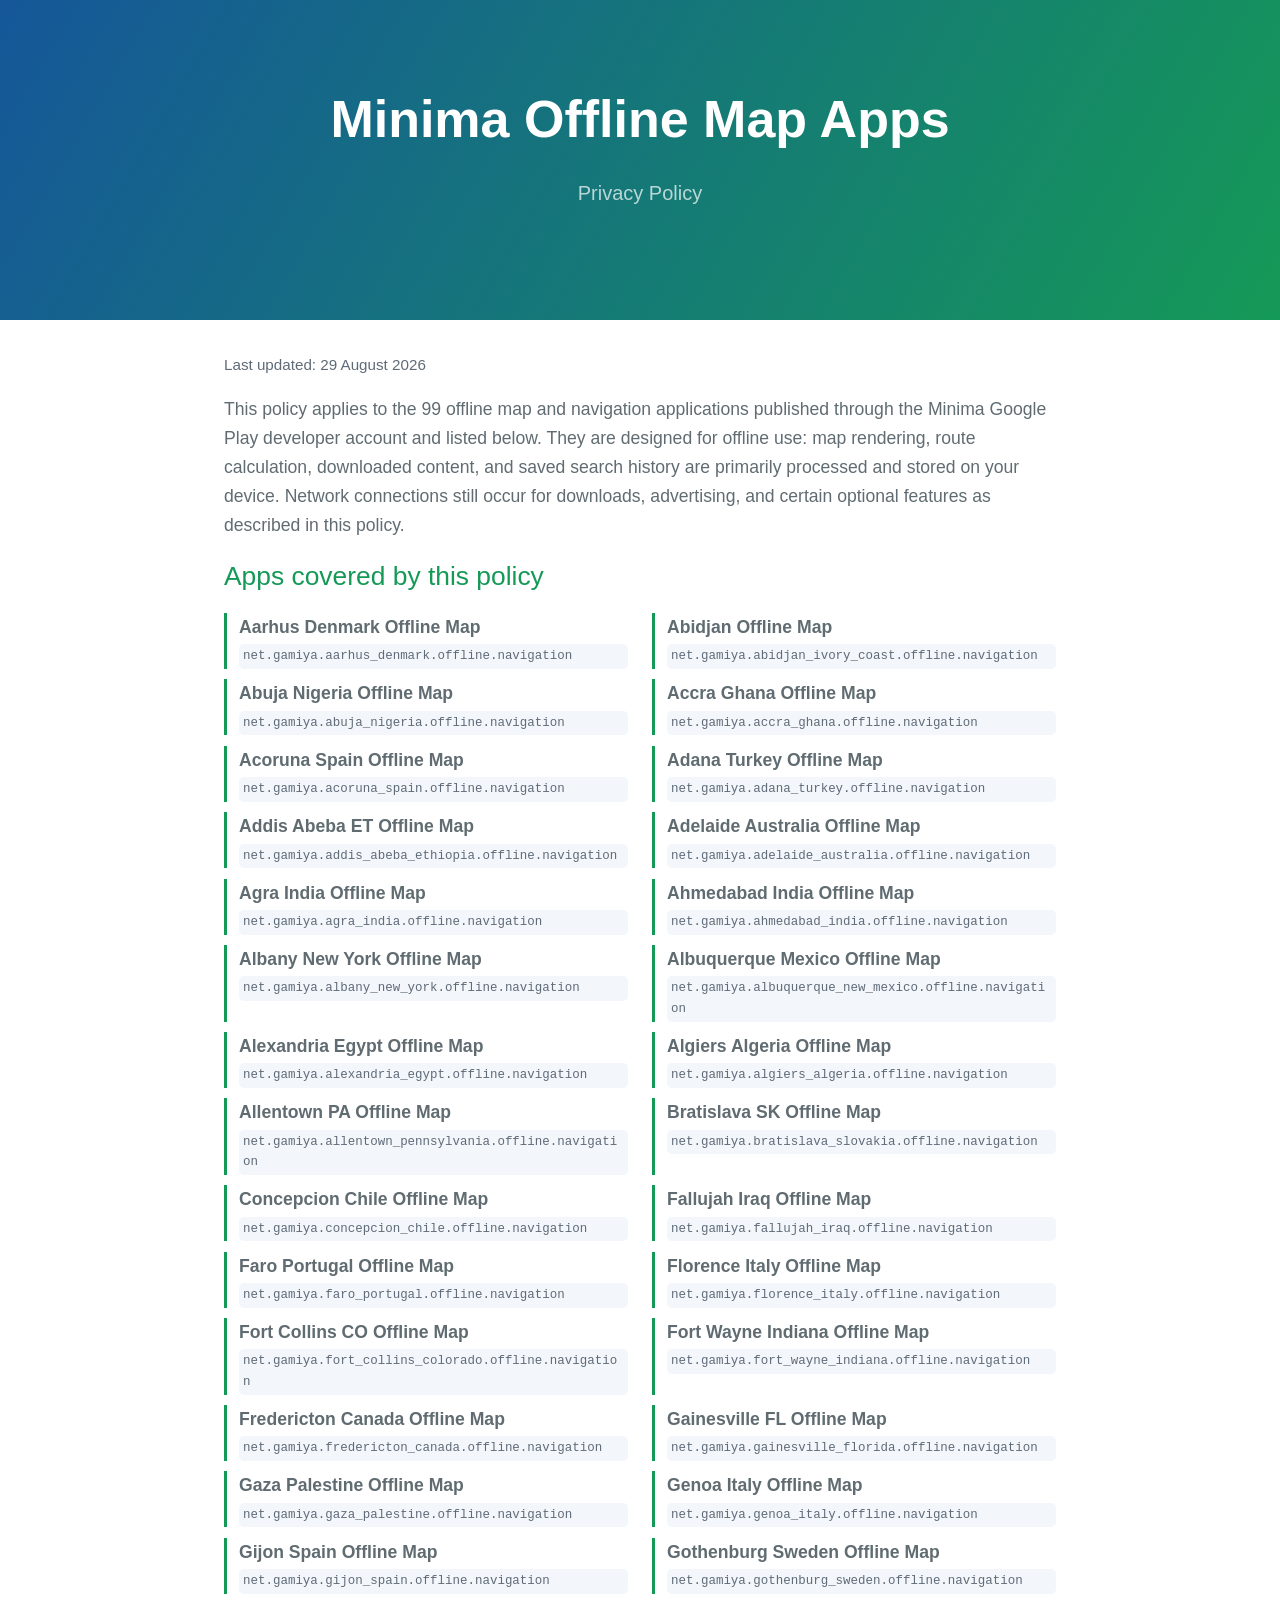
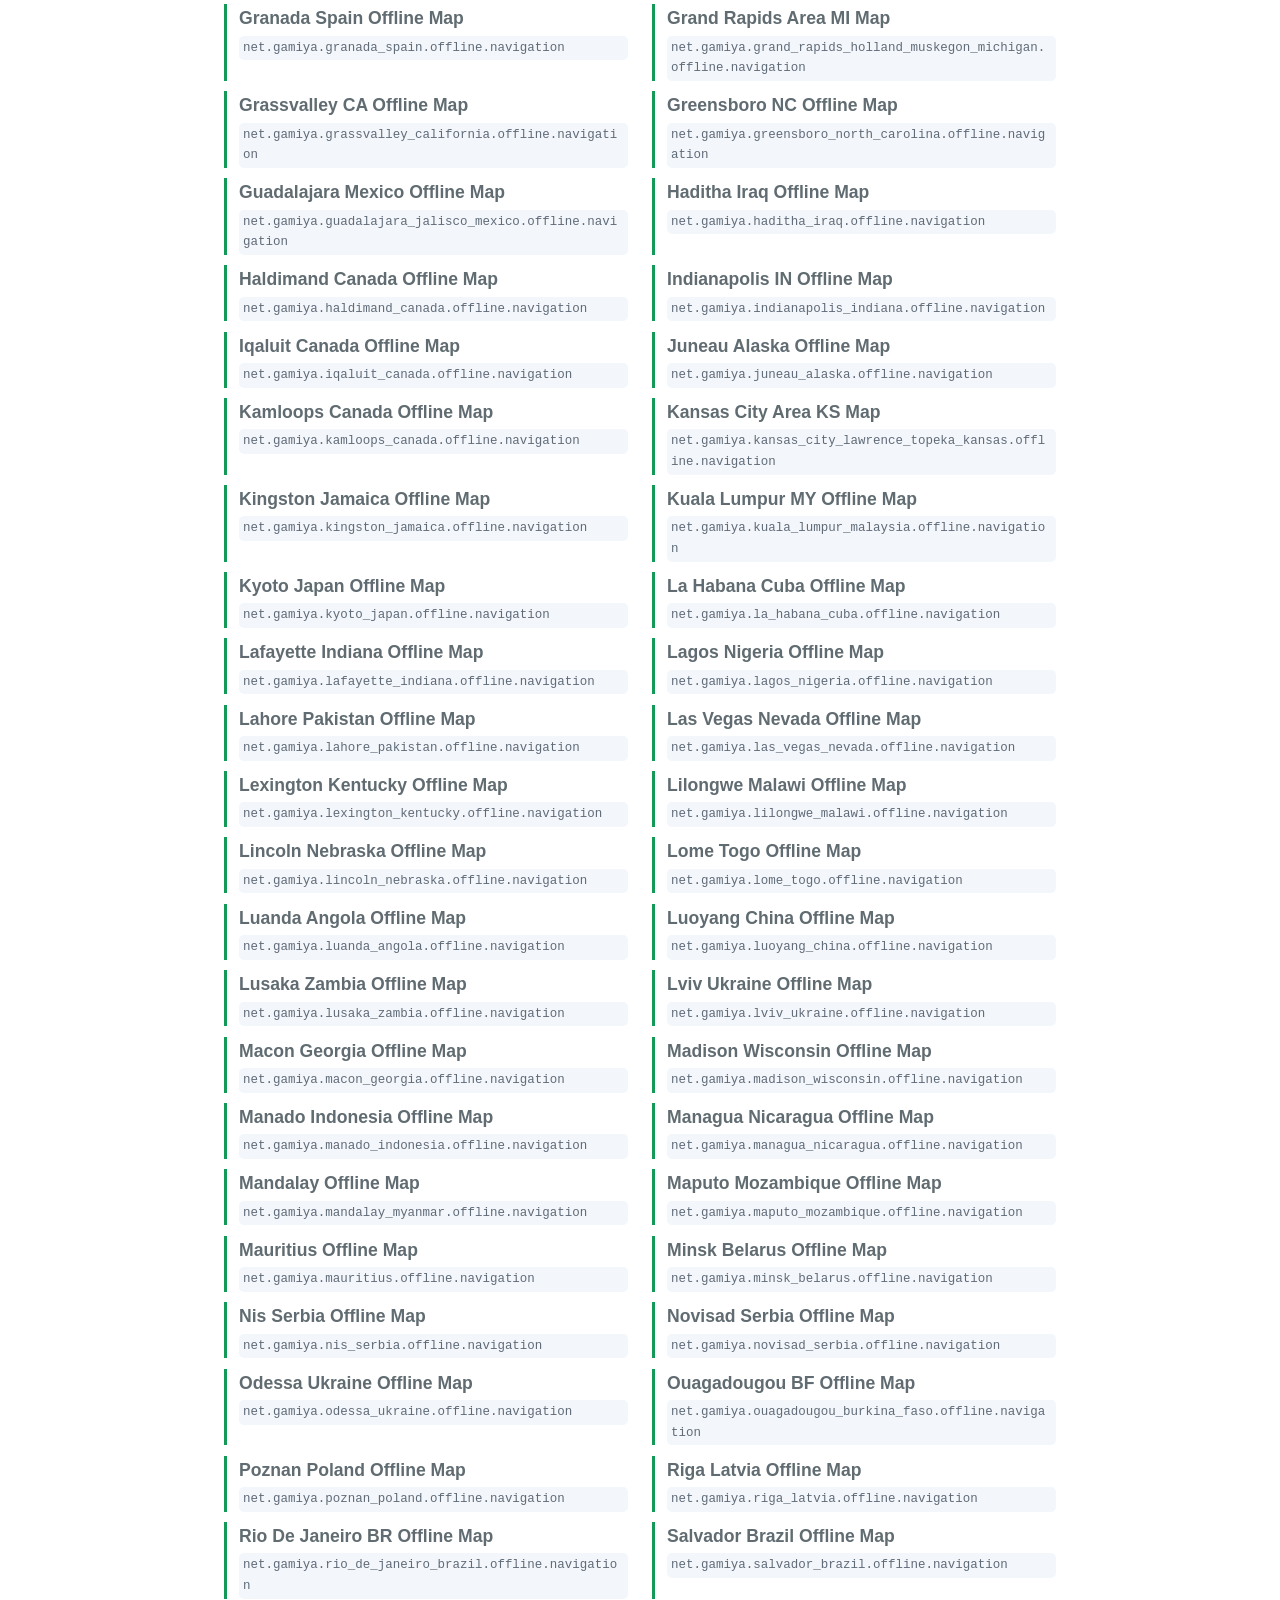
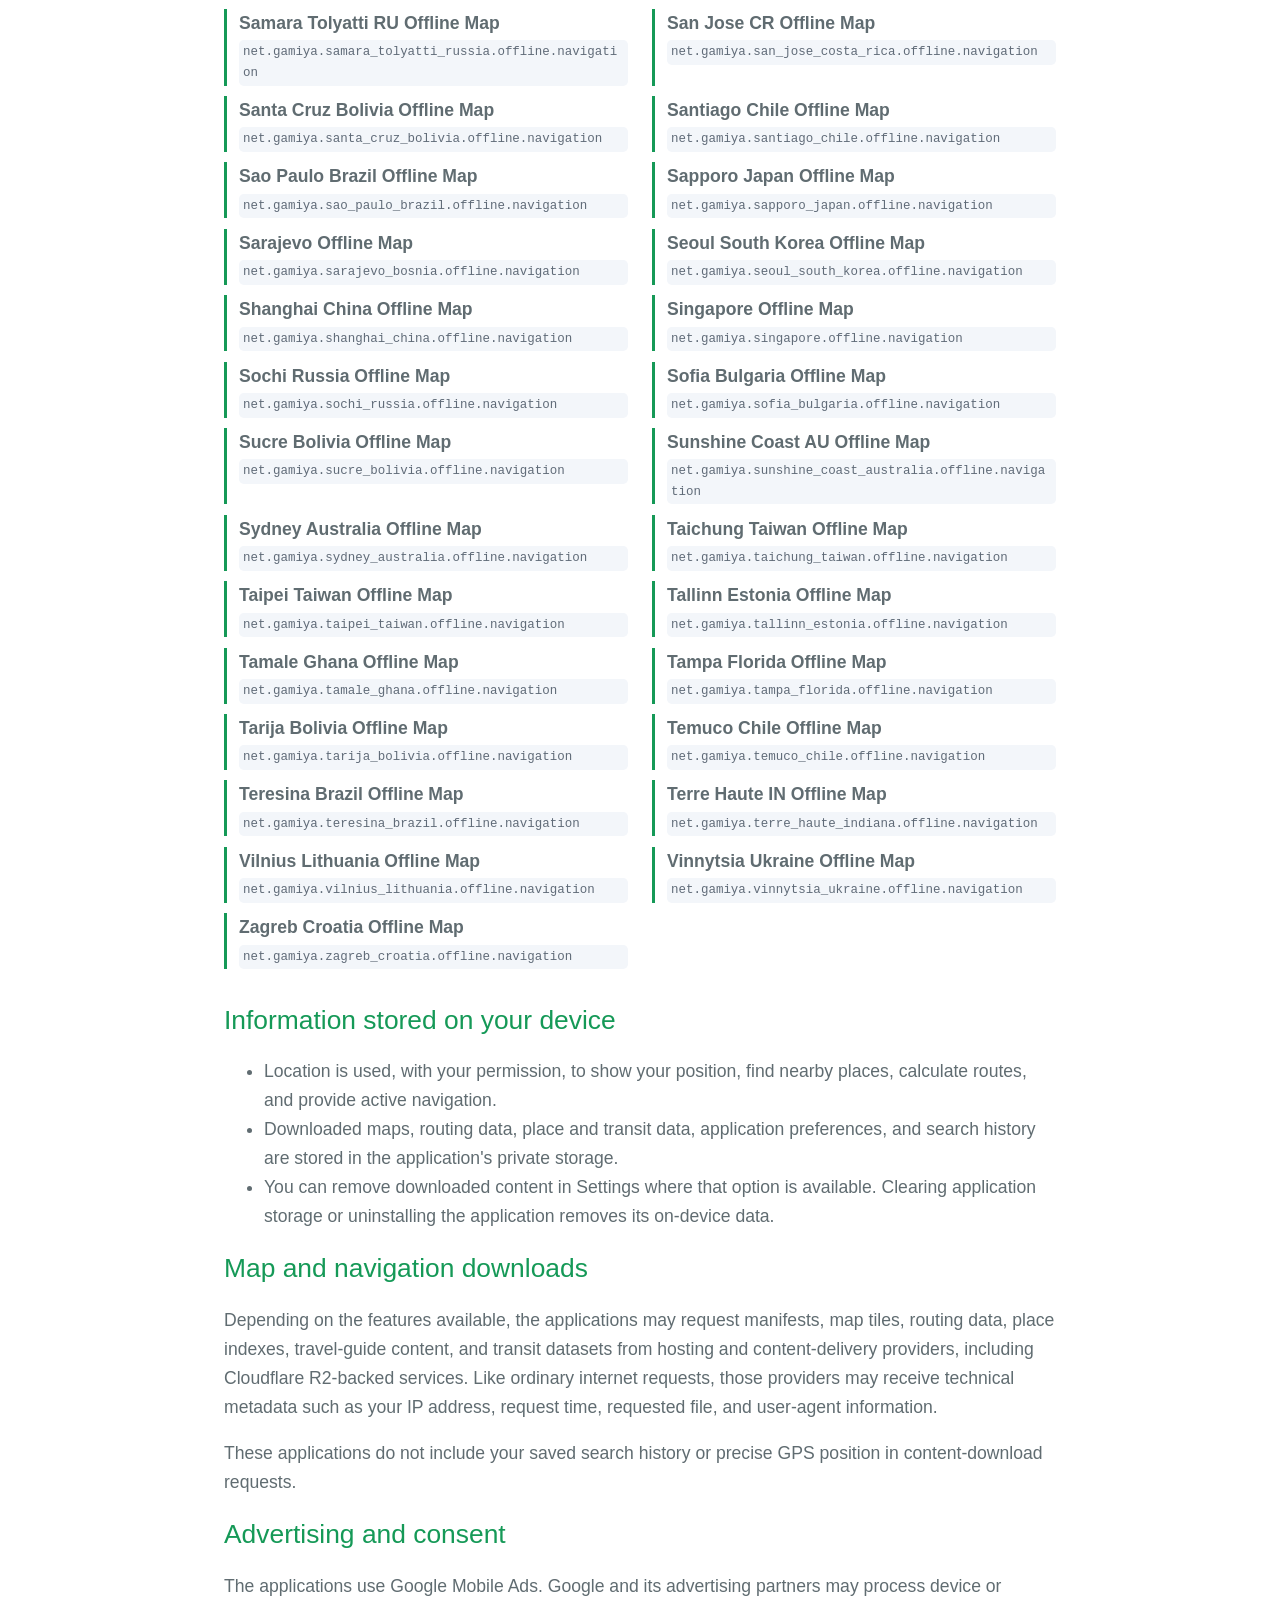
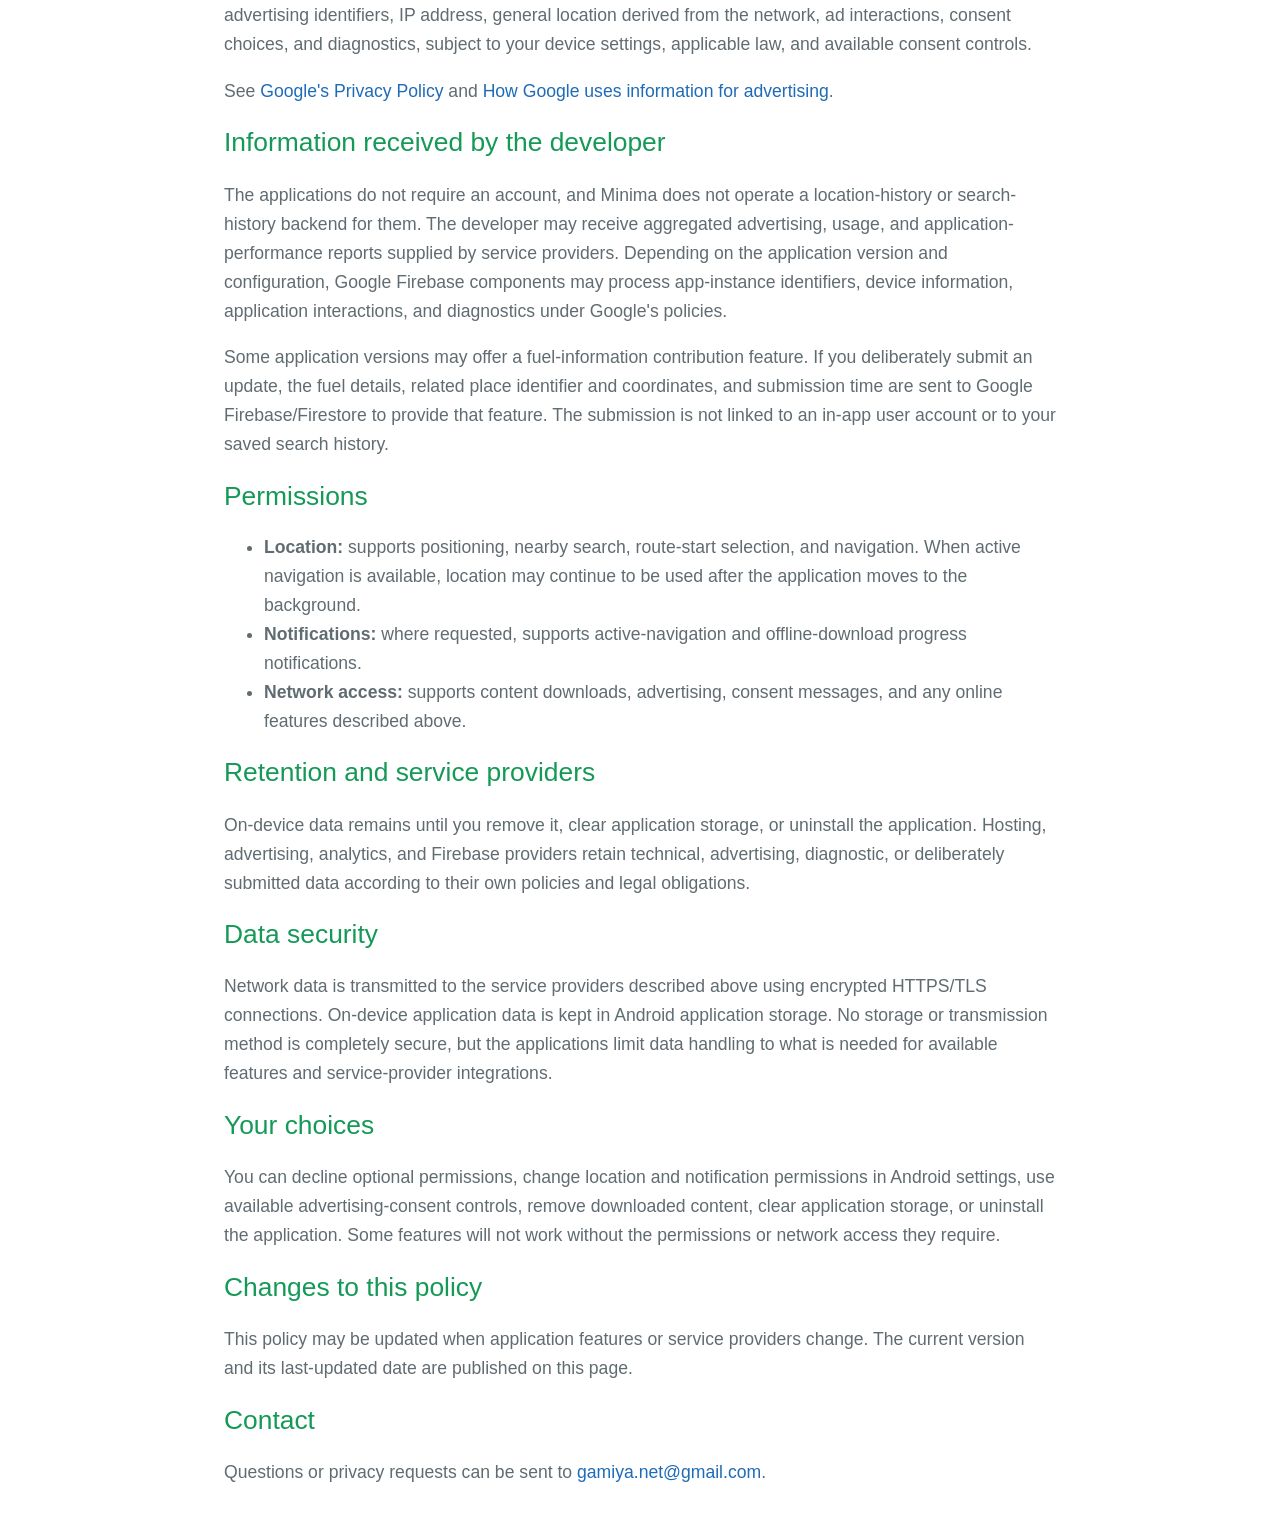
<file: privacy-minima.html>
<!DOCTYPE html>
<html lang="en">
  <head>
    <meta charset="UTF-8">
    <meta name="viewport" content="width=device-width, initial-scale=1">
    <meta name="description" content="Privacy policy for Minima Offline Map Apps.">
    <title>Minima Offline Map Apps - Privacy Policy</title>
    <link rel="stylesheet" href="stylesheets/normalize.css">
    <link rel="stylesheet" href="stylesheets/stylesheet.css">
    <link rel="stylesheet" href="stylesheets/privacy-policy.css">
  </head>
  <body>
    <header class="page-header">
      <h1 class="project-name">Minima Offline Map Apps</h1>
      <p class="project-tagline">Privacy Policy</p>
    </header>

    <main class="main-content policy-content">
      <p class="last-updated">Last updated: 29 August 2026</p>
      <p>This policy applies to the 99 offline map and navigation applications published through the Minima Google Play developer account and listed below. They are designed for offline use: map rendering, route calculation, downloaded content, and saved search history are primarily processed and stored on your device. Network connections still occur for downloads, advertising, and certain optional features as described in this policy.</p>

      <section aria-labelledby="covered-apps">
        <h2 id="covered-apps">Apps covered by this policy</h2>
        <ul class="app-list">
          <li><strong>Aarhus Denmark Offline Map</strong><code>net.gamiya.aarhus_denmark.offline.navigation</code></li>
          <li><strong>Abidjan Offline Map</strong><code>net.gamiya.abidjan_ivory_coast.offline.navigation</code></li>
          <li><strong>Abuja Nigeria Offline Map</strong><code>net.gamiya.abuja_nigeria.offline.navigation</code></li>
          <li><strong>Accra Ghana Offline Map</strong><code>net.gamiya.accra_ghana.offline.navigation</code></li>
          <li><strong>Acoruna Spain Offline Map</strong><code>net.gamiya.acoruna_spain.offline.navigation</code></li>
          <li><strong>Adana Turkey Offline Map</strong><code>net.gamiya.adana_turkey.offline.navigation</code></li>
          <li><strong>Addis Abeba ET Offline Map</strong><code>net.gamiya.addis_abeba_ethiopia.offline.navigation</code></li>
          <li><strong>Adelaide Australia Offline Map</strong><code>net.gamiya.adelaide_australia.offline.navigation</code></li>
          <li><strong>Agra India Offline Map</strong><code>net.gamiya.agra_india.offline.navigation</code></li>
          <li><strong>Ahmedabad India Offline Map</strong><code>net.gamiya.ahmedabad_india.offline.navigation</code></li>
          <li><strong>Albany New York Offline Map</strong><code>net.gamiya.albany_new_york.offline.navigation</code></li>
          <li><strong>Albuquerque Mexico Offline Map</strong><code>net.gamiya.albuquerque_new_mexico.offline.navigation</code></li>
          <li><strong>Alexandria Egypt Offline Map</strong><code>net.gamiya.alexandria_egypt.offline.navigation</code></li>
          <li><strong>Algiers Algeria Offline Map</strong><code>net.gamiya.algiers_algeria.offline.navigation</code></li>
          <li><strong>Allentown PA Offline Map</strong><code>net.gamiya.allentown_pennsylvania.offline.navigation</code></li>
          <li><strong>Bratislava SK Offline Map</strong><code>net.gamiya.bratislava_slovakia.offline.navigation</code></li>
          <li><strong>Concepcion Chile Offline Map</strong><code>net.gamiya.concepcion_chile.offline.navigation</code></li>
          <li><strong>Fallujah Iraq Offline Map</strong><code>net.gamiya.fallujah_iraq.offline.navigation</code></li>
          <li><strong>Faro Portugal Offline Map</strong><code>net.gamiya.faro_portugal.offline.navigation</code></li>
          <li><strong>Florence Italy Offline Map</strong><code>net.gamiya.florence_italy.offline.navigation</code></li>
          <li><strong>Fort Collins CO Offline Map</strong><code>net.gamiya.fort_collins_colorado.offline.navigation</code></li>
          <li><strong>Fort Wayne Indiana Offline Map</strong><code>net.gamiya.fort_wayne_indiana.offline.navigation</code></li>
          <li><strong>Fredericton Canada Offline Map</strong><code>net.gamiya.fredericton_canada.offline.navigation</code></li>
          <li><strong>Gainesville FL Offline Map</strong><code>net.gamiya.gainesville_florida.offline.navigation</code></li>
          <li><strong>Gaza Palestine Offline Map</strong><code>net.gamiya.gaza_palestine.offline.navigation</code></li>
          <li><strong>Genoa Italy Offline Map</strong><code>net.gamiya.genoa_italy.offline.navigation</code></li>
          <li><strong>Gijon Spain Offline Map</strong><code>net.gamiya.gijon_spain.offline.navigation</code></li>
          <li><strong>Gothenburg Sweden Offline Map</strong><code>net.gamiya.gothenburg_sweden.offline.navigation</code></li>
          <li><strong>Granada Spain Offline Map</strong><code>net.gamiya.granada_spain.offline.navigation</code></li>
          <li><strong>Grand Rapids Area MI Map</strong><code>net.gamiya.grand_rapids_holland_muskegon_michigan.offline.navigation</code></li>
          <li><strong>Grassvalley CA Offline Map</strong><code>net.gamiya.grassvalley_california.offline.navigation</code></li>
          <li><strong>Greensboro NC Offline Map</strong><code>net.gamiya.greensboro_north_carolina.offline.navigation</code></li>
          <li><strong>Guadalajara Mexico Offline Map</strong><code>net.gamiya.guadalajara_jalisco_mexico.offline.navigation</code></li>
          <li><strong>Haditha Iraq Offline Map</strong><code>net.gamiya.haditha_iraq.offline.navigation</code></li>
          <li><strong>Haldimand Canada Offline Map</strong><code>net.gamiya.haldimand_canada.offline.navigation</code></li>
          <li><strong>Indianapolis IN Offline Map</strong><code>net.gamiya.indianapolis_indiana.offline.navigation</code></li>
          <li><strong>Iqaluit Canada Offline Map</strong><code>net.gamiya.iqaluit_canada.offline.navigation</code></li>
          <li><strong>Juneau Alaska Offline Map</strong><code>net.gamiya.juneau_alaska.offline.navigation</code></li>
          <li><strong>Kamloops Canada Offline Map</strong><code>net.gamiya.kamloops_canada.offline.navigation</code></li>
          <li><strong>Kansas City Area KS Map</strong><code>net.gamiya.kansas_city_lawrence_topeka_kansas.offline.navigation</code></li>
          <li><strong>Kingston Jamaica Offline Map</strong><code>net.gamiya.kingston_jamaica.offline.navigation</code></li>
          <li><strong>Kuala Lumpur MY Offline Map</strong><code>net.gamiya.kuala_lumpur_malaysia.offline.navigation</code></li>
          <li><strong>Kyoto Japan Offline Map</strong><code>net.gamiya.kyoto_japan.offline.navigation</code></li>
          <li><strong>La Habana Cuba Offline Map</strong><code>net.gamiya.la_habana_cuba.offline.navigation</code></li>
          <li><strong>Lafayette Indiana Offline Map</strong><code>net.gamiya.lafayette_indiana.offline.navigation</code></li>
          <li><strong>Lagos Nigeria Offline Map</strong><code>net.gamiya.lagos_nigeria.offline.navigation</code></li>
          <li><strong>Lahore Pakistan Offline Map</strong><code>net.gamiya.lahore_pakistan.offline.navigation</code></li>
          <li><strong>Las Vegas Nevada Offline Map</strong><code>net.gamiya.las_vegas_nevada.offline.navigation</code></li>
          <li><strong>Lexington Kentucky Offline Map</strong><code>net.gamiya.lexington_kentucky.offline.navigation</code></li>
          <li><strong>Lilongwe Malawi Offline Map</strong><code>net.gamiya.lilongwe_malawi.offline.navigation</code></li>
          <li><strong>Lincoln Nebraska Offline Map</strong><code>net.gamiya.lincoln_nebraska.offline.navigation</code></li>
          <li><strong>Lome Togo Offline Map</strong><code>net.gamiya.lome_togo.offline.navigation</code></li>
          <li><strong>Luanda Angola Offline Map</strong><code>net.gamiya.luanda_angola.offline.navigation</code></li>
          <li><strong>Luoyang China Offline Map</strong><code>net.gamiya.luoyang_china.offline.navigation</code></li>
          <li><strong>Lusaka Zambia Offline Map</strong><code>net.gamiya.lusaka_zambia.offline.navigation</code></li>
          <li><strong>Lviv Ukraine Offline Map</strong><code>net.gamiya.lviv_ukraine.offline.navigation</code></li>
          <li><strong>Macon Georgia Offline Map</strong><code>net.gamiya.macon_georgia.offline.navigation</code></li>
          <li><strong>Madison Wisconsin Offline Map</strong><code>net.gamiya.madison_wisconsin.offline.navigation</code></li>
          <li><strong>Manado Indonesia Offline Map</strong><code>net.gamiya.manado_indonesia.offline.navigation</code></li>
          <li><strong>Managua Nicaragua Offline Map</strong><code>net.gamiya.managua_nicaragua.offline.navigation</code></li>
          <li><strong>Mandalay Offline Map</strong><code>net.gamiya.mandalay_myanmar.offline.navigation</code></li>
          <li><strong>Maputo Mozambique Offline Map</strong><code>net.gamiya.maputo_mozambique.offline.navigation</code></li>
          <li><strong>Mauritius Offline Map</strong><code>net.gamiya.mauritius.offline.navigation</code></li>
          <li><strong>Minsk Belarus Offline Map</strong><code>net.gamiya.minsk_belarus.offline.navigation</code></li>
          <li><strong>Nis Serbia Offline Map</strong><code>net.gamiya.nis_serbia.offline.navigation</code></li>
          <li><strong>Novisad Serbia Offline Map</strong><code>net.gamiya.novisad_serbia.offline.navigation</code></li>
          <li><strong>Odessa Ukraine Offline Map</strong><code>net.gamiya.odessa_ukraine.offline.navigation</code></li>
          <li><strong>Ouagadougou BF Offline Map</strong><code>net.gamiya.ouagadougou_burkina_faso.offline.navigation</code></li>
          <li><strong>Poznan Poland Offline Map</strong><code>net.gamiya.poznan_poland.offline.navigation</code></li>
          <li><strong>Riga Latvia Offline Map</strong><code>net.gamiya.riga_latvia.offline.navigation</code></li>
          <li><strong>Rio De Janeiro BR Offline Map</strong><code>net.gamiya.rio_de_janeiro_brazil.offline.navigation</code></li>
          <li><strong>Salvador Brazil Offline Map</strong><code>net.gamiya.salvador_brazil.offline.navigation</code></li>
          <li><strong>Samara Tolyatti RU Offline Map</strong><code>net.gamiya.samara_tolyatti_russia.offline.navigation</code></li>
          <li><strong>San Jose CR Offline Map</strong><code>net.gamiya.san_jose_costa_rica.offline.navigation</code></li>
          <li><strong>Santa Cruz Bolivia Offline Map</strong><code>net.gamiya.santa_cruz_bolivia.offline.navigation</code></li>
          <li><strong>Santiago Chile Offline Map</strong><code>net.gamiya.santiago_chile.offline.navigation</code></li>
          <li><strong>Sao Paulo Brazil Offline Map</strong><code>net.gamiya.sao_paulo_brazil.offline.navigation</code></li>
          <li><strong>Sapporo Japan Offline Map</strong><code>net.gamiya.sapporo_japan.offline.navigation</code></li>
          <li><strong>Sarajevo Offline Map</strong><code>net.gamiya.sarajevo_bosnia.offline.navigation</code></li>
          <li><strong>Seoul South Korea Offline Map</strong><code>net.gamiya.seoul_south_korea.offline.navigation</code></li>
          <li><strong>Shanghai China Offline Map</strong><code>net.gamiya.shanghai_china.offline.navigation</code></li>
          <li><strong>Singapore Offline Map</strong><code>net.gamiya.singapore.offline.navigation</code></li>
          <li><strong>Sochi Russia Offline Map</strong><code>net.gamiya.sochi_russia.offline.navigation</code></li>
          <li><strong>Sofia Bulgaria Offline Map</strong><code>net.gamiya.sofia_bulgaria.offline.navigation</code></li>
          <li><strong>Sucre Bolivia Offline Map</strong><code>net.gamiya.sucre_bolivia.offline.navigation</code></li>
          <li><strong>Sunshine Coast AU Offline Map</strong><code>net.gamiya.sunshine_coast_australia.offline.navigation</code></li>
          <li><strong>Sydney Australia Offline Map</strong><code>net.gamiya.sydney_australia.offline.navigation</code></li>
          <li><strong>Taichung Taiwan Offline Map</strong><code>net.gamiya.taichung_taiwan.offline.navigation</code></li>
          <li><strong>Taipei Taiwan Offline Map</strong><code>net.gamiya.taipei_taiwan.offline.navigation</code></li>
          <li><strong>Tallinn Estonia Offline Map</strong><code>net.gamiya.tallinn_estonia.offline.navigation</code></li>
          <li><strong>Tamale Ghana Offline Map</strong><code>net.gamiya.tamale_ghana.offline.navigation</code></li>
          <li><strong>Tampa Florida Offline Map</strong><code>net.gamiya.tampa_florida.offline.navigation</code></li>
          <li><strong>Tarija Bolivia Offline Map</strong><code>net.gamiya.tarija_bolivia.offline.navigation</code></li>
          <li><strong>Temuco Chile Offline Map</strong><code>net.gamiya.temuco_chile.offline.navigation</code></li>
          <li><strong>Teresina Brazil Offline Map</strong><code>net.gamiya.teresina_brazil.offline.navigation</code></li>
          <li><strong>Terre Haute IN Offline Map</strong><code>net.gamiya.terre_haute_indiana.offline.navigation</code></li>
          <li><strong>Vilnius Lithuania Offline Map</strong><code>net.gamiya.vilnius_lithuania.offline.navigation</code></li>
          <li><strong>Vinnytsia Ukraine Offline Map</strong><code>net.gamiya.vinnytsia_ukraine.offline.navigation</code></li>
          <li><strong>Zagreb Croatia Offline Map</strong><code>net.gamiya.zagreb_croatia.offline.navigation</code></li>
        </ul>
      </section>

      <section aria-labelledby="on-device">
        <h2 id="on-device">Information stored on your device</h2>
        <ul>
          <li>Location is used, with your permission, to show your position, find nearby places, calculate routes, and provide active navigation.</li>
          <li>Downloaded maps, routing data, place and transit data, application preferences, and search history are stored in the application's private storage.</li>
          <li>You can remove downloaded content in Settings where that option is available. Clearing application storage or uninstalling the application removes its on-device data.</li>
        </ul>
      </section>

      <section aria-labelledby="downloads">
        <h2 id="downloads">Map and navigation downloads</h2>
        <p>Depending on the features available, the applications may request manifests, map tiles, routing data, place indexes, travel-guide content, and transit datasets from hosting and content-delivery providers, including Cloudflare R2-backed services. Like ordinary internet requests, those providers may receive technical metadata such as your IP address, request time, requested file, and user-agent information.</p>
        <p>These applications do not include your saved search history or precise GPS position in content-download requests.</p>
      </section>

      <section aria-labelledby="advertising">
        <h2 id="advertising">Advertising and consent</h2>
        <p>The applications use Google Mobile Ads. Google and its advertising partners may process device or advertising identifiers, IP address, general location derived from the network, ad interactions, consent choices, and diagnostics, subject to your device settings, applicable law, and available consent controls.</p>
        <p>See <a href="https://policies.google.com/privacy">Google's Privacy Policy</a> and <a href="https://policies.google.com/technologies/ads">How Google uses information for advertising</a>.</p>
      </section>

      <section aria-labelledby="developer-information">
        <h2 id="developer-information">Information received by the developer</h2>
        <p>The applications do not require an account, and Minima does not operate a location-history or search-history backend for them. The developer may receive aggregated advertising, usage, and application-performance reports supplied by service providers. Depending on the application version and configuration, Google Firebase components may process app-instance identifiers, device information, application interactions, and diagnostics under Google's policies.</p>
        <p>Some application versions may offer a fuel-information contribution feature. If you deliberately submit an update, the fuel details, related place identifier and coordinates, and submission time are sent to Google Firebase/Firestore to provide that feature. The submission is not linked to an in-app user account or to your saved search history.</p>
      </section>

      <section aria-labelledby="permissions">
        <h2 id="permissions">Permissions</h2>
        <ul>
          <li><strong>Location:</strong> supports positioning, nearby search, route-start selection, and navigation. When active navigation is available, location may continue to be used after the application moves to the background.</li>
          <li><strong>Notifications:</strong> where requested, supports active-navigation and offline-download progress notifications.</li>
          <li><strong>Network access:</strong> supports content downloads, advertising, consent messages, and any online features described above.</li>
        </ul>
      </section>

      <section aria-labelledby="retention">
        <h2 id="retention">Retention and service providers</h2>
        <p>On-device data remains until you remove it, clear application storage, or uninstall the application. Hosting, advertising, analytics, and Firebase providers retain technical, advertising, diagnostic, or deliberately submitted data according to their own policies and legal obligations.</p>
      </section>

      <section aria-labelledby="security">
        <h2 id="security">Data security</h2>
        <p>Network data is transmitted to the service providers described above using encrypted HTTPS/TLS connections. On-device application data is kept in Android application storage. No storage or transmission method is completely secure, but the applications limit data handling to what is needed for available features and service-provider integrations.</p>
      </section>

      <section aria-labelledby="choices">
        <h2 id="choices">Your choices</h2>
        <p>You can decline optional permissions, change location and notification permissions in Android settings, use available advertising-consent controls, remove downloaded content, clear application storage, or uninstall the application. Some features will not work without the permissions or network access they require.</p>
      </section>

      <section aria-labelledby="changes">
        <h2 id="changes">Changes to this policy</h2>
        <p>This policy may be updated when application features or service providers change. The current version and its last-updated date are published on this page.</p>
      </section>

      <section aria-labelledby="contact">
        <h2 id="contact">Contact</h2>
        <p>Questions or privacy requests can be sent to <a href="mailto:gamiya.net@gmail.com">gamiya.net@gmail.com</a>.</p>
      </section>
    </main>
  </body>
</html>
</file>
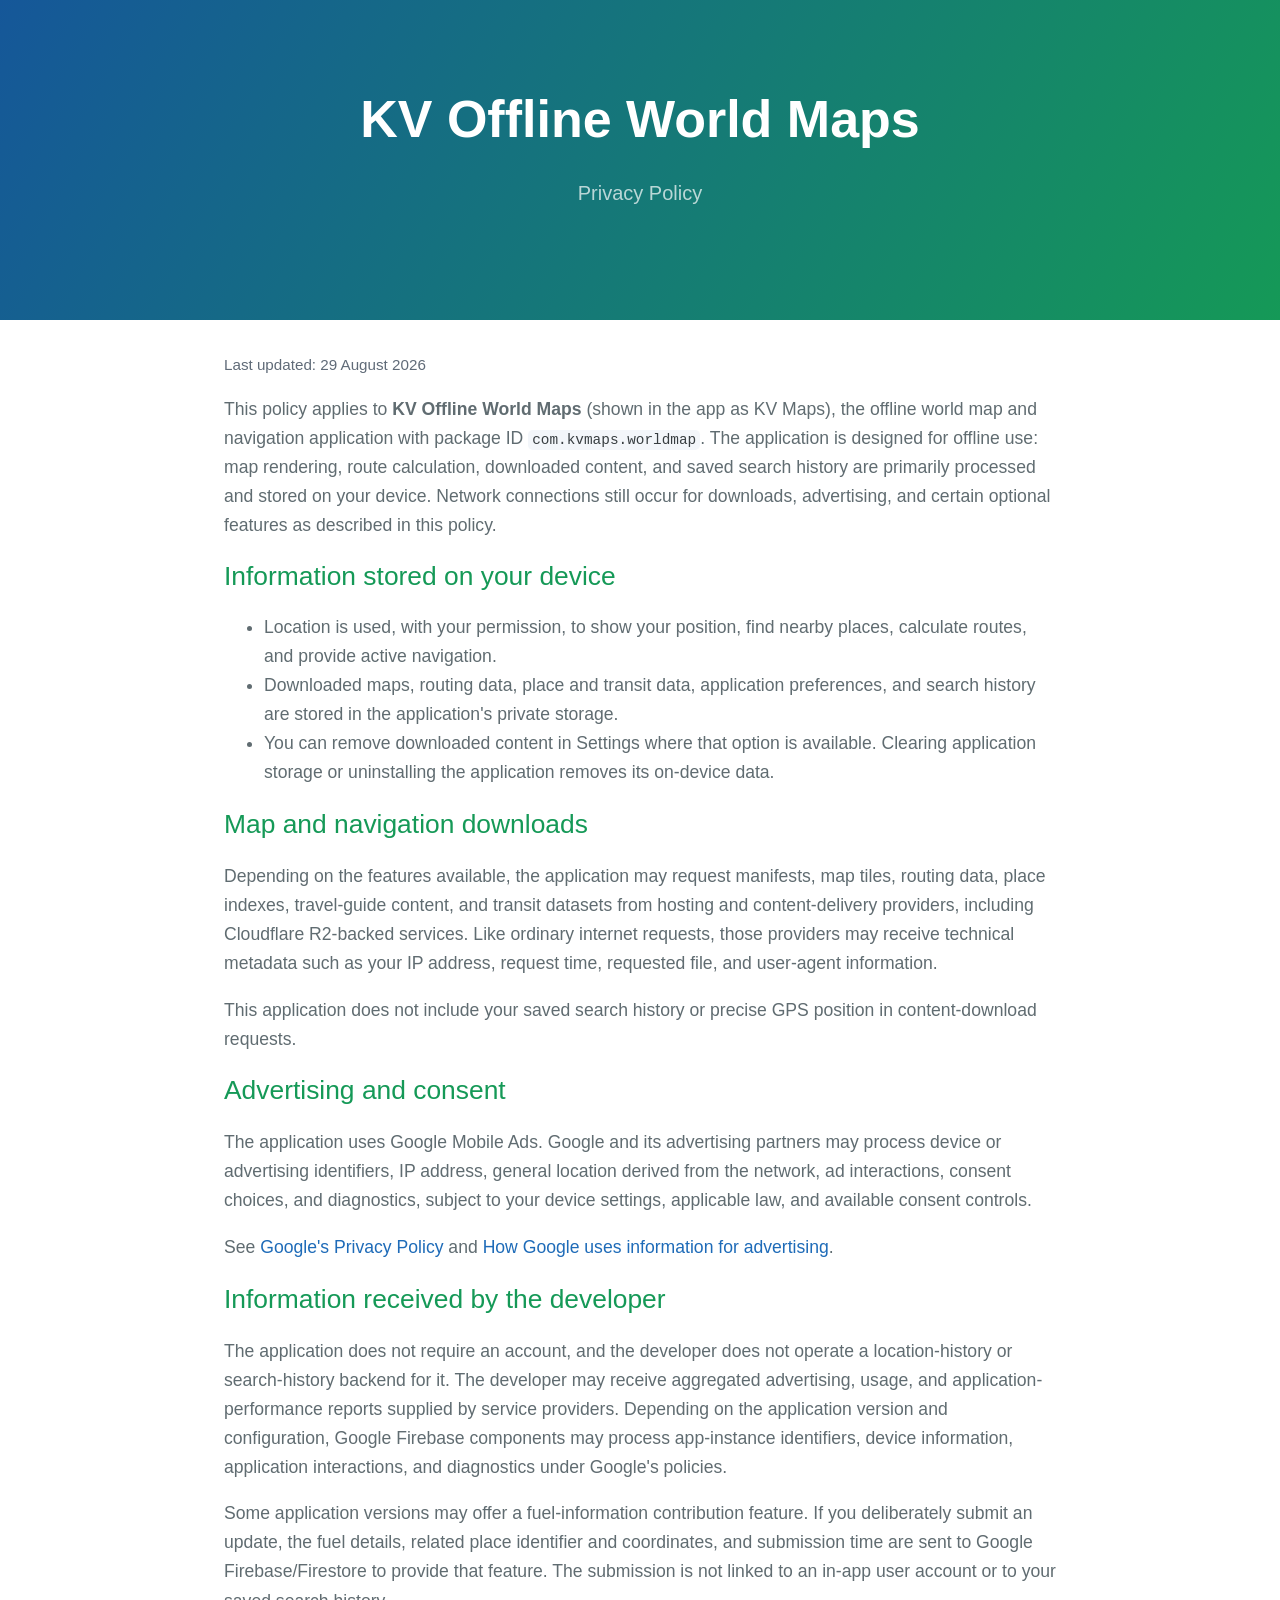
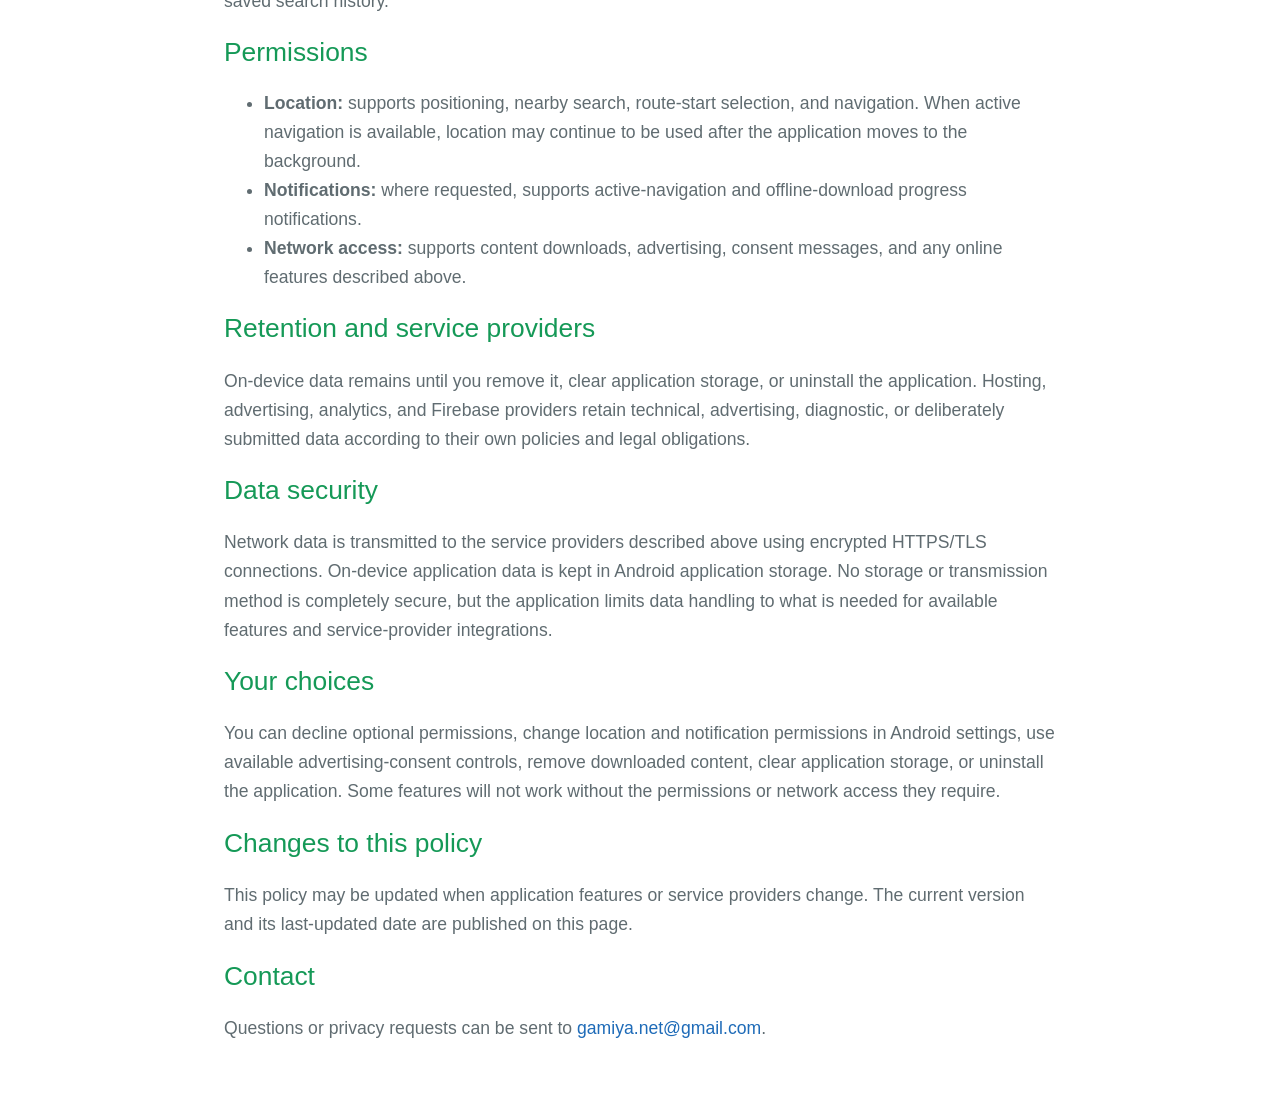
<file: privacy-worldmap.html>
<!DOCTYPE html>
<html lang="en">
  <head>
    <meta charset="UTF-8">
    <meta name="viewport" content="width=device-width, initial-scale=1">
    <meta name="description" content="Privacy policy for KV Offline World Maps.">
    <title>KV Offline World Maps - Privacy Policy</title>
    <link rel="stylesheet" href="stylesheets/normalize.css">
    <link rel="stylesheet" href="stylesheets/stylesheet.css">
    <link rel="stylesheet" href="stylesheets/privacy-policy.css">
  </head>
  <body>
    <header class="page-header">
      <h1 class="project-name">KV Offline World Maps</h1>
      <p class="project-tagline">Privacy Policy</p>
    </header>

    <main class="main-content policy-content">
      <p class="last-updated">Last updated: 29 August 2026</p>
      <p>This policy applies to <strong>KV Offline World Maps</strong> (shown in the app as KV Maps), the offline world map and navigation application with package ID <code>com.kvmaps.worldmap</code>. The application is designed for offline use: map rendering, route calculation, downloaded content, and saved search history are primarily processed and stored on your device. Network connections still occur for downloads, advertising, and certain optional features as described in this policy.</p>

      <section aria-labelledby="on-device">
        <h2 id="on-device">Information stored on your device</h2>
        <ul>
          <li>Location is used, with your permission, to show your position, find nearby places, calculate routes, and provide active navigation.</li>
          <li>Downloaded maps, routing data, place and transit data, application preferences, and search history are stored in the application's private storage.</li>
          <li>You can remove downloaded content in Settings where that option is available. Clearing application storage or uninstalling the application removes its on-device data.</li>
        </ul>
      </section>

      <section aria-labelledby="downloads">
        <h2 id="downloads">Map and navigation downloads</h2>
        <p>Depending on the features available, the application may request manifests, map tiles, routing data, place indexes, travel-guide content, and transit datasets from hosting and content-delivery providers, including Cloudflare R2-backed services. Like ordinary internet requests, those providers may receive technical metadata such as your IP address, request time, requested file, and user-agent information.</p>
        <p>This application does not include your saved search history or precise GPS position in content-download requests.</p>
      </section>

      <section aria-labelledby="advertising">
        <h2 id="advertising">Advertising and consent</h2>
        <p>The application uses Google Mobile Ads. Google and its advertising partners may process device or advertising identifiers, IP address, general location derived from the network, ad interactions, consent choices, and diagnostics, subject to your device settings, applicable law, and available consent controls.</p>
        <p>See <a href="https://policies.google.com/privacy">Google's Privacy Policy</a> and <a href="https://policies.google.com/technologies/ads">How Google uses information for advertising</a>.</p>
      </section>

      <section aria-labelledby="developer-information">
        <h2 id="developer-information">Information received by the developer</h2>
        <p>The application does not require an account, and the developer does not operate a location-history or search-history backend for it. The developer may receive aggregated advertising, usage, and application-performance reports supplied by service providers. Depending on the application version and configuration, Google Firebase components may process app-instance identifiers, device information, application interactions, and diagnostics under Google's policies.</p>
        <p>Some application versions may offer a fuel-information contribution feature. If you deliberately submit an update, the fuel details, related place identifier and coordinates, and submission time are sent to Google Firebase/Firestore to provide that feature. The submission is not linked to an in-app user account or to your saved search history.</p>
      </section>

      <section aria-labelledby="permissions">
        <h2 id="permissions">Permissions</h2>
        <ul>
          <li><strong>Location:</strong> supports positioning, nearby search, route-start selection, and navigation. When active navigation is available, location may continue to be used after the application moves to the background.</li>
          <li><strong>Notifications:</strong> where requested, supports active-navigation and offline-download progress notifications.</li>
          <li><strong>Network access:</strong> supports content downloads, advertising, consent messages, and any online features described above.</li>
        </ul>
      </section>

      <section aria-labelledby="retention">
        <h2 id="retention">Retention and service providers</h2>
        <p>On-device data remains until you remove it, clear application storage, or uninstall the application. Hosting, advertising, analytics, and Firebase providers retain technical, advertising, diagnostic, or deliberately submitted data according to their own policies and legal obligations.</p>
      </section>

      <section aria-labelledby="security">
        <h2 id="security">Data security</h2>
        <p>Network data is transmitted to the service providers described above using encrypted HTTPS/TLS connections. On-device application data is kept in Android application storage. No storage or transmission method is completely secure, but the application limits data handling to what is needed for available features and service-provider integrations.</p>
      </section>

      <section aria-labelledby="choices">
        <h2 id="choices">Your choices</h2>
        <p>You can decline optional permissions, change location and notification permissions in Android settings, use available advertising-consent controls, remove downloaded content, clear application storage, or uninstall the application. Some features will not work without the permissions or network access they require.</p>
      </section>

      <section aria-labelledby="changes">
        <h2 id="changes">Changes to this policy</h2>
        <p>This policy may be updated when application features or service providers change. The current version and its last-updated date are published on this page.</p>
      </section>

      <section aria-labelledby="contact">
        <h2 id="contact">Contact</h2>
        <p>Questions or privacy requests can be sent to <a href="mailto:gamiya.net@gmail.com">gamiya.net@gmail.com</a>.</p>
      </section>
    </main>
  </body>
</html>
</file>
<file: stylesheets/landing.css>
@charset "UTF-8";
:root{--navy:#061e50;--ink:#0b2440;--muted:#54677b;--green:#a6f16c;--blue:#0879ee;--paper:#f5f8fa;--line:#dce5eb;--radius:24px}
*{box-sizing:border-box}html{scroll-behavior:smooth;scroll-padding-top:28px}body{margin:0;color:var(--ink);background:#fff;font-family:Inter,"Avenir Next",Avenir,-apple-system,BlinkMacSystemFont,"Segoe UI",sans-serif;-webkit-font-smoothing:antialiased}a{color:inherit}img{max-width:100%;height:auto;display:block}button,a{-webkit-tap-highlight-color:transparent}a:focus-visible,summary:focus-visible{outline:3px solid #008ceb;outline-offset:5px}a{text-decoration:none}.wrap{width:min(1240px,calc(100% - 96px));margin-inline:auto}.skip-link{position:absolute;left:20px;top:-100px;z-index:10;padding:14px;background:white;color:var(--ink);border-radius:8px}.skip-link:focus{top:12px}.hero-shell{position:relative;isolation:isolate;background:var(--navy);color:white;overflow:hidden}.hero-shell:before{content:"";position:absolute;inset:0;z-index:-2;background:url("../assets/world-map-landscape.webp") center top/cover no-repeat}.hero-shell:after{content:"";position:absolute;inset:0;z-index:-1;background:linear-gradient(90deg,rgba(4,20,59,.7),rgba(4,20,59,.25) 47%,transparent 75%)}.site-header{display:flex;align-items:center;justify-content:space-between;gap:30px;min-height:112px;border-bottom:1px solid #ffffff26}.brand{display:flex;align-items:center;gap:12px;white-space:nowrap;font-size:22px;letter-spacing:1.5px;font-weight:750}.brand b{font-weight:400}.brand img{padding:4px;background:#fff;border-radius:12px}.site-header nav{display:flex;align-items:center;gap:36px;font-size:14px;font-weight:550}.site-header nav>a:not(.nav-download){color:#e2eaf5}.site-header nav>a:hover{color:var(--green)}.nav-download{padding:12px 19px;border:1px solid #ffffff60;border-radius:100px;display:flex;align-items:center;gap:22px}.hero{min-height:640px;display:flex;align-items:center;position:relative;padding-block:64px 94px}.hero-copy{max-width:650px}.eyebrow{font-size:11px;font-weight:750;letter-spacing:2.2px;display:flex;gap:10px;align-items:center;margin:0 0 26px}.status-dot{width:7px;height:7px;border-radius:50%;background:var(--green);display:inline-block;flex-shrink:0;box-shadow:0 0 0 5px #a6f16c14}h1{font-size:clamp(48px,5.3vw,76px);font-weight:650;line-height:1.05;letter-spacing:-3.8px;margin:0 0 27px}h1 em{display:block;color:var(--green);font-style:normal}.hero-description{max-width:440px;color:#d5e4f8;font-size:17px;line-height:1.75;margin:0 0 30px}.button{display:inline-flex;align-items:center;justify-content:center;gap:12px;padding:18px 24px;font-size:14px;font-weight:750;border-radius:9px;transition:background .2s,transform .2s}.button:hover{transform:translateY(-2px)}.button-green{background:var(--green);color:#142c20;box-shadow:0 5px 25px #05234d26}.button-green:hover{background:#bcff89}.button svg{width:21px;height:21px;fill:currentColor}.button>span:last-child{margin-left:12px;font-size:20px}.hero-note{font-size:11px;color:#c3d3e9;margin:17px 0 0}.hero-note span{margin:0 8px}.hero-caption{position:absolute;right:0;bottom:28px;display:flex;align-items:center;gap:12px;font-size:11px;color:#fff;background:#052657b3;backdrop-filter:blur(12px);padding:13px 18px;border:1px solid #ffffff26;border-radius:50px}.benefits{display:flex;justify-content:space-between;gap:20px;padding-block:25px;border-top:1px solid #ffffff30;font-size:13px;font-weight:550}.benefits span{display:flex;align-items:center;gap:13px}.benefits i{font-style:normal;font-size:22px;color:var(--green)}
.section-space{padding-block:108px}.blue-label{color:#1769b4}.section-heading{display:flex;justify-content:space-between;align-items:flex-end;gap:48px;margin-bottom:48px}h2{font-size:clamp(34px,3.4vw,49px);font-weight:650;letter-spacing:-1.8px;line-height:1.12;margin:0}.section-heading>p{max-width:380px;margin:0 0 4px;font-size:15px;line-height:1.8;color:var(--muted)}.screenshot-grid{display:grid;grid-template-columns:repeat(4,minmax(0,1fr));gap:24px}figure{margin:0;min-width:0}.screenshot{border-radius:18px;overflow:hidden;background:#0c7cdc;box-shadow:0 12px 30px #102e5212;transition:transform .3s}.screenshot:hover{transform:translateY(-5px)}.screenshot img{width:100%;aspect-ratio:9/16}.screenshot-grid figcaption{padding:24px 3px 0}.feature-number{font-size:9px;font-weight:750;letter-spacing:1.4px;color:#2975af}h3{font-size:18px;letter-spacing:-.4px;font-weight:650;line-height:1.4;margin:10px 0 8px}.screenshot-grid p{font-size:13px;line-height:1.75;color:var(--muted);margin:0}.offline-section{background:#eef5f6;overflow:hidden}.offline-layout{display:grid;grid-template-columns:1fr 1fr;gap:90px;align-items:center;padding-block:80px}.offline-visual{position:relative;padding:0 60px 0 44px}.offline-image{width:min(100%,310px);margin:auto;transform:rotate(-5deg);border-radius:23px;overflow:hidden;box-shadow:0 32px 60px #0a3c6129}.offline-image img{width:100%}.offline-label{position:absolute;bottom:52px;right:0;display:flex;align-items:center;gap:14px;background:#fff;border:1px solid #e3eeee;padding:18px 22px;box-shadow:0 12px 40px #163d5314;border-radius:14px}.offline-label-icon{background:#e2f8d8;color:#285c1b;border-radius:50%;width:40px;height:40px;display:grid;place-items:center;font-size:24px}.offline-label strong{display:block;font-size:13px}.offline-label small{display:block;font-size:11px;color:var(--muted);margin-top:5px}.section-description{font-size:15px;line-height:1.8;color:var(--muted);margin:24px 0}.steps{list-style:none;margin:28px 0;padding:0;display:grid;gap:23px}.steps li{display:flex;gap:16px}.step-number{display:grid;place-items:center;width:30px;height:30px;border:1px solid #b5c8d5;border-radius:50%;flex-shrink:0;font-size:12px;font-weight:650;color:#276fa8;margin-top:3px}.steps h3{margin:0 0 5px;font-size:15px}.steps p{margin:0;font-size:13px;line-height:1.65;color:var(--muted)}.fine-print{font-size:10px;line-height:1.7;color:#657789;max-width:460px}.faq-section{display:grid;grid-template-columns:.85fr 1.15fr;gap:90px}.text-link{display:inline-flex;align-items:center;gap:15px;color:#116bc1;font-size:13px;font-weight:650;margin-top:26px}.text-link:hover{text-decoration:underline}.faq-list{border-top:1px solid var(--line)}details{border-bottom:1px solid var(--line)}summary{cursor:pointer;list-style:none;font-size:15px;font-weight:600;padding:25px 32px 25px 0;position:relative}summary::-webkit-details-marker{display:none}summary:after{content:"+";position:absolute;right:3px;font-size:22px;font-weight:400;top:20px;color:#1871ba}details[open] summary:after{content:"−"}details p{font-size:14px;line-height:1.8;color:var(--muted);margin:0;padding:0 30px 24px 0}details a{text-decoration:underline;text-underline-offset:3px;color:#1264aa}.download-section{color:white;background:var(--navy);position:relative;isolation:isolate;overflow:hidden}.download-section:before{content:"";position:absolute;inset:0;z-index:-1;background:linear-gradient(90deg,#061e50e8,#061e50b8),url("../assets/world-map-landscape.webp") center 55%/cover}.download-inner{padding-block:72px;display:flex;align-items:center;justify-content:space-between;gap:32px}.download-inner .eyebrow{font-size:9px;color:#c3d8ef;margin-bottom:20px}.download-inner h2{font-size:42px}.download-inner h2 span{color:var(--green)}.download-action p{font-size:11px;text-align:center;color:#bdd1eb;margin:15px 0 0}.site-footer{padding-top:52px}.footer-top{display:flex;justify-content:space-between;gap:30px;align-items:center;padding-bottom:36px}.footer-top .brand{font-size:20px}.footer-top p{color:var(--muted);font-size:12px;margin-top:16px}.footer-contact{display:grid;gap:15px}.footer-label{font-size:9px;font-weight:750;letter-spacing:1.4px;color:#61798e}.footer-contact>a{font-size:14px}.footer-contact>a:hover{color:#126bc1}.footer-contact>a>span{margin-left:20px}.privacy-links{padding-block:26px;border-block:1px solid var(--line);display:flex;align-items:center;gap:36px}.privacy-links nav{display:flex;flex-wrap:wrap;gap:20px;font-size:12px}.privacy-links a:hover,.footer-bottom a:hover{text-decoration:underline}.footer-bottom{display:flex;justify-content:space-between;gap:20px;padding-block:26px;font-size:10px;color:#617587}
@media(min-width:1600px){.hero-shell:before{background-position:center 44%}}
@media(max-width:1000px){.wrap{width:calc(100% - 56px)}.site-header nav{gap:22px}.hero-shell:before{background-position:60% center}.hero-shell:after{background:linear-gradient(90deg,rgba(4,20,59,.92),rgba(4,20,59,.62) 45%,rgba(4,20,59,.05))}.hero-copy{max-width:540px}.hero-caption{font-size:10px}.hero{min-height:620px}}
@media(max-width:640px){.wrap{width:calc(100% - 40px)}.site-header{min-height:88px;gap:14px}.brand{font-size:18px;gap:9px}.brand img{width:38px;height:38px}.site-header nav>a:not(.nav-download){display:none}.nav-download{padding:10px 13px;gap:12px;font-size:12px}.hero{min-height:770px;align-items:flex-start;padding-block:48px 270px}.hero-shell:before{background-size:auto 540px;background-position:70% bottom}.hero-shell:after{background:linear-gradient(180deg,#061e50 0%,#061e50 39%,rgba(6,30,80,.88) 48%,rgba(6,30,80,.1) 75%,rgba(6,30,80,.3))}h1{font-size:clamp(43px,10.5vw,65px);letter-spacing:-2.3px;margin-bottom:24px}.eyebrow{font-size:9px;letter-spacing:1.5px;margin-bottom:24px}.hero-description{font-size:15px;max-width:365px;line-height:1.7}.hero-caption{bottom:19px;font-size:9px;padding:11px 12px;right:auto;left:0}.hero-note{font-size:10px}.benefits{width:100%;padding:18px 20px;gap:12px;background:#051d4dc9;font-size:10px;align-items:flex-start}.benefits span{flex:1;flex-direction:column;gap:5px;text-align:center}.benefits i{font-size:20px}.button{padding:16px 19px}}
@media(prefers-reduced-motion:reduce){html{scroll-behavior:auto}*,*:before,*:after{transition:none!important;animation:none!important}}
@media(max-width:1000px){.section-space{padding-block:76px}.screenshot-grid{gap:18px}.screenshot-grid h3{font-size:16px}.offline-layout{gap:36px}.offline-visual{padding:0 30px 0 0}.offline-label{padding:14px;bottom:25px}.faq-section{gap:40px}.privacy-links{align-items:flex-start;flex-direction:column;gap:16px}.download-inner h2{font-size:35px}}
@media(max-width:760px){.screenshot-grid{grid-template-columns:repeat(2,minmax(0,1fr));gap:32px 20px}.section-heading{display:block}.section-heading>p{margin-top:24px;max-width:470px}.offline-layout{gap:50px;grid-template-columns:1fr;padding-block:65px}.offline-copy{grid-row:1}.offline-visual{padding:0 35px 0 15px;max-width:360px;margin-inline:auto}.offline-image{max-width:250px}.offline-label{right:-4px}.faq-section{grid-template-columns:1fr;gap:36px}.download-inner{align-items:flex-start;flex-direction:column;gap:32px}.footer-top{align-items:flex-start}.footer-bottom{flex-wrap:wrap}}
@media(max-width:640px){.section-space{padding-block:60px}.section-heading{margin-bottom:32px}.section-heading>p{font-size:14px}h2{font-size:35px;letter-spacing:-1.3px}.screenshot-grid{gap:32px 14px}.screenshot{border-radius:12px}.screenshot-grid figcaption{padding:18px 1px 0}.feature-number{font-size:8px;letter-spacing:1px}.screenshot-grid h3{font-size:15px;line-height:1.4}.screenshot-grid p{font-size:12px}.section-description{font-size:14px}.offline-layout{padding-block:52px}.offline-label{bottom:28px}.faq-section summary{font-size:14px}.download-inner{padding-block:50px}.download-inner h2{font-size:35px}.footer-top{flex-direction:column;gap:22px;padding-bottom:28px}.privacy-links nav{gap:17px 20px;line-height:1.5}.footer-bottom{font-size:9px;gap:14px}.footer-bottom>span:nth-child(2){order:3;flex-basis:100%}.footer-bottom>a{margin-left:auto}}
</file>
<file: stylesheets/stylesheet.css>
* {
  box-sizing: border-box; }

body {
  padding: 0;
  margin: 0;
  font-family: "Open Sans", "Helvetica Neue", Helvetica, Arial, sans-serif;
  font-size: 16px;
  line-height: 1.5;
  color: #606c71; }

a {
  color: #1e6bb8;
  text-decoration: none; }
  a:hover {
    text-decoration: underline; }

.btn {
  display: inline-block;
  margin-bottom: 1rem;
  color: rgba(255, 255, 255, 0.7);
  background-color: rgba(255, 255, 255, 0.08);
  border-color: rgba(255, 255, 255, 0.2);
  border-style: solid;
  border-width: 1px;
  border-radius: 0.3rem;
  transition: color 0.2s, background-color 0.2s, border-color 0.2s; }
  .btn + .btn {
    margin-left: 1rem; }

.btn:hover {
  color: rgba(255, 255, 255, 0.8);
  text-decoration: none;
  background-color: rgba(255, 255, 255, 0.2);
  border-color: rgba(255, 255, 255, 0.3); }

@media screen and (min-width: 64em) {
  .btn {
    padding: 0.75rem 1rem; } }

@media screen and (min-width: 42em) and (max-width: 64em) {
  .btn {
    padding: 0.6rem 0.9rem;
    font-size: 0.9rem; } }

@media screen and (max-width: 42em) {
  .btn {
    display: block;
    width: 100%;
    padding: 0.75rem;
    font-size: 0.9rem; }
    .btn + .btn {
      margin-top: 1rem;
      margin-left: 0; } }

.page-header {
  color: #fff;
  text-align: center;
  background-color: #159957;
  background-image: linear-gradient(120deg, #155799, #159957); }

@media screen and (min-width: 64em) {
  .page-header {
    padding: 5rem 6rem; } }

@media screen and (min-width: 42em) and (max-width: 64em) {
  .page-header {
    padding: 3rem 4rem; } }

@media screen and (max-width: 42em) {
  .page-header {
    padding: 2rem 1rem; } }

.project-name {
  margin-top: 0;
  margin-bottom: 0.1rem; }

@media screen and (min-width: 64em) {
  .project-name {
    font-size: 3.25rem; } }

@media screen and (min-width: 42em) and (max-width: 64em) {
  .project-name {
    font-size: 2.25rem; } }

@media screen and (max-width: 42em) {
  .project-name {
    font-size: 1.75rem; } }

.project-tagline {
  margin-bottom: 2rem;
  font-weight: normal;
  opacity: 0.7; }

@media screen and (min-width: 64em) {
  .project-tagline {
    font-size: 1.25rem; } }

@media screen and (min-width: 42em) and (max-width: 64em) {
  .project-tagline {
    font-size: 1.15rem; } }

@media screen and (max-width: 42em) {
  .project-tagline {
    font-size: 1rem; } }

.main-content :first-child {
  margin-top: 0; }
.main-content img {
  max-width: 100%; }
.main-content h1, .main-content h2, .main-content h3, .main-content h4, .main-content h5, .main-content h6 {
  margin-top: 2rem;
  margin-bottom: 1rem;
  font-weight: normal;
  color: #159957; }
.main-content p {
  margin-bottom: 1em; }
.main-content code {
  padding: 2px 4px;
  font-family: Consolas, "Liberation Mono", Menlo, Courier, monospace;
  font-size: 0.9rem;
  color: #383e41;
  background-color: #f3f6fa;
  border-radius: 0.3rem; }
.main-content pre {
  padding: 0.8rem;
  margin-top: 0;
  margin-bottom: 1rem;
  font: 1rem Consolas, "Liberation Mono", Menlo, Courier, monospace;
  color: #567482;
  word-wrap: normal;
  background-color: #f3f6fa;
  border: solid 1px #dce6f0;
  border-radius: 0.3rem; }
  .main-content pre > code {
    padding: 0;
    margin: 0;
    font-size: 0.9rem;
    color: #567482;
    word-break: normal;
    white-space: pre;
    background: transparent;
    border: 0; }
.main-content .highlight {
  margin-bottom: 1rem; }
  .main-content .highlight pre {
    margin-bottom: 0;
    word-break: normal; }
.main-content .highlight pre, .main-content pre {
  padding: 0.8rem;
  overflow: auto;
  font-size: 0.9rem;
  line-height: 1.45;
  border-radius: 0.3rem; }
.main-content pre code, .main-content pre tt {
  display: inline;
  max-width: initial;
  padding: 0;
  margin: 0;
  overflow: initial;
  line-height: inherit;
  word-wrap: normal;
  background-color: transparent;
  border: 0; }
  .main-content pre code:before, .main-content pre code:after, .main-content pre tt:before, .main-content pre tt:after {
    content: normal; }
.main-content ul, .main-content ol {
  margin-top: 0; }
.main-content blockquote {
  padding: 0 1rem;
  margin-left: 0;
  color: #819198;
  border-left: 0.3rem solid #dce6f0; }
  .main-content blockquote > :first-child {
    margin-top: 0; }
  .main-content blockquote > :last-child {
    margin-bottom: 0; }
.main-content table {
  display: block;
  width: 100%;
  overflow: auto;
  word-break: normal;
  word-break: keep-all; }
  .main-content table th {
    font-weight: bold; }
  .main-content table th, .main-content table td {
    padding: 0.5rem 1rem;
    border: 1px solid #e9ebec; }
.main-content dl {
  padding: 0; }
  .main-content dl dt {
    padding: 0;
    margin-top: 1rem;
    font-size: 1rem;
    font-weight: bold; }
  .main-content dl dd {
    padding: 0;
    margin-bottom: 1rem; }
.main-content hr {
  height: 2px;
  padding: 0;
  margin: 1rem 0;
  background-color: #eff0f1;
  border: 0; }

@media screen and (min-width: 64em) {
  .main-content {
    max-width: 64rem;
    padding: 2rem 6rem;
    margin: 0 auto;
    font-size: 1.1rem; } }

@media screen and (min-width: 42em) and (max-width: 64em) {
  .main-content {
    padding: 2rem 4rem;
    font-size: 1.1rem; } }

@media screen and (max-width: 42em) {
  .main-content {
    padding: 2rem 1rem;
    font-size: 1rem; } }

.site-footer {
  padding-top: 2rem;
  margin-top: 2rem;
  border-top: solid 1px #eff0f1; }

.site-footer-owner {
  display: block;
  font-weight: bold; }

.site-footer-credits {
  color: #819198; }

@media screen and (min-width: 64em) {
  .site-footer {
    font-size: 1rem; } }

@media screen and (min-width: 42em) and (max-width: 64em) {
  .site-footer {
    font-size: 1rem; } }

@media screen and (max-width: 42em) {
  .site-footer {
    font-size: 0.9rem; } }
</file>
<file: stylesheets/privacy-policy.css>
.policy-content {
  max-width: 64rem;
}

.policy-content p,
.policy-content li {
  line-height: 1.65;
}

.last-updated {
  color: #606b78;
  font-size: 0.95rem;
}

.app-list {
  display: grid;
  grid-template-columns: repeat(auto-fit, minmax(18rem, 1fr));
  gap: 0.65rem 1.5rem;
  margin: 1.25rem 0 2rem;
  padding: 0;
  list-style: none;
}

.app-list li {
  break-inside: avoid;
  border-left: 3px solid #159957;
  padding-left: 0.75rem;
}

.app-list strong,
.app-list code {
  display: block;
}

.app-list code {
  margin-top: 0.15rem;
  overflow-wrap: anywhere;
  color: #606b78;
  font-size: 0.78rem;
}

.policy-content section {
  scroll-margin-top: 1rem;
}

.policy-content a {
  overflow-wrap: anywhere;
}

@media (max-width: 480px) {
  .app-list {
    grid-template-columns: 1fr;
  }
}
</file>
